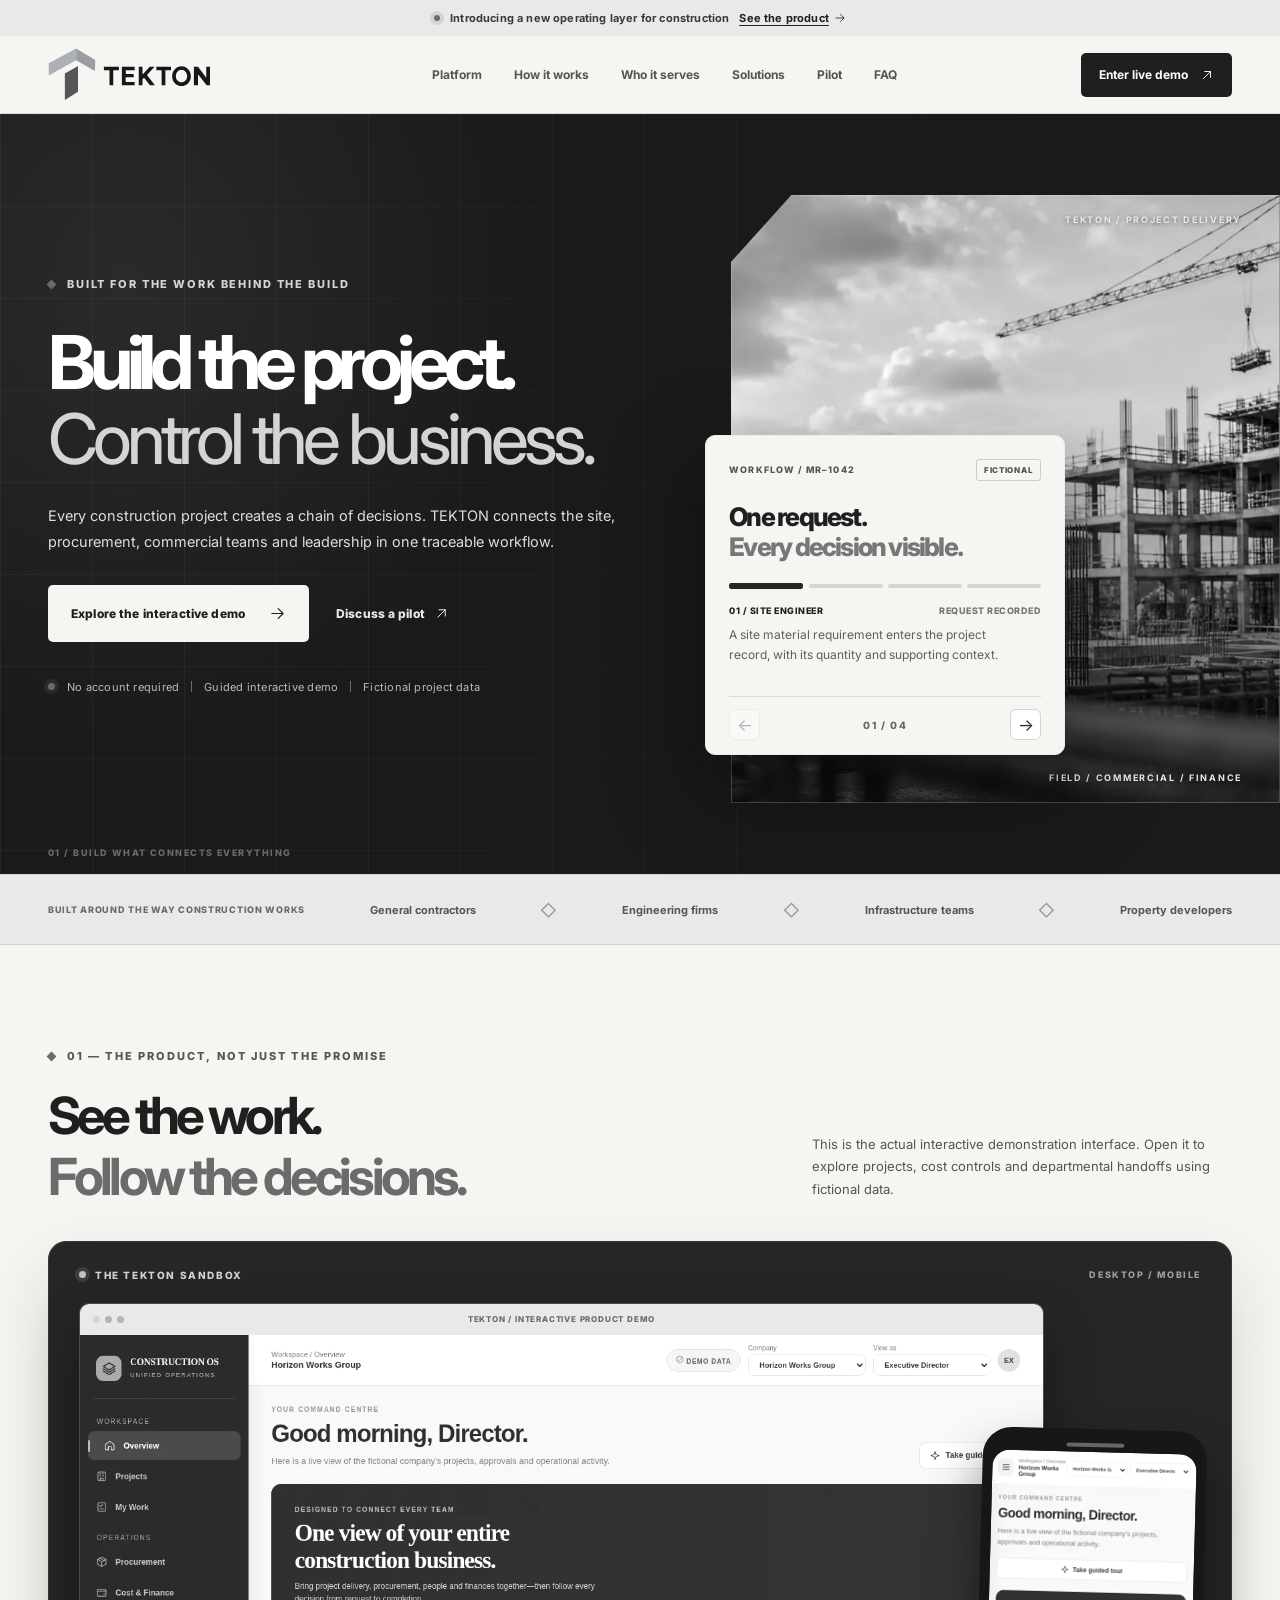
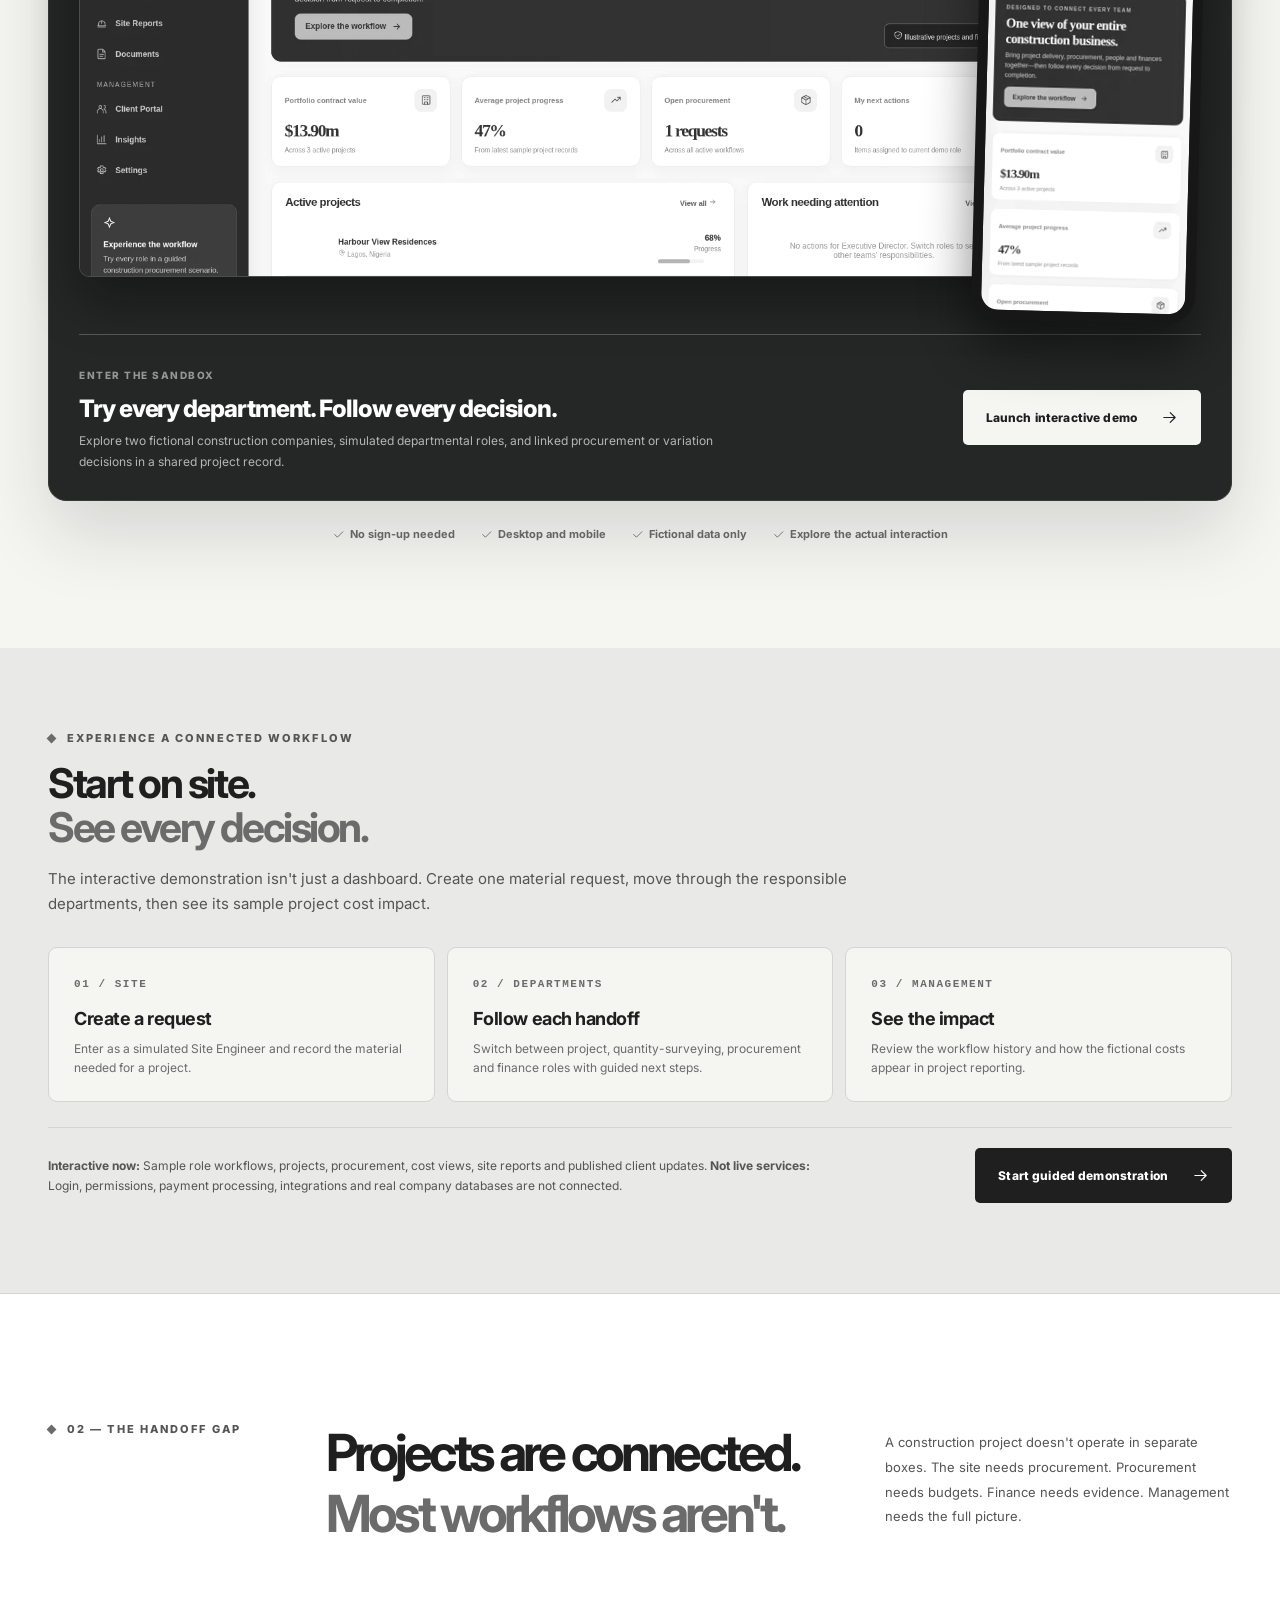
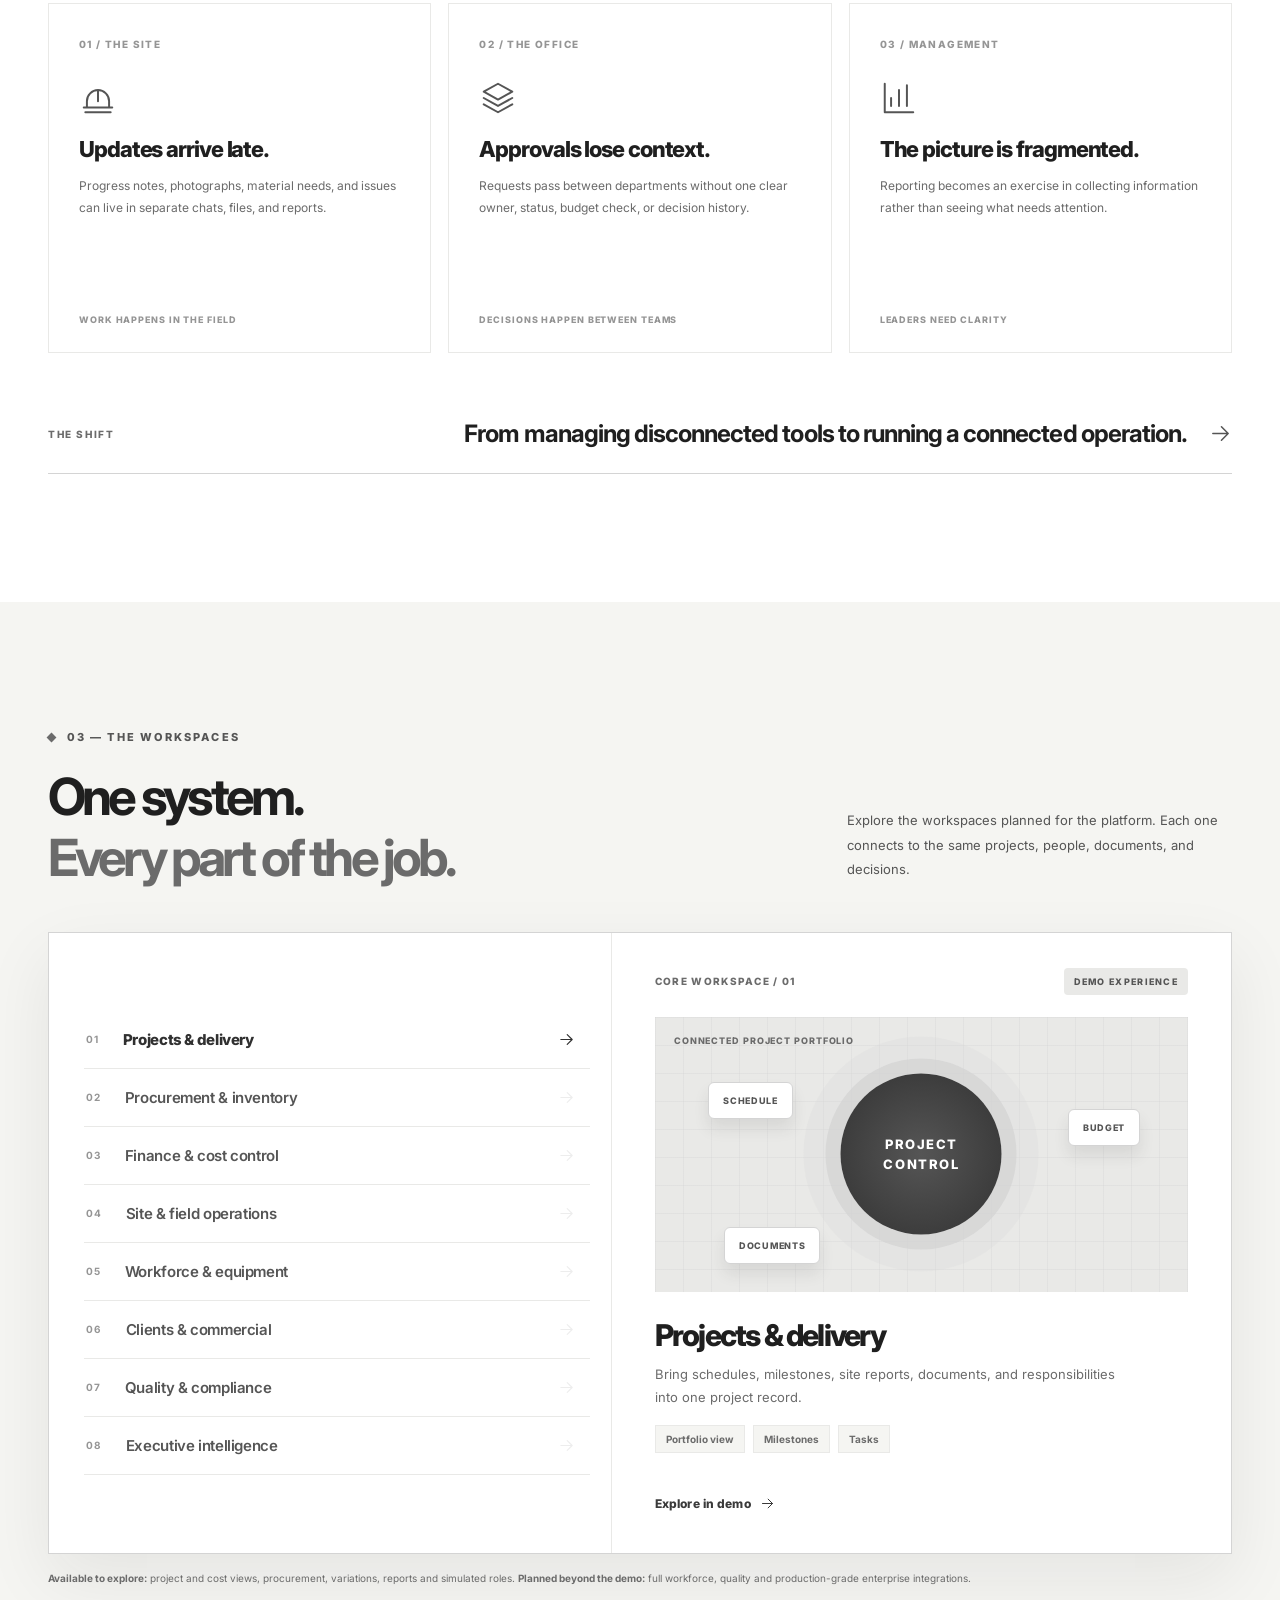
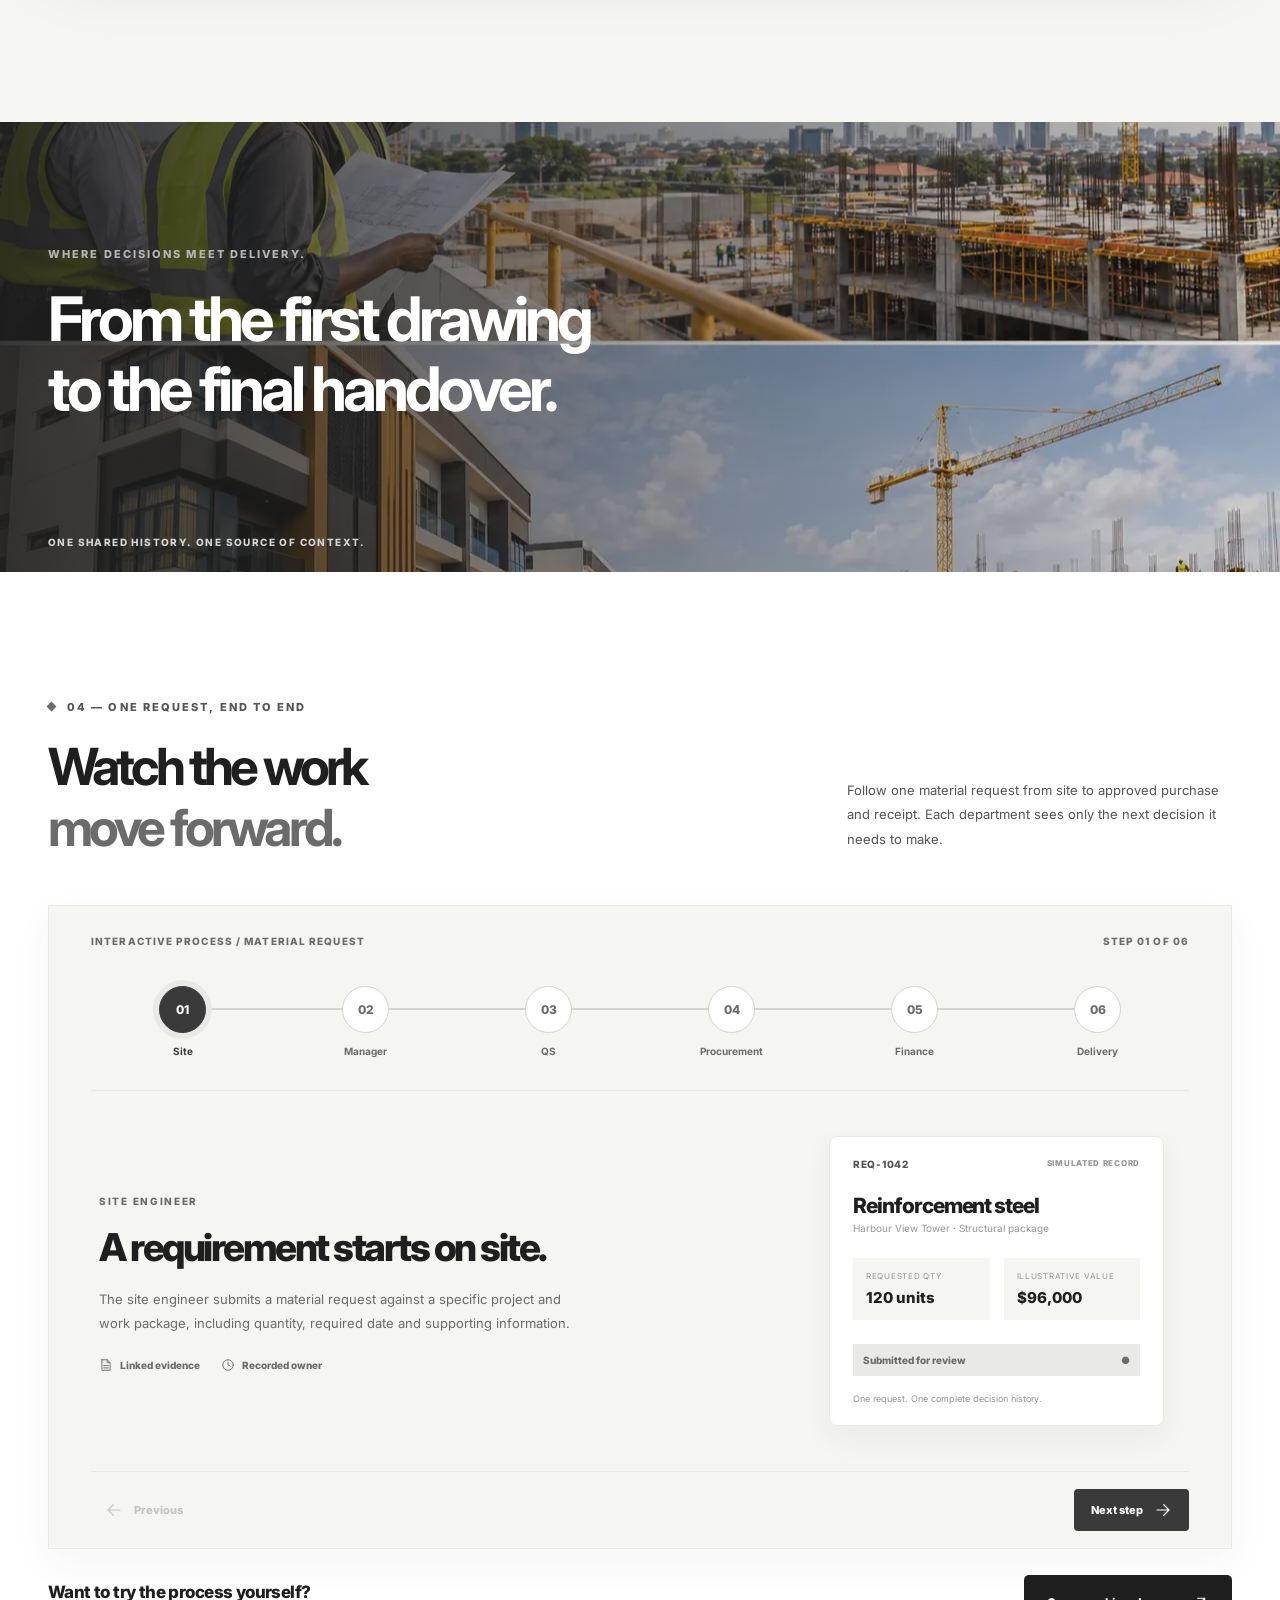
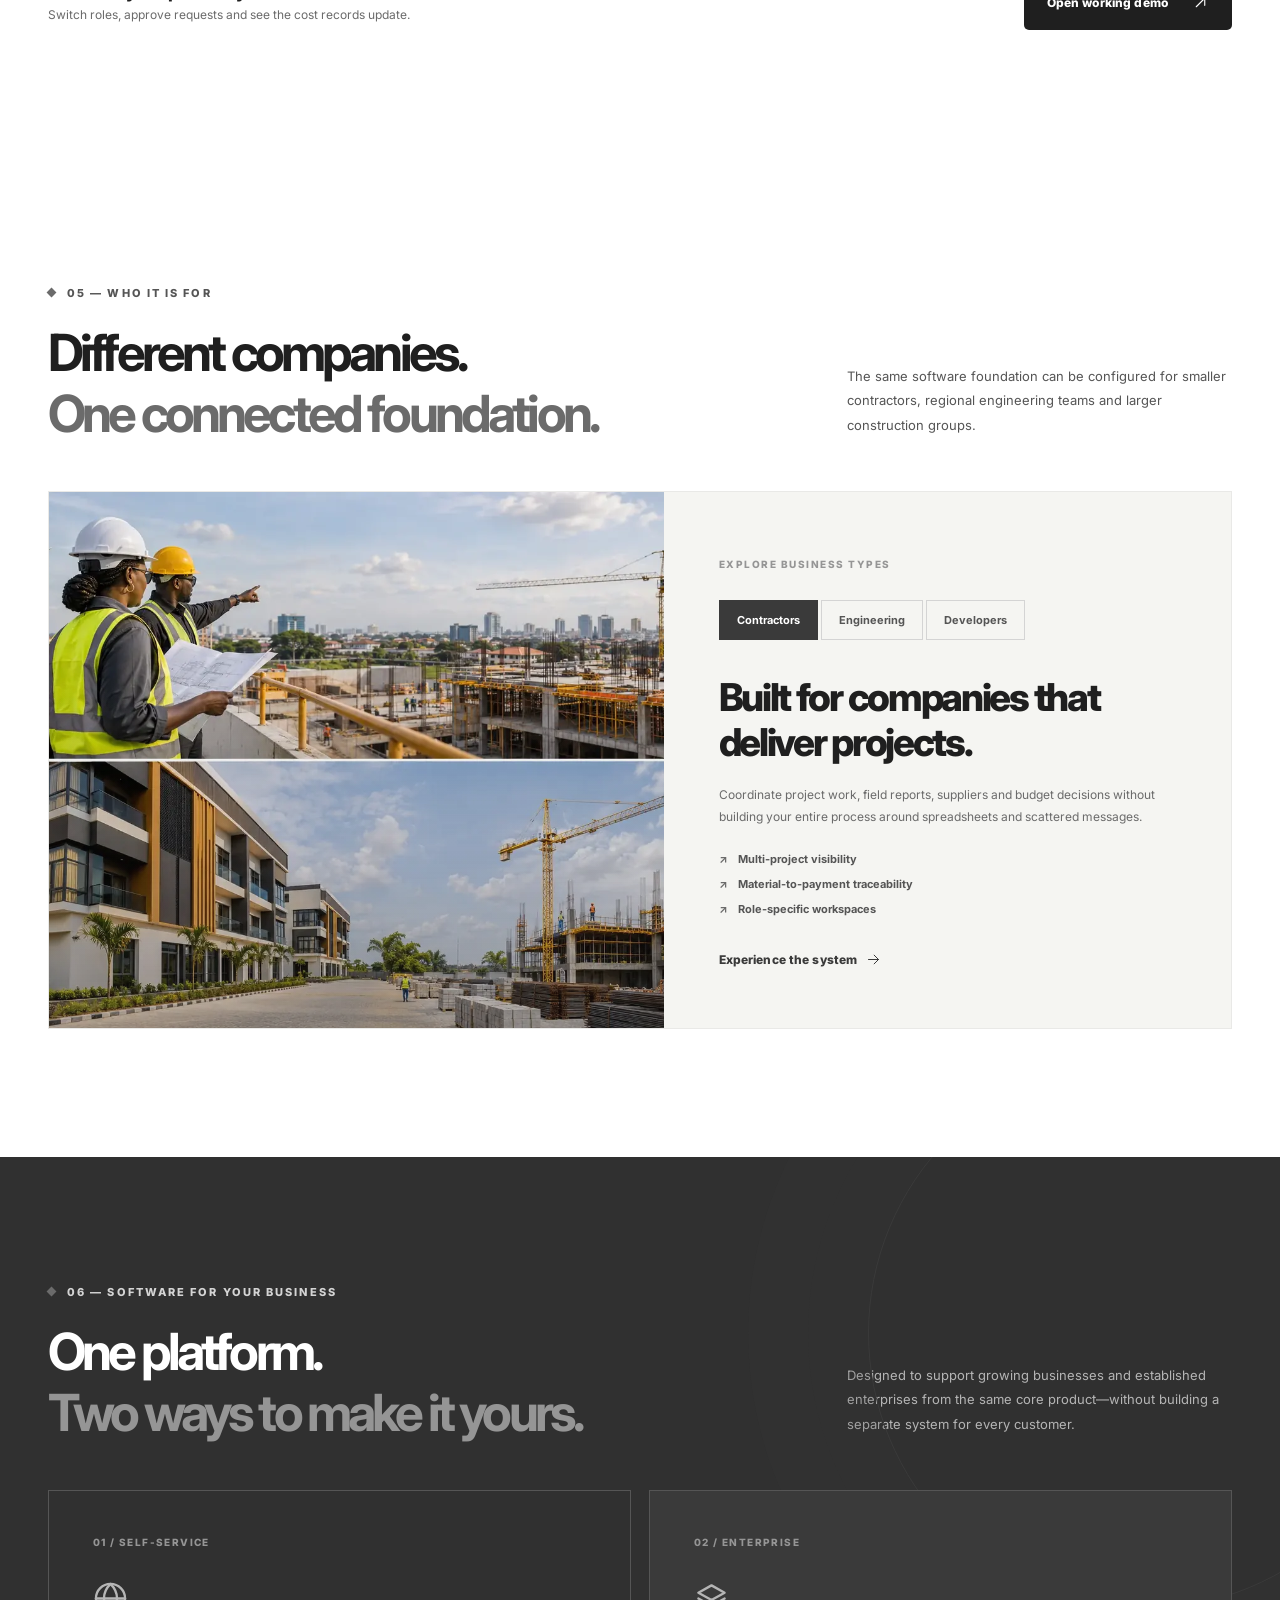
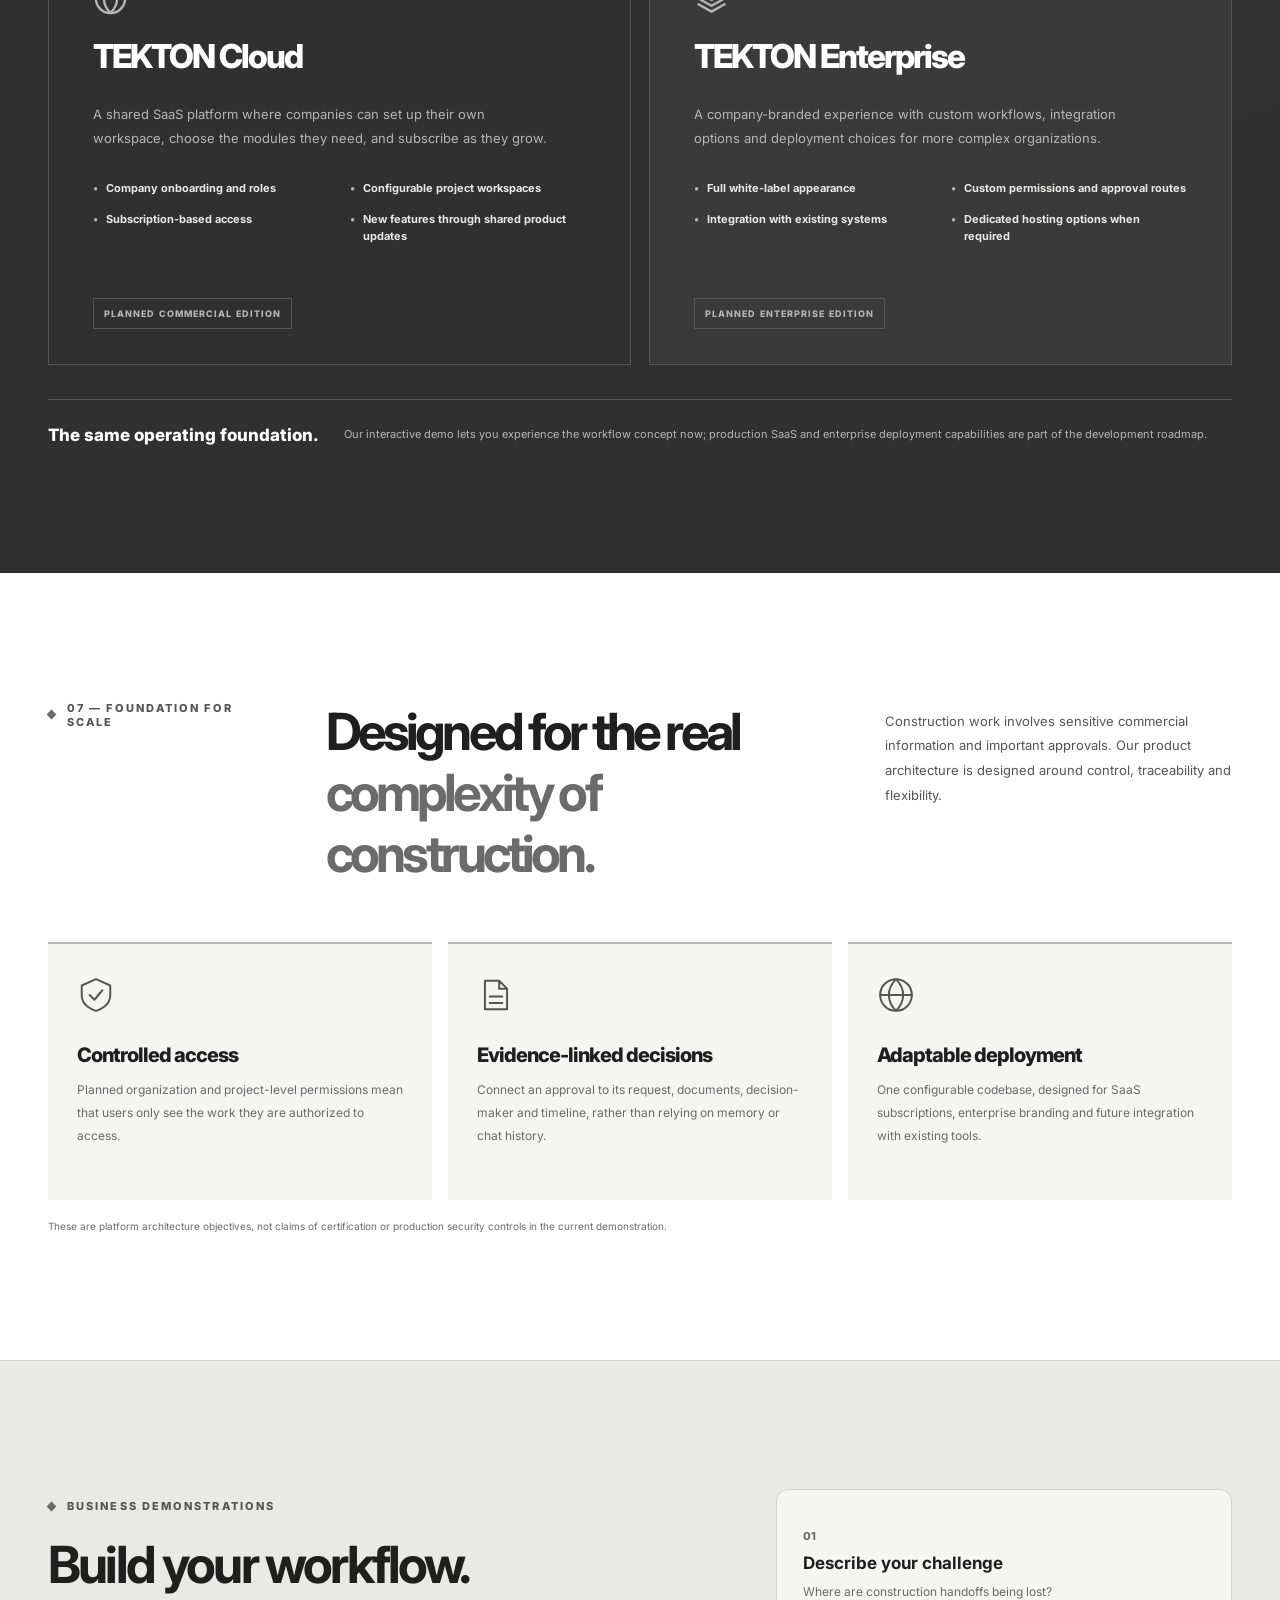
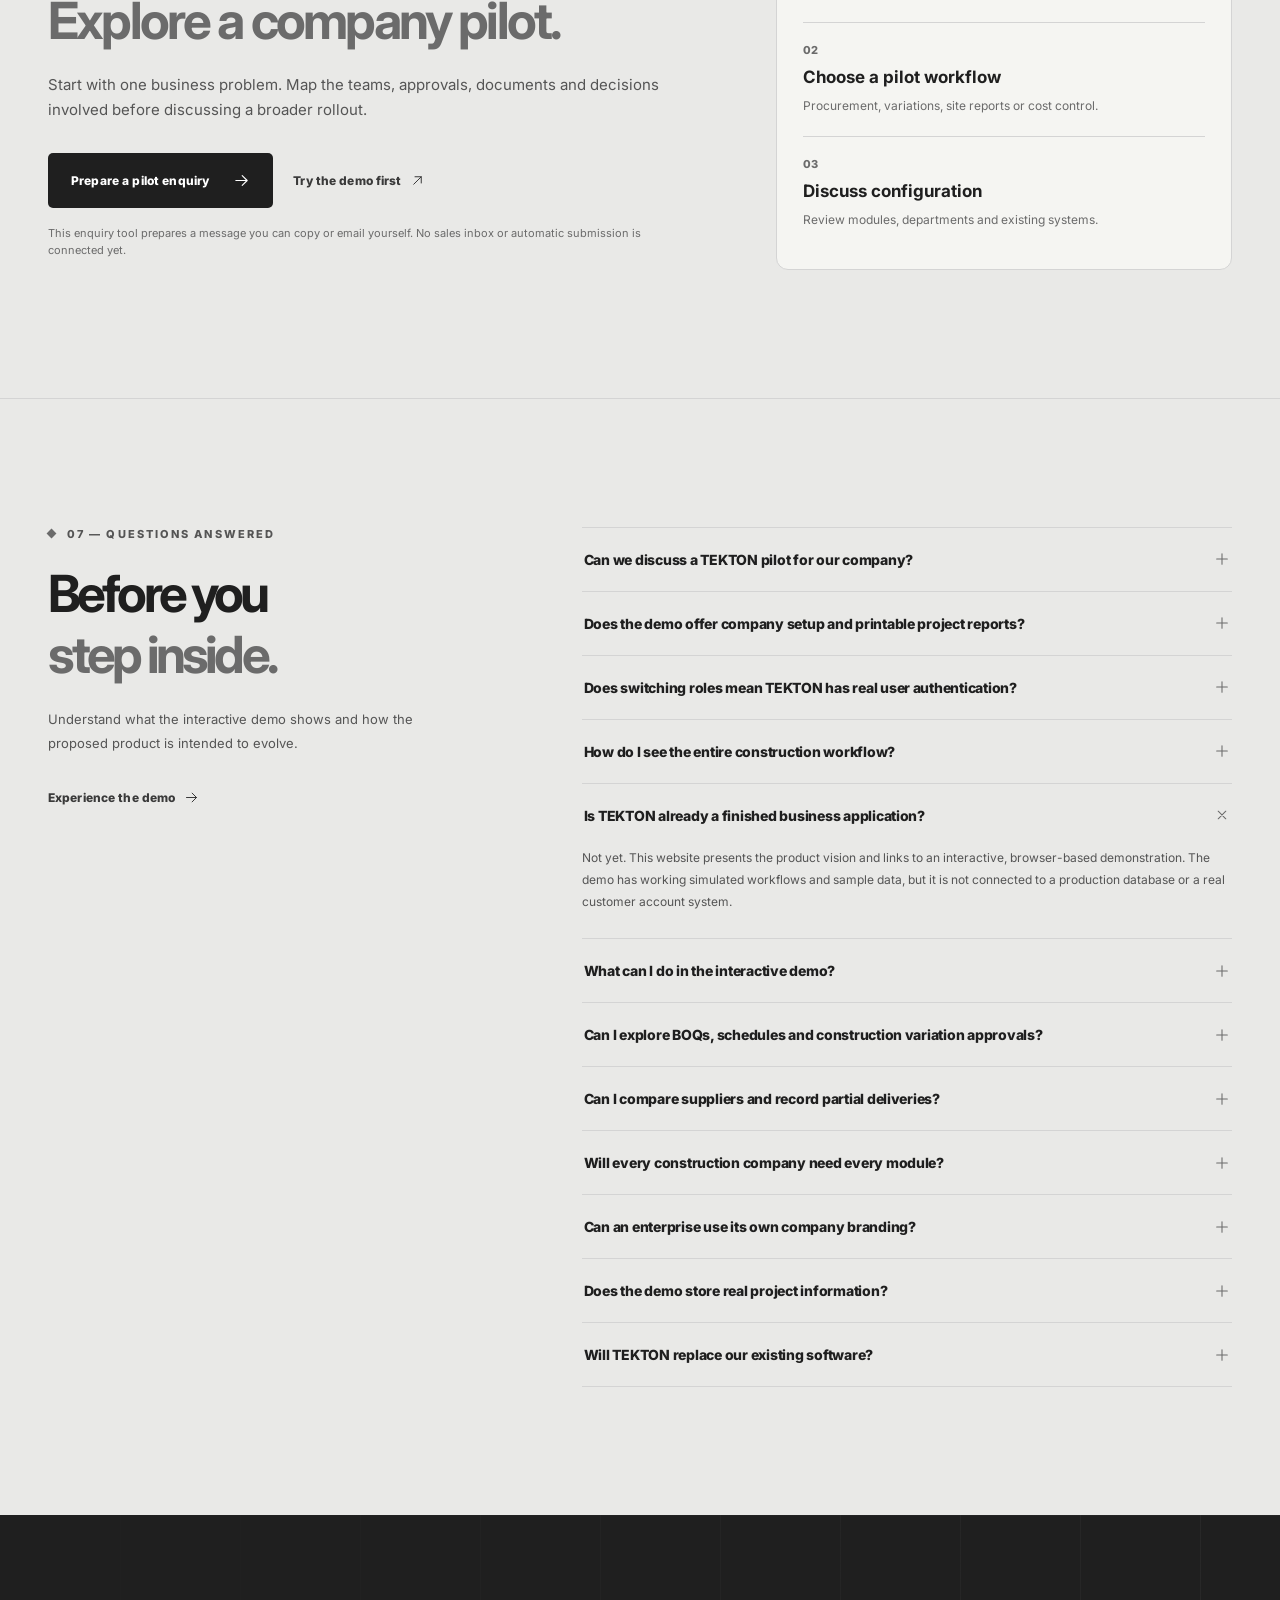
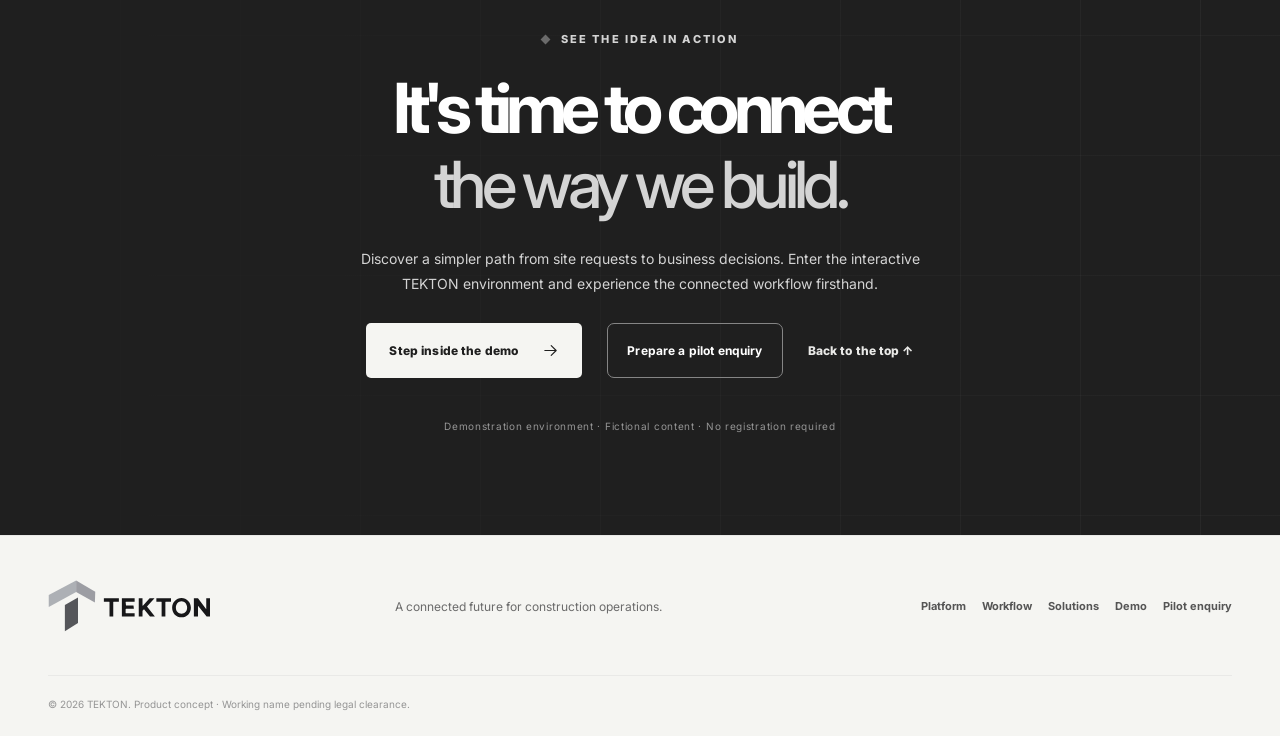
<file: index.html>
<!DOCTYPE html>
<html lang="en">
<head>
  <meta charset="UTF-8"/>
  <meta name="viewport" content="width=device-width, initial-scale=1"/>
  <meta name="theme-color" content="#1F1F1F"/>
  <meta name="description" content="TEKTON is a proposed construction operating system connecting projects, procurement, fieldwork and financial decisions in one shared flow. Try the interactive demonstration."/>
  <meta property="og:title" content="TEKTON — The Operating System for Construction"/>
  <meta property="og:description" content="Experience the work behind construction: site requests, approvals, procurement and project decisions in one interactive TEKTON demo."/><meta property="og:image" content="https://tekton-sooty.vercel.app/assets/product-dashboard.webp"/><meta name="twitter:card" content="summary_large_image"/>
  <title>TEKTON — The Operating System for Construction</title>
  <link rel="icon" href="brand/icons/svg/tekton-favicon.svg" type="image/svg+xml" />
  <link rel="preconnect" href="https://fonts.googleapis.com"/>
  <link rel="preconnect" href="https://fonts.gstatic.com" crossorigin/>
  <link href="https://fonts.googleapis.com/css2?family=Inter:wght@400;500;600;700;800&display=swap" rel="stylesheet"/>
  <link rel="stylesheet" href="brand/tokens/tekton.css"/>
  <link rel="stylesheet" href="styles.css"/>
  <link rel="stylesheet" href="landing-v4.css"/>
</head>
<body>
  <a class="skip" href="#main">Skip to content</a>
  <svg xmlns="http://www.w3.org/2000/svg" class="svg-defs" aria-hidden="true"><defs>
    <symbol id="i-arrow" viewBox="0 0 24 24"><path d="M4 12h16m-7-7 7 7-7 7"/></symbol>
    <symbol id="i-diagonal" viewBox="0 0 24 24"><path d="M6 18 18 6M8 6h10v10"/></symbol>
    <symbol id="i-check" viewBox="0 0 24 24"><path d="m5 12 5 5L20 7"/></symbol>
    <symbol id="i-plus" viewBox="0 0 24 24"><path d="M12 4v16M4 12h16"/></symbol>
    <symbol id="i-menu" viewBox="0 0 24 24"><path d="M3 6h18M3 12h18M3 18h18"/></symbol>
    <symbol id="i-close" viewBox="0 0 24 24"><path d="m5 5 14 14M19 5 5 19"/></symbol>
    <symbol id="i-chevron" viewBox="0 0 24 24"><path d="m6 9 6 6 6-6"/></symbol>
    <symbol id="i-helmet" viewBox="0 0 24 24"><path d="M3 18h18M5 18v-4a7 7 0 0 1 14 0v4M12 7v7M4 21h16"/></symbol>
    <symbol id="i-layers" viewBox="0 0 24 24"><path d="m12 3 9 5-9 5-9-5 9-5Zm-9 9 9 5 9-5M3 16l9 5 9-5"/></symbol>
    <symbol id="i-package" viewBox="0 0 24 24"><path d="m12 2 9 5v10l-9 5-9-5V7l9-5ZM3 7l9 5 9-5M12 12v10"/></symbol>
    <symbol id="i-doc" viewBox="0 0 24 24"><path d="M5 3h9l5 5v13H5V3Zm9 0v5h5M8 13h8M8 17h8"/></symbol>
    <symbol id="i-team" viewBox="0 0 24 24"><circle cx="9" cy="8" r="3"/><path d="M3 20v-3a6 6 0 0 1 12 0v3M17 5c4 0 4 6 0 6m4 9v-3a6 6 0 0 0-4-5"/></symbol>
    <symbol id="i-chart" viewBox="0 0 24 24"><path d="M3 3v18h18M7 17v-5m5 5V7m5 10V4"/></symbol>
    <symbol id="i-shield" viewBox="0 0 24 24"><path d="m12 2 9 4v6c0 5-3 8-9 10C6 20 3 17 3 12V6l9-4Zm-4 10 3 3 5-6"/></symbol>
    <symbol id="i-globe" viewBox="0 0 24 24"><circle cx="12" cy="12" r="10"/><path d="M2 12h20M12 2c6 6 6 14 0 20M12 2c-6 6-6 14 0 20"/></symbol>
    <symbol id="i-clock" viewBox="0 0 24 24"><circle cx="12" cy="12" r="9"/><path d="M12 7v5l4 2"/></symbol>
  </defs></svg>
  <div class="site-progress" id="siteProgress" aria-hidden="true"></div>
  <div class="notice"><span class="pulse"></span> Introducing a new operating layer for construction <a href="#experience">See the product <svg class="ico"><use href="#i-arrow"/></svg></a></div>
  <header class="site-header" id="siteHeader">
    <div class="container nav-inner">
      <a class="brand" href="#top" aria-label="TEKTON home"><img src="brand/logos/svg/tekton-primary-light.svg" alt="TEKTON" width="165" height="54" /></a>
      <nav class="main-nav" id="mainNav" aria-label="Primary navigation">
        <a href="#platform">Platform</a><a href="#workflow">How it works</a><a href="#solutions">Who it serves</a><a href="#deploy">Solutions</a><a href="pilot/index.html">Pilot</a><a href="#faq">FAQ</a>
      </nav>
      <a class="nav-cta" href="demo/index.html">Enter live demo <svg class="ico"><use href="#i-diagonal"/></svg></a>
      <button class="menu-toggle" id="menuToggle" aria-expanded="false" aria-controls="mainNav" aria-label="Open menu"><svg class="ico"><use href="#i-menu"/></svg></button>
    </div>
  </header>
  <main id="main">
    <section id="top" class="hero-section">
      <div class="hero-grid" aria-hidden="true"></div>
      <div class="container hero-content">
        <div class="hero-copy reveal">
          <div class="section-kicker light"><span class="kicker-square"></span> BUILT FOR THE WORK BEHIND THE BUILD</div>
          <h1>Build the project.<br/><em>Control the business.</em></h1>
          <p>Every construction project creates a chain of decisions. TEKTON connects the site, procurement, commercial teams and leadership in one traceable workflow.</p>
          <div class="hero-actions"><a class="btn btn-warm" href="demo/index.html">Explore the interactive demo <svg class="ico"><use href="#i-arrow"/></svg></a><a class="subtle-link light-link" href="pilot/index.html">Discuss a pilot <svg class="ico"><use href="#i-diagonal"/></svg></a></div>
          <div class="hero-bottomline"><span class="small-led"></span> No account required <span class="mini-divider"></span> Guided interactive demo <span class="mini-divider"></span> Fictional project data</div>
        </div>
        <div class="hero-art reveal delay-one">
          <div class="hero-photo" role="img" aria-label="Construction professionals managing a high-rise building project"></div>
          <div class="hero-coordinate top">TEKTON / PROJECT DELIVERY</div><div class="hero-coordinate bottom">FIELD  /  COMMERCIAL  /  FINANCE</div>
          <div class="hero-interface" aria-label="Illustrative site-to-finance workflow"><div class="interface-top"><span class="mini-badge">WORKFLOW / MR–1042</span><span class="interface-live">FICTIONAL</span></div><div class="interface-title">One request.<br/><span>Every decision visible.</span></div><div class="hero-stage-track" aria-label="Workflow stages"><span class="active" data-hero-dot="0"></span><span data-hero-dot="1"></span><span data-hero-dot="2"></span><span data-hero-dot="3"></span></div><div class="hero-stage-meta"><span id="heroStageRole">01 / SITE ENGINEER</span><span id="heroStageStatus">REQUEST RECORDED</span></div><p id="heroStageDescription" class="hero-stage-description" aria-live="polite">A material requirement enters the project record, with its quantity and supporting context.</p><div class="hero-stage-controls"><button id="heroStagePrev" type="button" aria-label="Previous workflow stage" disabled>←</button><span id="heroStageCounter">01 / 04</span><button id="heroStageNext" type="button" aria-label="Next workflow stage">→</button></div></div>
        </div>
      </div>
      <div class="hero-edge-label" aria-hidden="true">01 / BUILD WHAT CONNECTS EVERYTHING</div>
    </section>
    <div class="sector-bar" aria-label="Product sectors"><div class="container sector-inner"><span>Built around the way construction works</span><span>General contractors</span><span class="diamond">◇</span><span>Engineering firms</span><span class="diamond">◇</span><span>Infrastructure teams</span><span class="diamond">◇</span><span>Property developers</span></div></div>
    <section class="experience-section section-space" id="experience"><div class="container"><div class="section-header reveal"><div><div class="section-kicker"><span class="kicker-square"></span> 01 — THE PRODUCT, NOT JUST THE PROMISE</div><h2>See the work.<br/><span>Follow the decisions.</span></h2></div><p>This is the actual interactive demonstration interface. Open it to explore projects, cost controls and departmental handoffs using fictional data.</p></div><div class="experience-frame reveal"><div class="experience-screen-label"><span class="experience-status-dot" aria-hidden="true"></span> THE TEKTON SANDBOX <span>DESKTOP / MOBILE</span></div><div class="experience-devices"><div class="frame-window"><div class="frame-chrome"><span></span><span></span><span></span><div class="chrome-domain">TEKTON / INTERACTIVE PRODUCT DEMO</div></div><a href="demo/index.html" aria-label="Open full-screen interactive product demo"><img src="assets/product-dashboard.webp" alt="TEKTON demonstration dashboard with fictional construction project metrics" loading="lazy" width="1375" height="825"/></a></div><a class="experience-phone" href="demo/index.html" aria-label="See the mobile TEKTON demonstration"><span class="phone-speaker"></span><img src="assets/product-mobile.webp" alt="TEKTON mobile demo interface" loading="lazy" width="375" height="750"/></a></div><div class="experience-note"><div><span class="eyebrow-mini">ENTER THE SANDBOX</span><strong>Try every department. Follow every decision.</strong><p>Explore two fictional construction companies, simulated departmental roles, and linked procurement or variation decisions in a shared project record.</p></div><a class="btn btn-warm" href="demo/index.html">Launch interactive demo <svg class="ico"><use href="#i-arrow"/></svg></a></div></div><div class="experience-chips"><span><svg class="ico"><use href="#i-check"/></svg> No sign-up needed</span><span><svg class="ico"><use href="#i-check"/></svg> Desktop and mobile</span><span><svg class="ico"><use href="#i-check"/></svg> Fictional data only</span><span><svg class="ico"><use href="#i-check"/></svg> Explore the actual interaction</span></div></div></section>
    <section class="demo-clarity section-space" id="demo-guide"><div class="container"><div class="section-kicker"><span class="kicker-square"></span> EXPERIENCE A CONNECTED WORKFLOW</div><h2>Start on site.<br/><span>See every decision.</span></h2><p class="demo-clarity-lead">The interactive demonstration isn't just a dashboard. Create one material request, move through the responsible departments, then see its sample project cost impact.</p><div class="demo-clarity-grid"><article><span>01 / SITE</span><h3>Create a request</h3><p>Enter as a simulated Site Engineer and record the material needed for a project.</p></article><article><span>02 / DEPARTMENTS</span><h3>Follow each handoff</h3><p>Switch between project, quantity-surveying, procurement and finance roles with guided next steps.</p></article><article><span>03 / MANAGEMENT</span><h3>See the impact</h3><p>Review the workflow history and how the fictional costs appear in project reporting.</p></article></div><div class="demo-clarity-footer"><p><strong>Interactive now:</strong> Sample role workflows, projects, procurement, cost views, site reports and published client updates. <strong>Not live services:</strong> Login, permissions, payment processing, integrations and real company databases are not connected.</p><a class="btn btn-dark" href="demo/index.html">Start guided demonstration <svg class="ico"><use href="#i-arrow"/></svg></a></div></div></section>
<section class="story-section section-space" id="why">
      <div class="container"><div class="split-heading reveal"><div class="section-kicker"><span class="kicker-square"></span> 02 — THE HANDOFF GAP</div><h2>Projects are connected.<br/><span>Most workflows aren't.</span></h2><p>A construction project doesn't operate in separate boxes. The site needs procurement. Procurement needs budgets. Finance needs evidence. Management needs the full picture.</p></div>
        <div class="problem-grid">
          <article class="problem-card reveal"><div class="problem-num">01 / THE SITE</div><svg class="big-line-ico"><use href="#i-helmet"/></svg><h3>Updates arrive late.</h3><p>Progress notes, photographs, material needs, and issues can live in separate chats, files, and reports.</p><span>WORK HAPPENS IN THE FIELD</span></article>
          <article class="problem-card reveal delay-one"><div class="problem-num">02 / THE OFFICE</div><svg class="big-line-ico"><use href="#i-layers"/></svg><h3>Approvals lose context.</h3><p>Requests pass between departments without one clear owner, status, budget check, or decision history.</p><span>DECISIONS HAPPEN BETWEEN TEAMS</span></article>
          <article class="problem-card reveal delay-two"><div class="problem-num">03 / MANAGEMENT</div><svg class="big-line-ico"><use href="#i-chart"/></svg><h3>The picture is fragmented.</h3><p>Reporting becomes an exercise in collecting information rather than seeing what needs attention.</p><span>LEADERS NEED CLARITY</span></article>
        </div>
        <div class="statement-row reveal"><span>THE SHIFT</span><strong>From managing disconnected tools to running a connected operation.</strong><svg class="ico"><use href="#i-arrow"/></svg></div>
      </div>
    </section>
    <section class="platform-section section-space" id="platform">
      <div class="container"><div class="section-header reveal"><div><div class="section-kicker"><span class="kicker-square"></span> 03 — THE WORKSPACES</div><h2>One system.<br/><span>Every part of the job.</span></h2></div><p>Explore the workspaces planned for the platform. Each one connects to the same projects, people, documents, and decisions.</p></div>
      <div class="platform-browser reveal"><div class="module-menu" id="moduleMenu" role="tablist" aria-label="Platform modules">
          <button class="module-tab active" role="tab" id="tab-projects" aria-selected="true" data-module="projects"><span class="module-number">01</span><span>Projects & delivery</span><svg class="ico"><use href="#i-arrow"/></svg></button>
          <button class="module-tab" role="tab" id="tab-procurement" aria-selected="false" data-module="procurement"><span class="module-number">02</span><span>Procurement & inventory</span><svg class="ico"><use href="#i-arrow"/></svg></button>
          <button class="module-tab" role="tab" id="tab-finance" aria-selected="false" data-module="finance"><span class="module-number">03</span><span>Finance & cost control</span><svg class="ico"><use href="#i-arrow"/></svg></button>
          <button class="module-tab" role="tab" id="tab-field" aria-selected="false" data-module="field"><span class="module-number">04</span><span>Site & field operations</span><svg class="ico"><use href="#i-arrow"/></svg></button>
          <button class="module-tab" role="tab" id="tab-workforce" aria-selected="false" data-module="workforce"><span class="module-number">05</span><span>Workforce & equipment</span><svg class="ico"><use href="#i-arrow"/></svg></button>
          <button class="module-tab" role="tab" id="tab-commercial" aria-selected="false" data-module="commercial"><span class="module-number">06</span><span>Clients & commercial</span><svg class="ico"><use href="#i-arrow"/></svg></button>
          <button class="module-tab" role="tab" id="tab-quality" aria-selected="false" data-module="quality"><span class="module-number">07</span><span>Quality & compliance</span><svg class="ico"><use href="#i-arrow"/></svg></button>
          <button class="module-tab" role="tab" id="tab-intelligence" aria-selected="false" data-module="intelligence"><span class="module-number">08</span><span>Executive intelligence</span><svg class="ico"><use href="#i-arrow"/></svg></button>
        </div><div class="module-detail" id="moduleDetail" role="tabpanel" aria-labelledby="tab-projects" tabindex="0"><div class="module-detail-top"><span class="detail-label">CORE WORKSPACE / 01</span><span class="stage-pill">DEMO EXPERIENCE</span></div><div class="detail-visual"><div class="visual-grid"></div><div class="visual-graphic"><span class="graphic-legend">CONNECTED PROJECT PORTFOLIO</span><div class="graphic-circle circle-one"><div class="circle-inner">PROJECT<br/>CONTROL</div></div><div class="graphic-node node-a">SCHEDULE</div><div class="graphic-node node-b">BUDGET</div><div class="graphic-node node-c">DOCUMENTS</div></div></div><h3 id="moduleTitle">Projects & delivery</h3><p id="moduleDescription">Bring schedules, milestones, site reports, documents, and responsibilities into one project record.</p><div id="moduleTags" class="detail-tags"><span>Portfolio view</span><span>Milestones</span><span>Tasks</span></div><a class="subtle-link" id="moduleCTA" href="demo/index.html">Explore in demo <svg class="ico"><use href="#i-arrow"/></svg></a></div></div>
        <p class="platform-footnote"><strong>Available to explore:</strong> project and cost views, procurement, variations, reports and simulated roles. <strong>Planned beyond the demo:</strong> full workforce, quality and production-grade enterprise integrations.</p>
      </div>
    </section>
    <section class="fullbleed-photo reveal" aria-label="Construction operations context"><div class="photo-overlay container"><div class="photo-label">WHERE DECISIONS MEET DELIVERY.</div><h2>From the first drawing<br/>to the final handover.</h2><div class="photo-bottom">ONE SHARED HISTORY. ONE SOURCE OF CONTEXT.</div></div></section>
    <section class="workflow-section section-space" id="workflow"><div class="container"><div class="section-header reveal"><div><div class="section-kicker"><span class="kicker-square"></span> 04 — ONE REQUEST, END TO END</div><h2>Watch the work<br/><span>move forward.</span></h2></div><p>Follow one material request from site to approved purchase and receipt. Each department sees only the next decision it needs to make.</p></div>
      <div class="workflow-shell reveal"><div class="workflow-caption"><span>INTERACTIVE PROCESS / MATERIAL REQUEST</span><span id="workflowCounter">STEP 01 OF 06</span></div><div class="workflow-steps" id="workflowSteps"><button class="step-dot current" data-step="0" aria-current="step"><span>01</span><small>Site</small></button><button class="step-dot" data-step="1"><span>02</span><small>Manager</small></button><button class="step-dot" data-step="2"><span>03</span><small>QS</small></button><button class="step-dot" data-step="3"><span>04</span><small>Procurement</small></button><button class="step-dot" data-step="4"><span>05</span><small>Finance</small></button><button class="step-dot" data-step="5"><span>06</span><small>Delivery</small></button></div>
      <div class="workflow-main"><div class="workflow-info"><span id="workflowRole" class="workflow-role">SITE ENGINEER</span><h3 id="workflowTitle">A requirement starts on site.</h3><p id="workflowCopy">The site engineer submits a material request against a specific project and work package, including quantity, required date and supporting information.</p><div id="workflowMeta" class="workflow-metadata"><span><svg class="ico"><use href="#i-doc"/></svg> Linked evidence</span><span><svg class="ico"><use href="#i-clock"/></svg> Recorded owner</span></div></div><div class="workflow-card"><div class="workflow-card-head"><span>REQ-1042</span><span class="workflow-live">SIMULATED RECORD</span></div><div class="workflow-card-title">Reinforcement steel</div><div class="workflow-card-sub">Harbour View Tower · Structural package</div><div class="wf-value-grid"><div><small>REQUESTED QTY</small><b>120 units</b></div><div><small>ILLUSTRATIVE VALUE</small><b>$96,000</b></div></div><div class="workflow-card-state"><span id="workflowStatus">Submitted for review</span><span>●</span></div><div class="workflow-card-foot">One request. One complete decision history.</div></div></div><div class="workflow-controls"><button id="workflowPrev" class="workflow-control" disabled><svg class="ico reverse"><use href="#i-arrow"/></svg> Previous</button><button id="workflowNext" class="workflow-control solid">Next step <svg class="ico"><use href="#i-arrow"/></svg></button></div></div>
      <div class="workflow-bottom reveal"><div><strong>Want to try the process yourself?</strong><span>Switch roles, approve requests and see the cost records update.</span></div><a class="btn btn-dark" href="demo/index.html">Open working demo <svg class="ico"><use href="#i-diagonal"/></svg></a></div>
    </div></section>
    <section class="audience-section section-space" id="solutions"><div class="container"><div class="section-header reveal"><div><div class="section-kicker"><span class="kicker-square"></span> 05 — WHO IT IS FOR</div><h2>Different companies.<br/><span>One connected foundation.</span></h2></div><p>The same software foundation can be configured for smaller contractors, regional engineering teams and larger construction groups.</p></div><div class="audience-shell reveal"><div class="audience-image"></div><div class="audience-panel"><span class="eyebrow-mini">EXPLORE BUSINESS TYPES</span><div class="audience-buttons" id="audienceButtons" role="tablist" aria-label="Construction business types"><button class="audience-button selected" role="tab" aria-selected="true" data-audience="contractor">Contractors</button><button class="audience-button" role="tab" aria-selected="false" data-audience="engineering">Engineering</button><button class="audience-button" role="tab" aria-selected="false" data-audience="developer">Developers</button></div><h3 id="audienceTitle">Built for companies that deliver projects.</h3><p id="audienceCopy">Coordinate project work, field reports, suppliers and budget decisions without building your entire process around spreadsheets and scattered messages.</p><div id="audiencePoints" class="audience-points"><span>Multi-project visibility</span><span>Material-to-payment traceability</span><span>Role-specific workspaces</span></div><a href="demo/index.html" class="subtle-link">Experience the system <svg class="ico"><use href="#i-arrow"/></svg></a></div></div></div></section>
    <section class="deploy-section section-space" id="deploy"><div class="container"><div class="section-header light-head reveal"><div><div class="section-kicker light"><span class="kicker-square"></span> 06 — SOFTWARE FOR YOUR BUSINESS</div><h2>One platform.<br/><span>Two ways to make it yours.</span></h2></div><p>Designed to support growing businesses and established enterprises from the same core product—without building a separate system for every customer.</p></div><div class="deploy-grid"><article class="deploy-card reveal"><div class="deploy-number">01 / SELF-SERVICE</div><svg class="deploy-icon"><use href="#i-globe"/></svg><h3>TEKTON Cloud</h3><p>A shared SaaS platform where companies can set up their own workspace, choose the modules they need, and subscribe as they grow.</p><ul><li>Company onboarding and roles</li><li>Configurable project workspaces</li><li>Subscription-based access</li><li>New features through shared product updates</li></ul><span class="coming-tag">PLANNED COMMERCIAL EDITION</span></article><article class="deploy-card reveal delay-one"><div class="deploy-number">02 / ENTERPRISE</div><svg class="deploy-icon"><use href="#i-layers"/></svg><h3>TEKTON Enterprise</h3><p>A company-branded experience with custom workflows, integration options and deployment choices for more complex organizations.</p><ul><li>Full white-label appearance</li><li>Custom permissions and approval routes</li><li>Integration with existing systems</li><li>Dedicated hosting options when required</li></ul><span class="coming-tag">PLANNED ENTERPRISE EDITION</span></article></div><div class="deploy-note reveal"><strong>The same operating foundation.</strong><span>Our interactive demo lets you experience the workflow concept now; production SaaS and enterprise deployment capabilities are part of the development roadmap.</span></div></div></section>
    <section class="foundation-section section-space"><div class="container"><div class="split-heading reveal"><div class="section-kicker"><span class="kicker-square"></span> 07 — FOUNDATION FOR SCALE</div><h2>Designed for the real<br/><span>complexity of construction.</span></h2><p>Construction work involves sensitive commercial information and important approvals. Our product architecture is designed around control, traceability and flexibility.</p></div><div class="foundation-grid"><article class="foundation-card reveal"><svg class="big-line-ico"><use href="#i-shield"/></svg><h3>Controlled access</h3><p>Planned organization and project-level permissions mean that users only see the work they are authorized to access.</p></article><article class="foundation-card reveal delay-one"><svg class="big-line-ico"><use href="#i-doc"/></svg><h3>Evidence-linked decisions</h3><p>Connect an approval to its request, documents, decision-maker and timeline, rather than relying on memory or chat history.</p></article><article class="foundation-card reveal delay-two"><svg class="big-line-ico"><use href="#i-globe"/></svg><h3>Adaptable deployment</h3><p>One configurable codebase, designed for SaaS subscriptions, enterprise branding and future integration with existing tools.</p></article></div><p class="foundation-caveat">These are platform architecture objectives, not claims of certification or production security controls in the current demonstration.</p></div></section>
    <section class="pilot-path section-space" id="pilot"><div class="container pilot-path-inner"><div><div class="section-kicker"><span class="kicker-square"></span> BUSINESS DEMONSTRATIONS</div><h2>Build your workflow.<br/><span>Explore a company pilot.</span></h2><p>Start with one business problem. Map the teams, approvals, documents and decisions involved before discussing a broader rollout.</p><div class="pilot-path-actions"><a class="btn btn-dark" href="pilot/index.html">Prepare a pilot enquiry <svg class="ico"><use href="#i-arrow"/></svg></a><a class="subtle-link" href="demo/index.html">Try the demo first <svg class="ico"><use href="#i-diagonal"/></svg></a></div><small>This enquiry tool prepares a message you can copy or email yourself. No sales inbox or automatic submission is connected yet.</small></div><div class="pilot-path-steps"><div><span>01</span><strong>Describe your challenge</strong><p>Where are construction handoffs being lost?</p></div><div><span>02</span><strong>Choose a pilot workflow</strong><p>Procurement, variations, site reports or cost control.</p></div><div><span>03</span><strong>Discuss configuration</strong><p>Review modules, departments and existing systems.</p></div></div></div></section>
    <section class="faq-section section-space" id="faq"><div class="container faq-layout"><div class="faq-intro reveal"><div class="section-kicker"><span class="kicker-square"></span> 07 — QUESTIONS ANSWERED</div><h2>Before you<br/><span>step inside.</span></h2><p>Understand what the interactive demo shows and how the proposed product is intended to evolve.</p><a href="demo/index.html" class="subtle-link">Experience the demo <svg class="ico"><use href="#i-arrow"/></svg></a></div><div class="faq-list" id="faqList"><details class="faq-item"><summary>Can we discuss a TEKTON pilot for our company?<svg class="ico"><use href="#i-plus"/></svg></summary><p>Prepare a pilot enquiry on the planning page. You can copy the message or open your email application. No automatic submission or verified sales inbox is connected.</p></details><details class="faq-item"><summary>Does the demo offer company setup and printable project reports?<svg class="ico"><use href="#i-plus"/></svg></summary><p>Yes. Explore the fictional company configuration, sample document/evidence summaries and printable project reports. They use browser-local sample data rather than production accounts or uploaded documents.</p></details><details class="faq-item"><summary>Does switching roles mean TEKTON has real user authentication?<svg class="ico"><use href="#i-plus"/></svg></summary><p>No. The role picker is a demonstration control showing proposed departmental responsibilities. It is not real authentication or a production authorization boundary. Only fictional data should be used.</p></details><details class="faq-item"><summary>How do I see the entire construction workflow?<svg class="ico"><use href="#i-plus"/></svg></summary><p>Open the demo and choose Start guided workflow. Submit a material request as Site Engineer, then use Continue as next department to progress it. The last stage links to the cost summary.</p></details><details class="faq-item" open><summary>Is TEKTON already a finished business application?<svg class="ico"><use href="#i-plus"/></svg></summary><p>Not yet. This website presents the product vision and links to an interactive, browser-based demonstration. The demo has working simulated workflows and sample data, but it is not connected to a production database or a real customer account system.</p></details><details class="faq-item"><summary>What can I do in the interactive demo?<svg class="ico"><use href="#i-plus"/></svg></summary><p>Explore executive dashboards, project BOQ and schedule views, construction variations, procurement, costs, site reports, documents, client views and insights. Switch between simulated roles to move material requests and change orders through their approval stages. Actions affect demo data in your browser.</p></details><details class="faq-item"><summary>Can I explore BOQs, schedules and construction variation approvals?<svg class="ico"><use href="#i-plus"/></svg></summary><p>Yes. Open a sample project to explore illustrative BOQ cost codes, milestone scheduling and variation history. In Variations, the guided change order moves through technical assessment, QS costing, management authorization, client consent and final application. Only an applied change updates the fictional budget.</p></details><details class="faq-item"><summary>Can I compare suppliers and record partial deliveries?<svg class="ico"><use href="#i-plus"/></svg></summary><p>Yes. The Procurement demonstration includes fictional supplier quotations, selection reasoning, delivery-note references, partial and disputed receipt scenarios, and simulated invoice matching. No purchase orders are sent to vendors and no payments are processed.</p></details><details class="faq-item"><summary>Will every construction company need every module?<svg class="ico"><use href="#i-plus"/></svg></summary><p>No. The architecture is modular. Smaller teams can focus on the essentials while more complex companies can configure additional operational modules, workflows and permissions.</p></details><details class="faq-item"><summary>Can an enterprise use its own company branding?<svg class="ico"><use href="#i-plus"/></svg></summary><p>That is part of the planned enterprise edition. The design supports customizable logos, colours, domains, departments and approval rules, with separate hosting options where appropriate.</p></details><details class="faq-item"><summary>Does the demo store real project information?<svg class="ico"><use href="#i-plus"/></svg></summary><p>No. The experience uses fictional sample companies and projects. Demo changes are stored locally in your browser and are not an authorized environment for client documents or sensitive financial information.</p></details><details class="faq-item"><summary>Will TEKTON replace our existing software?<svg class="ico"><use href="#i-plus"/></svg></summary><p>Not necessarily. The product is designed to make construction workflows more connected and to integrate with existing systems where that delivers more value than replacing them.</p></details></div></div></section>
    <section class="final-cta" id="final-cta"><div class="final-grid" aria-hidden="true"></div><div class="container final-content reveal"><div class="section-kicker light"><span class="kicker-square"></span> SEE THE IDEA IN ACTION</div><h2>It's time to connect<br/><em>the way we build.</em></h2><p>Discover a simpler path from site requests to business decisions. Enter the interactive TEKTON environment and experience the connected workflow firsthand.</p><div class="final-actions"><a class="btn btn-warm" href="demo/index.html">Step inside the demo <svg class="ico"><use href="#i-arrow"/></svg></a><a class="btn btn-pilot" href="pilot/index.html">Prepare a pilot enquiry</a><a class="subtle-link light-link" href="#top">Back to the top ↑</a></div><span class="footer-note">Demonstration environment · Fictional content · No registration required</span></div></section>
  </main>
  <footer class="footer"><div class="container footer-layout"><a href="#top" class="brand" aria-label="TEKTON home"><img src="brand/logos/svg/tekton-primary-light.svg" alt="TEKTON" width="165" height="54" /></a><p>A connected future for construction operations.</p><div class="footer-links"><a href="#platform">Platform</a><a href="#workflow">Workflow</a><a href="#deploy">Solutions</a><a href="demo/index.html">Demo</a><a href="pilot/index.html">Pilot enquiry</a></div><div class="footer-small">© <span id="year">2026</span> TEKTON. Product concept · Working name pending legal clearance.</div></div></footer>
  <script src="main.js" defer></script>
  <script src="landing-v4.js" defer></script>
</body>
</html>
</file>
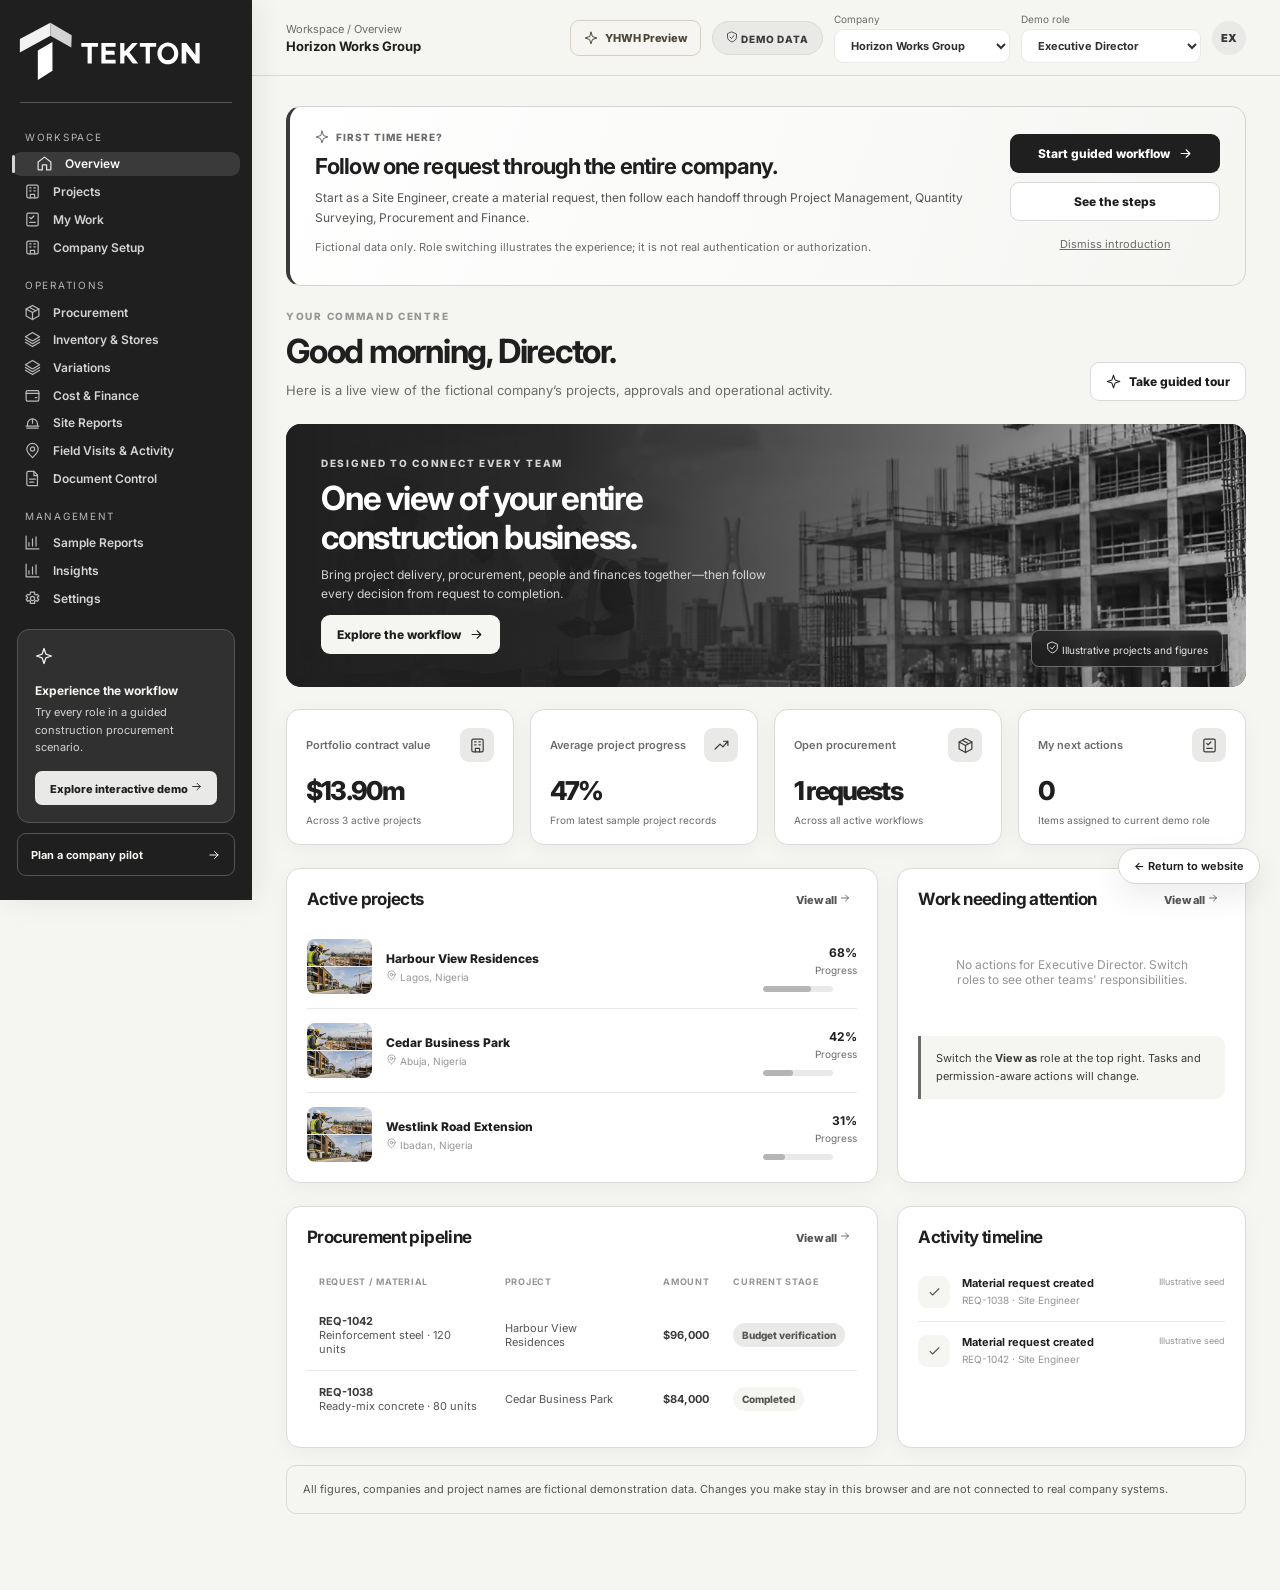
<file: demo/index.html>
<!doctype html>
<html lang="en">
<head>
  <meta charset="UTF-8" />
  <meta name="viewport" content="width=device-width, initial-scale=1" />
  <meta name="theme-color" content="#F5F5F2" />
  <meta name="description" content="Interactive demonstration of a unified construction operating system for project delivery, procurement, site operations and financial oversight." />
  <title>TEKTON — Interactive Demo</title>
  <link rel="icon" type="image/svg+xml" href="../brand/icons/svg/tekton-favicon.svg" />
  <link rel="stylesheet" href="../brand/tokens/tekton.css" />
  <link rel="stylesheet" href="styles.css" />
  <link rel="stylesheet" href="inventory.css" />
  <link rel="stylesheet" href="access.css" />
  <link rel="stylesheet" href="visits.css" />
  <link rel="stylesheet" href="yhwh-presentation.css" />
  <link rel="stylesheet" href="yhwh-mobile.css" />
  <link rel="stylesheet" href="project-creation.css" />
  <style>.site-back{position:fixed;bottom:16px;right:20px;z-index:90;border:1px solid #D4D4D4;background:#FFFFFF;color:#1F1F1F;text-decoration:none;padding:10px 15px;border-radius:40px;box-shadow:0 12px 30px #1F1F1F16;font:650 11px Inter,Arial,sans-serif}.site-back:hover{background:#E9E9E7}.site-back:focus-visible{outline:3px solid #6B6B6B;outline-offset:2px}</style>
</head>
<body>
  <a class="site-back" href="../index.html" aria-label="Return to TEKTON website">← Return to website</a>
  <div id="app"></div>
  <div id="toast" class="toast" role="status" aria-live="polite"></div>
  <script defer src="sprint2.js"></script>
  <script defer src="access.js"></script>
  <script defer src="sprint3.js"></script>
  <script defer src="inventory.js"></script>
  <script defer src="visits.js"></script>
  <script defer src="yhwh-presentation.js"></script>
  <script defer src="yhwh-mobile.js"></script>
  <script defer src="project-creation.js"></script>
  <script defer src="main.js"></script>
</body>
</html>
</file>
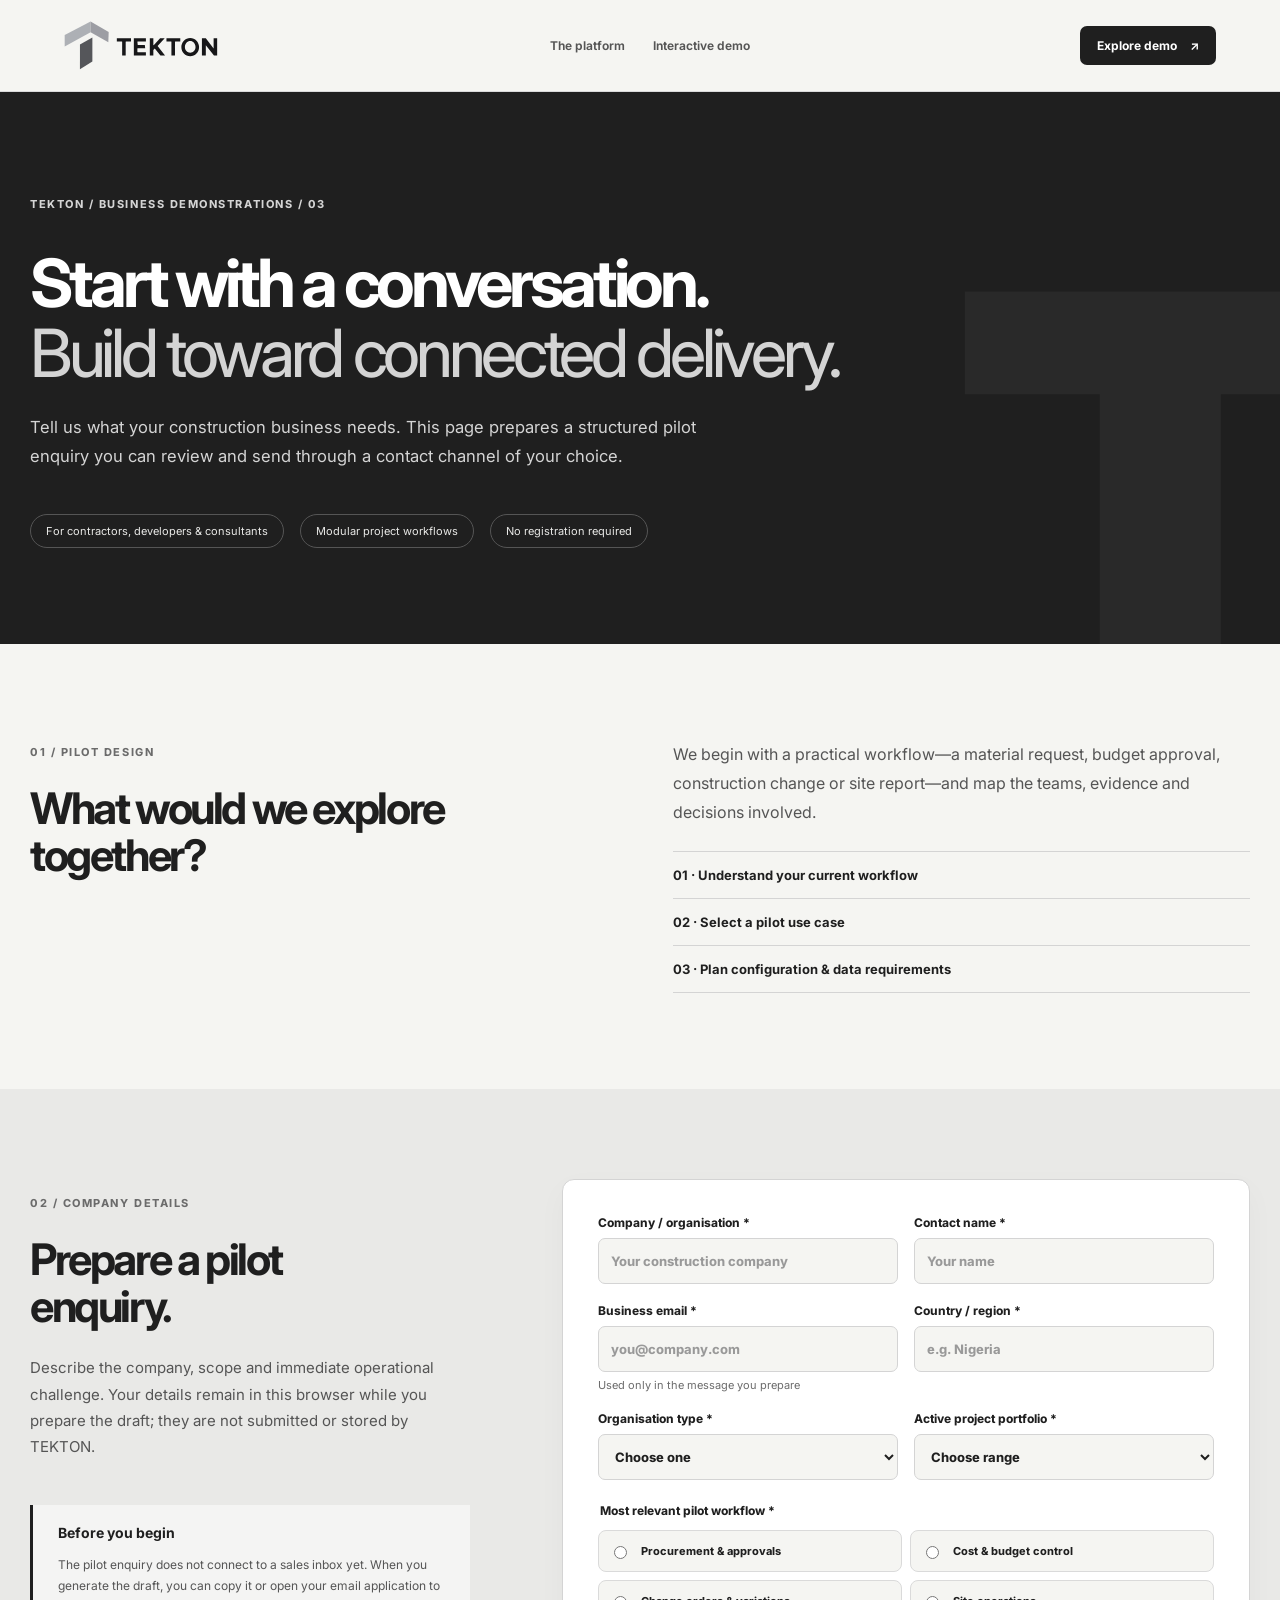
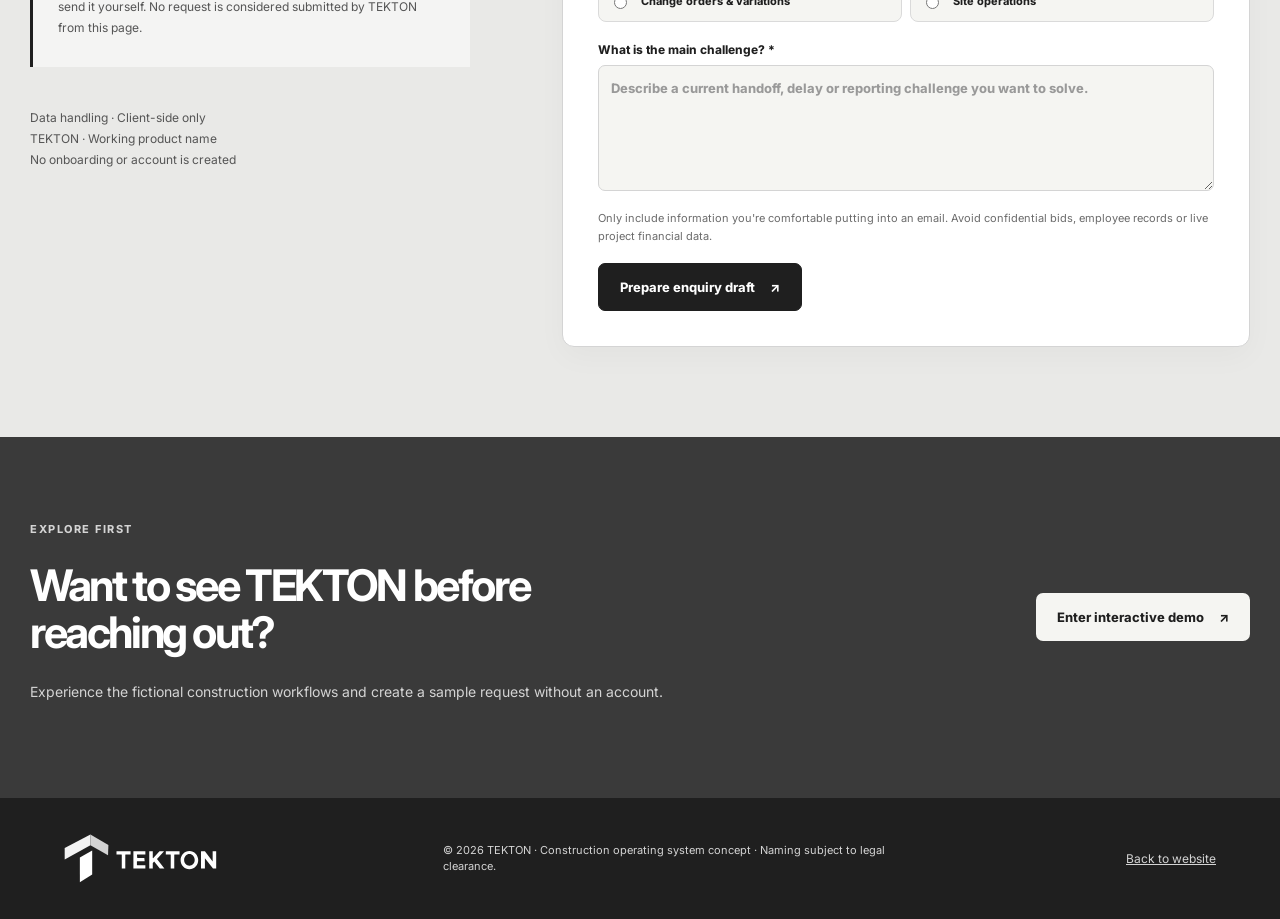
<file: pilot/index.html>
<!doctype html>
<html lang="en"><head><meta charset="utf-8"/><meta name="viewport" content="width=device-width,initial-scale=1"/><meta name="theme-color" content="#1F1F1F"/><meta name="description" content="Explore a TEKTON construction operations pilot. Prepare a detailed enquiry for your team without submitting any data to a server."/><meta property="og:title" content="TEKTON — Discuss a construction operations pilot"/><title>TEKTON — Pilot Planning</title><link rel="icon" type="image/svg+xml" href="../brand/icons/svg/tekton-favicon.svg"/><link rel="preconnect" href="https://fonts.googleapis.com"/><link rel="preconnect" href="https://fonts.gstatic.com" crossorigin/><link href="https://fonts.googleapis.com/css2?family=Inter:wght@400;500;600;700;800&display=swap" rel="stylesheet"/><link rel="stylesheet" href="../brand/tokens/tekton.css"/><link rel="stylesheet" href="styles.css"/></head>
<body><a class="skip" href="#pilot-form">Skip to pilot enquiry form</a><header class="site-header"><a href="../index.html" aria-label="TEKTON home" class="logo"><img src="../brand/logos/svg/tekton-primary-light.svg" alt="TEKTON" width="156" height="52"/></a><nav aria-label="Page navigation"><a href="../index.html">The platform</a><a href="../demo/">Interactive demo</a></nav><a href="../demo/" class="top-demo">Explore demo <span aria-hidden="true">↗</span></a></header>
<main><section class="hero"><div class="hero-inner"><div class="hero-breadcrumb">TEKTON / BUSINESS DEMONSTRATIONS / 03</div><h1>Start with a conversation.<br/><em>Build toward connected delivery.</em></h1><p>Tell us what your construction business needs. This page prepares a structured pilot enquiry you can review and send through a contact channel of your choice.</p><div class="hero-meta"><span>For contractors, developers & consultants</span><span>Modular project workflows</span><span>No registration required</span></div></div><div class="hero-mark" aria-hidden="true">T</div></section>
<section class="intro"><div><span class="eyebrow">01 / PILOT DESIGN</span><h2>What would we explore together?</h2></div><div class="intro-copy"><p>We begin with a practical workflow—a material request, budget approval, construction change or site report—and map the teams, evidence and decisions involved.</p><div class="intro-steps"><span>01 · Understand your current workflow</span><span>02 · Select a pilot use case</span><span>03 · Plan configuration & data requirements</span></div></div></section>
<section class="form-area" id="pilot-form"><div class="aside"><span class="eyebrow">02 / COMPANY DETAILS</span><h2>Prepare a pilot enquiry.</h2><p>Describe the company, scope and immediate operational challenge. Your details remain in this browser while you prepare the draft; they are not submitted or stored by TEKTON.</p><div class="aside-card"><strong>Before you begin</strong><p>The pilot enquiry does not connect to a sales inbox yet. When you generate the draft, you can copy it or open your email application to send it yourself. No request is considered submitted by TEKTON from this page.</p></div><div class="aside-meta">Data handling · Client-side only<br/>TEKTON · Working product name<br/>No onboarding or account is created</div></div>
<div class="form-wrap"><form id="enquiry-form" novalidate><div class="form-row"><label>Company / organisation *<input type="text" name="company" minlength="2" maxlength="100" placeholder="Your construction company" required autocomplete="organization"/></label><label>Contact name *<input type="text" name="contact" minlength="2" maxlength="90" placeholder="Your name" required autocomplete="name"/></label></div><div class="form-row"><label>Business email *<input type="email" name="email" maxlength="140" placeholder="you@company.com" required autocomplete="email"/><small>Used only in the message you prepare</small></label><label>Country / region *<input type="text" name="country" minlength="2" maxlength="80" placeholder="e.g. Nigeria" required autocomplete="country-name"/></label></div><div class="form-row"><label>Organisation type *<select name="type" required><option value="">Choose one</option><option>General contractor</option><option>Developer</option><option>Engineering consultant</option><option>Infrastructure contractor</option><option>Specialist subcontractor</option><option>Other</option></select></label><label>Active project portfolio *<select name="projects" required><option value="">Choose range</option><option>1–3 active projects</option><option>4–10 active projects</option><option>11–25 active projects</option><option>26+ active projects</option></select></label></div><fieldset><legend>Most relevant pilot workflow *</legend><div class="radio-grid"><label><input type="radio" name="workflow" value="Procurement and approval handoffs" required><span>Procurement & approvals</span></label><label><input type="radio" name="workflow" value="Cost and budget control"><span>Cost & budget control</span></label><label><input type="radio" name="workflow" value="Construction variations"><span>Change orders & variations</span></label><label><input type="radio" name="workflow" value="Field operations"><span>Site operations</span></label></div></fieldset><label class="full">What is the main challenge? *<textarea name="challenge" minlength="15" maxlength="750" rows="5" placeholder="Describe a current handoff, delay or reporting challenge you want to solve." required></textarea></label><div class="form-note">Only include information you're comfortable putting into an email. Avoid confidential bids, employee records or live project financial data.</div><button type="submit" class="button-primary">Prepare enquiry draft <span aria-hidden="true">↗</span></button><p id="form-error" class="form-error" role="alert" hidden></p></form>
<section class="draft" id="draft" hidden aria-live="polite"><div class="draft-head"><div><span class="eyebrow">03 / REVIEW</span><h3>Your enquiry is prepared.</h3></div><span class="draft-state">NOT SENT</span></div><p>No data has been transmitted. Review the summary and choose how to share it.</p><pre id="draft-text"></pre><div class="draft-actions"><button type="button" id="copy-draft" class="button-primary">Copy enquiry</button><button type="button" id="email-draft" class="button-outline">Open email draft (choose recipient)</button></div><p id="copy-feedback" class="feedback" role="status"></p><div class="delivery-note">A verified TEKTON sales address has not been configured. Your email app opens without a prefilled recipient; please choose the appropriate contact address yourself. Creating a draft does not notify our team.</div></section></div></section>
<section class="footnote"><div><span class="eyebrow">EXPLORE FIRST</span><h2>Want to see TEKTON before reaching out?</h2><p>Experience the fictional construction workflows and create a sample request without an account.</p></div><a href="../demo/" class="button-light">Enter interactive demo <span aria-hidden="true">↗</span></a></section></main>
<footer><img src="../brand/logos/svg/tekton-primary-dark.svg" alt="TEKTON" width="155"/><div>© 2026 TEKTON · Construction operating system concept · Naming subject to legal clearance.</div><a href="../index.html">Back to website</a></footer>
<script src="main.js" defer></script></body></html>
</file>
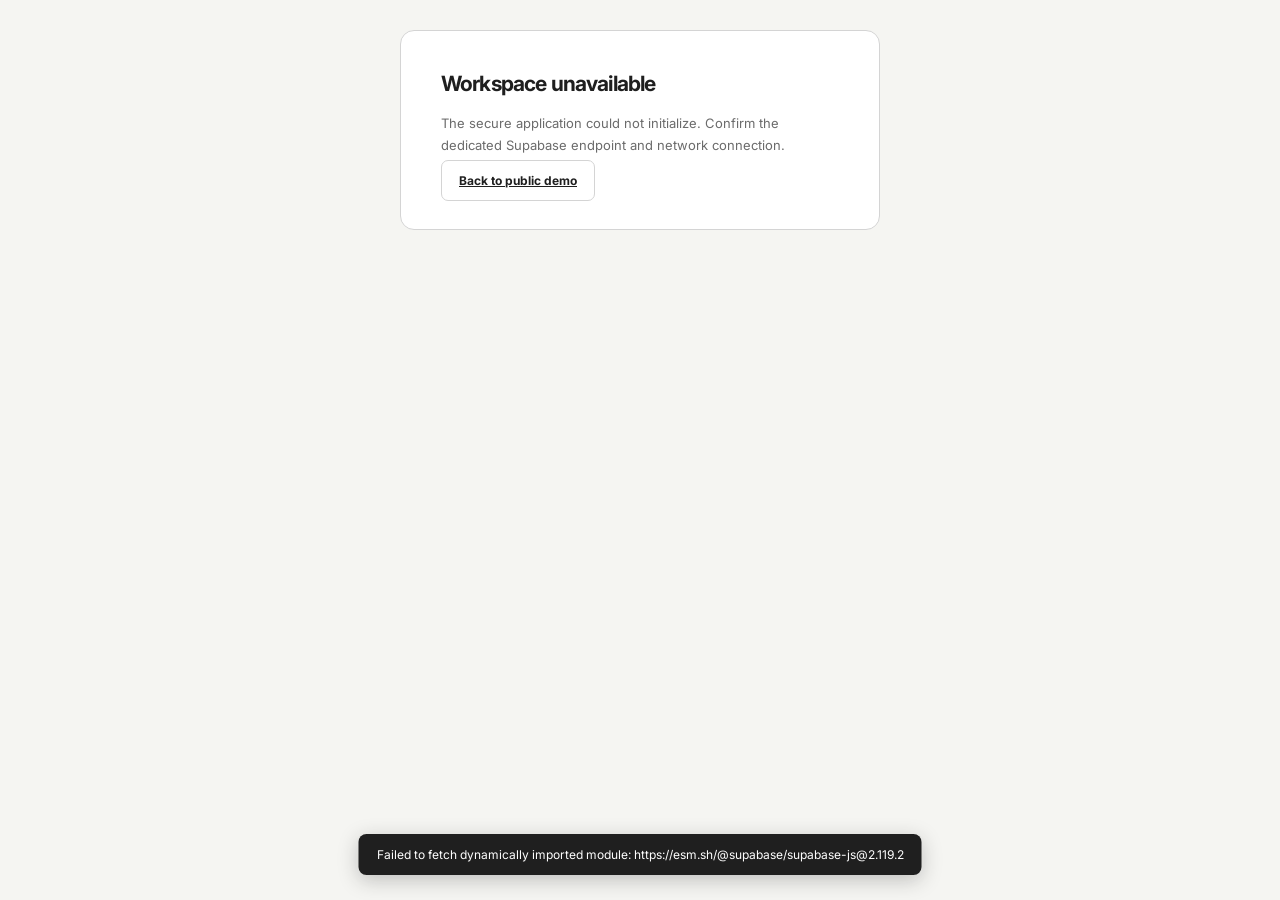
<file: platform/index.html>
<!doctype html>
<html lang="en"><head><meta charset="utf-8"><meta name="viewport" content="width=device-width,initial-scale=1">
<meta name="theme-color" content="#1F1F1F"><meta name="robots" content="noindex,nofollow">
<title>TEKTON — Secure Workspace (Engineering)</title>
<link rel="icon" href="../brand/icons/svg/tekton-favicon.svg" type="image/svg+xml">
<link rel="preconnect" href="https://fonts.googleapis.com"><link rel="preconnect" href="https://fonts.gstatic.com" crossorigin>
<link href="https://fonts.googleapis.com/css2?family=Inter:wght@400;500;600;700;800&display=swap" rel="stylesheet">
<link rel="stylesheet" href="../brand/tokens/tekton.css"><link rel="stylesheet" href="./styles.css">
<script defer src="./config.js"></script><script type="module" src="./app.js"></script></head>
<body><div id="app" role="main"><div class="boot"><img src="../brand/logos/svg/tekton-primary-dark.svg" alt="TEKTON" width="180"><p>Loading secure workspace...</p></div></div>
<div id="toast" role="status" aria-live="polite"></div></body></html>
</file>
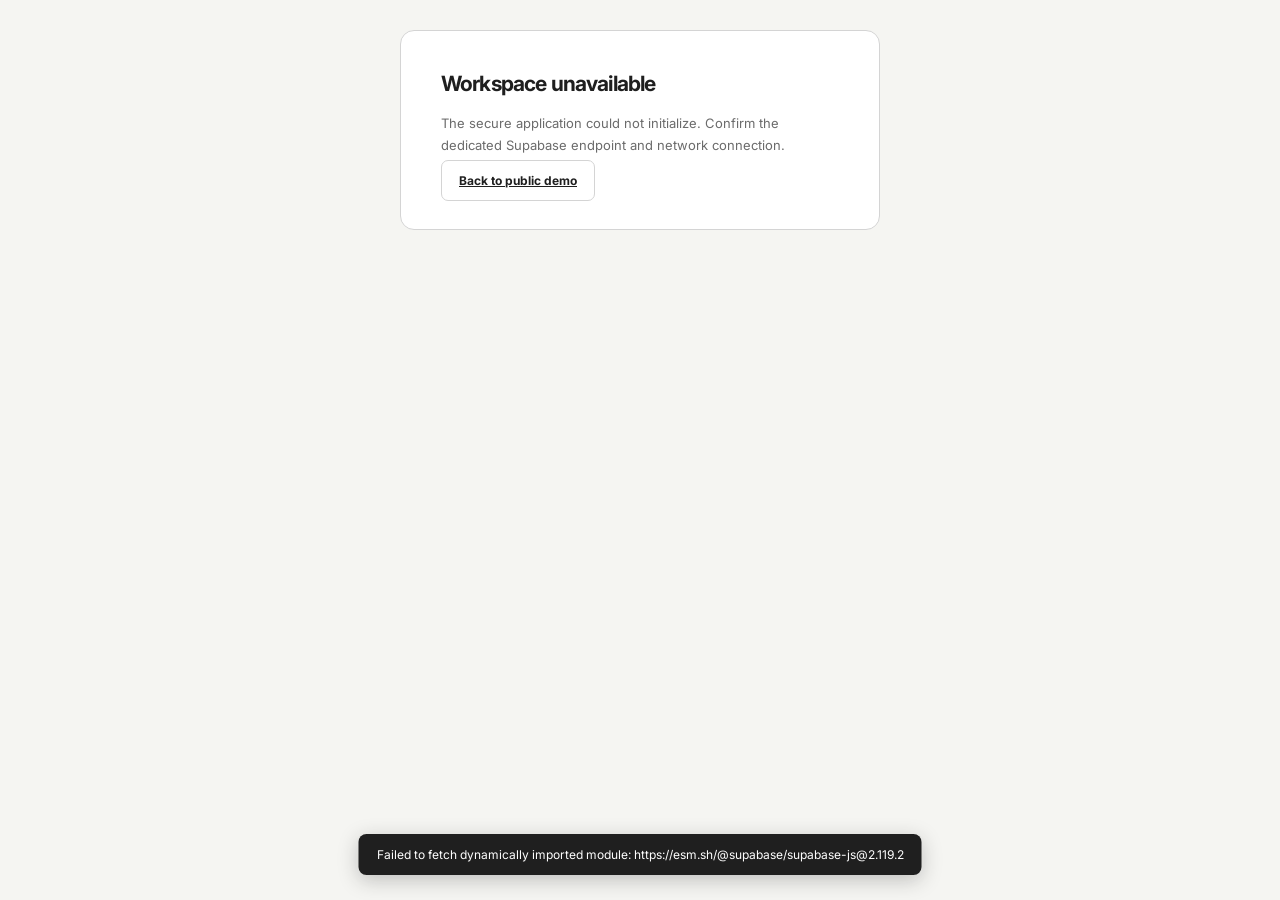
<file: staging/index.html>
<!doctype html><html lang="en"><head><meta charset="utf-8"><meta name="viewport" content="width=device-width,initial-scale=1"><meta name="robots" content="noindex,nofollow"><meta http-equiv="refresh" content="0;url=/platform/"><title>TEKTON Secure Staging</title><style>body{font:16px Inter,Arial,sans-serif;background:#F5F5F2;color:#1F1F1F;display:grid;place-items:center;min-height:100vh}a{color:inherit}</style></head><body><p>Opening <a href="/platform/">TEKTON authenticated staging</a>…</p></body></html>
</file>
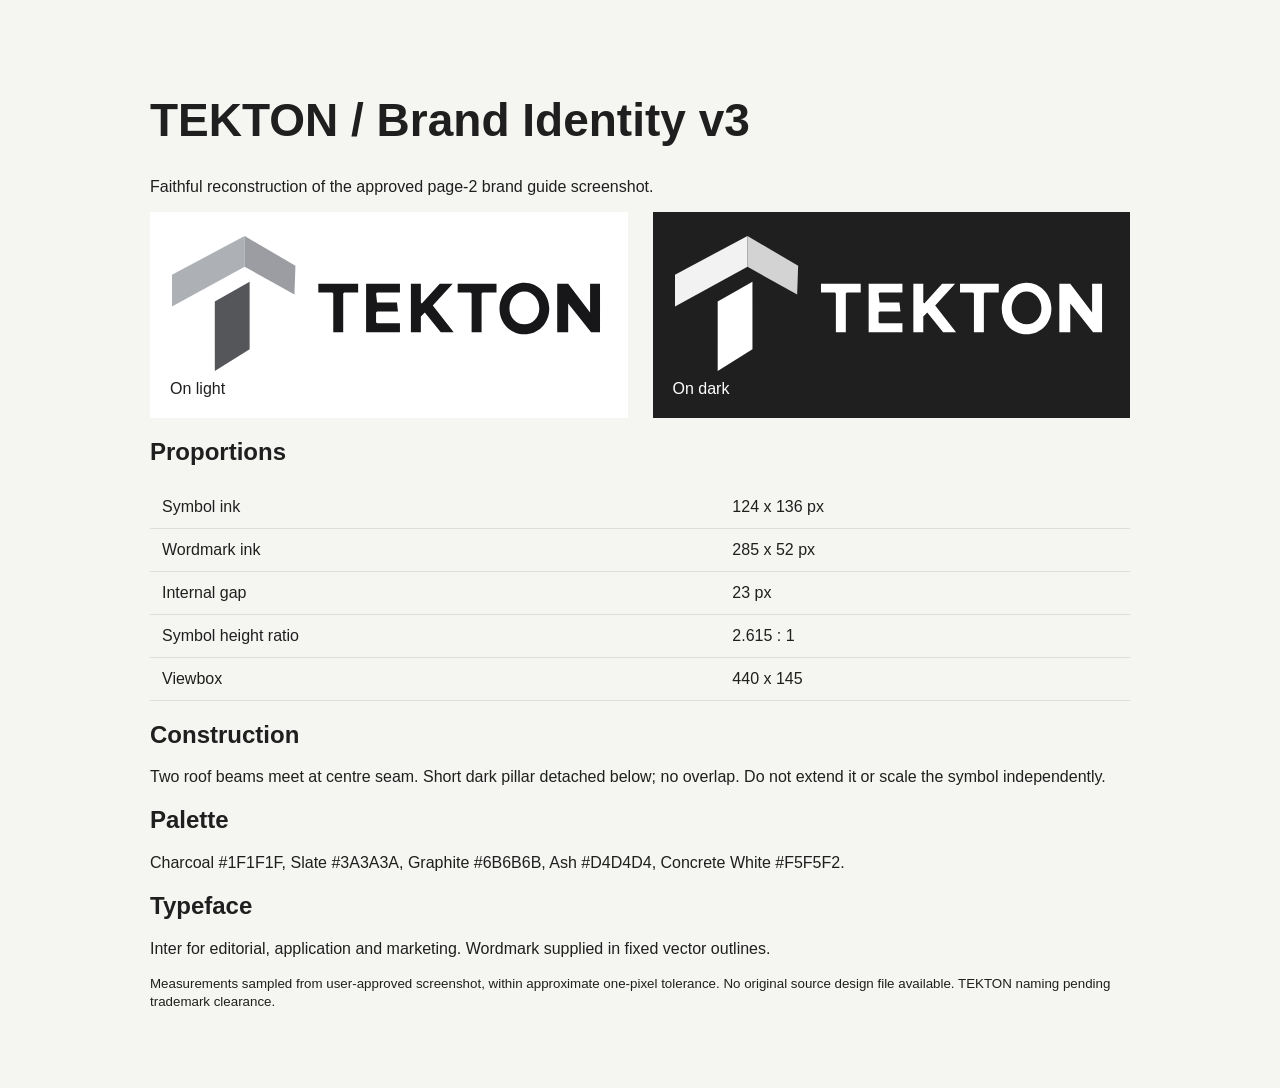
<file: brand/guidelines/brand-manual.html>
<!doctype html><html lang="en"><head><meta charset="utf-8"><title>TEKTON Brand Identity v3.0</title><style>body{font-family:Inter,Arial,sans-serif;background:#f5f5f2;color:#1f1f1f;max-width:980px;margin:30px auto;padding:32px}h1{font-size:46px}.row{display:flex;gap:25px}.item{flex:1;background:#fff;padding:20px}.item.dark{background:#1f1f1f;color:#fff}img{max-width:100%}table{border-collapse:collapse;width:100%}td{padding:12px;border-bottom:1px solid #ddd}</style></head><body><h1>TEKTON / Brand Identity v3</h1><p>Faithful reconstruction of the approved page-2 brand guide screenshot.</p><div class="row"><div class="item"><img src="../logos/svg/tekton-primary-light.svg" alt="Primary TEKTON light">On light</div><div class="item dark"><img src="../logos/svg/tekton-primary-dark.svg" alt="TEKTON reverse">On dark</div></div><h2>Proportions</h2><table><tr><td>Symbol ink</td><td>124 x 136 px</td></tr><tr><td>Wordmark ink</td><td>285 x 52 px</td></tr><tr><td>Internal gap</td><td>23 px</td></tr><tr><td>Symbol height ratio</td><td>2.615 : 1</td></tr><tr><td>Viewbox</td><td>440 x 145</td></tr></table><h2>Construction</h2><p>Two roof beams meet at centre seam. Short dark pillar detached below; no overlap. Do not extend it or scale the symbol independently.</p><h2>Palette</h2><p>Charcoal #1F1F1F, Slate #3A3A3A, Graphite #6B6B6B, Ash #D4D4D4, Concrete White #F5F5F2.</p><h2>Typeface</h2><p>Inter for editorial, application and marketing. Wordmark supplied in fixed vector outlines.</p><p><small>Measurements sampled from user-approved screenshot, within approximate one-pixel tolerance. No original source design file available. TEKTON naming pending trademark clearance.</small></p></body></html>
</file>
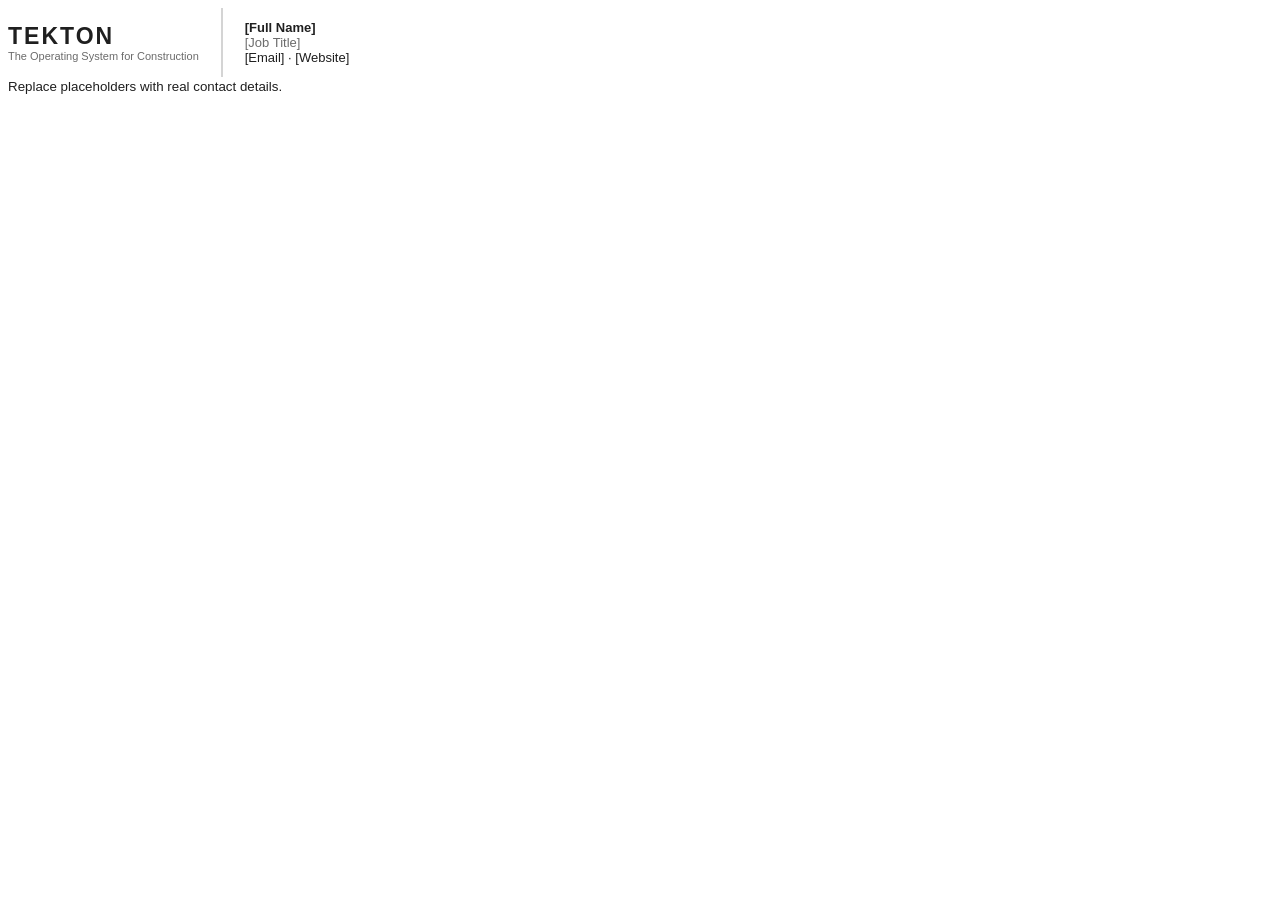
<file: brand/templates/email-signature.html>
<!doctype html><html lang="en"><head><meta charset="utf-8"><title>TEKTON email signature</title></head><body style="font-family:Inter,Arial,sans-serif;color:#1F1F1F"><table style="border-collapse:collapse"><tr><td style="padding:12px 22px 12px 0;border-right:2px solid #D4D4D4"><b style="font-size:23px;letter-spacing:2px">TEKTON</b><div style="font-size:11px;color:#6B6B6B">The Operating System for Construction</div></td><td style="padding:12px 0 12px 22px;font-size:13px"><b>[Full Name]</b><div style="color:#6B6B6B">[Job Title]</div><div>[Email] · [Website]</div></td></tr></table><small>Replace placeholders with real contact details.</small></body></html>
</file>
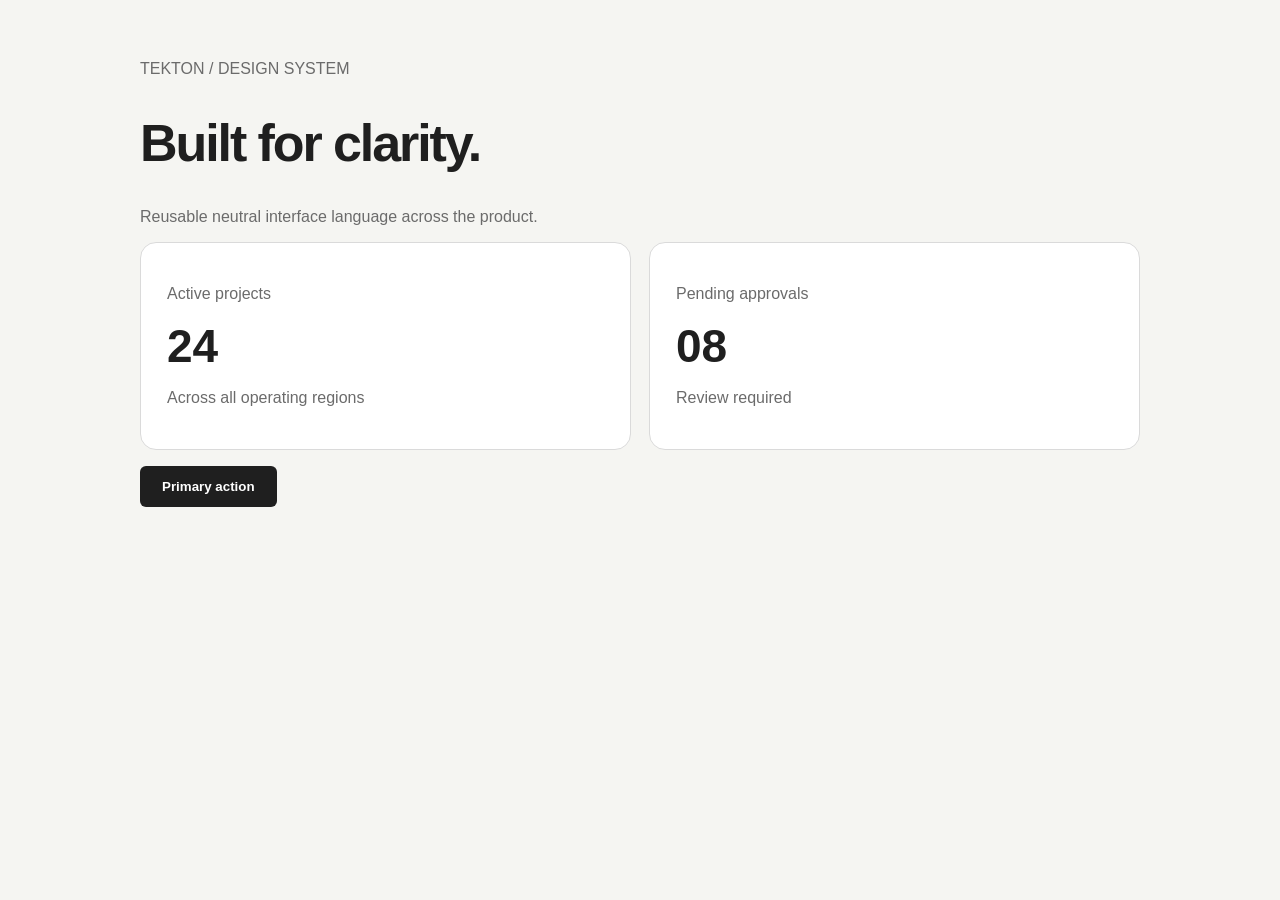
<file: brand/templates/ui-components.html>
<!doctype html><html lang="en"><head><meta charset="utf-8"><meta name="viewport" content="width=device-width,initial-scale=1"><title>TEKTON — UI style reference</title><link rel="stylesheet" href="../tokens/tekton.css"><style>body{margin:0;background:var(--tekton-concrete-white);color:var(--tekton-charcoal);font-family:var(--tekton-font)}main{max-width:1000px;padding:44px 25px;margin:auto}h1{font-size:52px;letter-spacing:-.04em}p{color:var(--tekton-graphite)}.grid{display:grid;grid-template-columns:repeat(auto-fit,minmax(240px,1fr));gap:18px}.card{border:1px solid var(--tekton-border);border-radius:16px;padding:26px;background:white}.value{font-size:46px;font-weight:700}button{border:0;border-radius:6px;padding:13px 22px;background:var(--tekton-charcoal);color:#fff;font-weight:600;cursor:pointer}</style></head><body><main><p>TEKTON / DESIGN SYSTEM</p><h1>Built for clarity.</h1><p>Reusable neutral interface language across the product.</p><div class="grid"><div class="card"><p>Active projects</p><div class="value">24</div><p>Across all operating regions</p></div><div class="card"><p>Pending approvals</p><div class="value">08</div><p>Review required</p></div></div><p><button>Primary action</button></p></main></body></html>
</file>
<file: brand/tokens/tekton.css>
:root {
  --tekton-charcoal: #1F1F1F;
  --tekton-slate: #3A3A3A;
  --tekton-graphite: #6B6B6B;
  --tekton-ash: #D4D4D4;
  --tekton-concrete-white: #F5F5F2;
  --tekton-surface: #E9E9E7;
  --tekton-border: #DADADA;
  --tekton-white: #FFFFFF;
  --tekton-logo-left: #ADB0B5;
  --tekton-logo-right: #9C9DA3;
  --tekton-logo-stem: #55565A;
  --tekton-logo-wordmark: #171719;
  --tekton-font: Inter, Arial, sans-serif;
  --tekton-radius-small: 6px;
  --tekton-radius-card: 16px;
}
</file>
<file: styles.css>
:root{--pine:var(--tekton-charcoal);--pine2:var(--tekton-slate);--deep:#171719;--ink:var(--tekton-charcoal);--muted:var(--tekton-graphite);--paper:var(--tekton-concrete-white);--cream:var(--tekton-surface);--line:var(--tekton-border);--gold:var(--tekton-ash);--accent:var(--tekton-graphite);--white:#FFFFFF;--radius:14px;--sans:Inter,Arial,sans-serif;--display:Inter,Arial,sans-serif}*{box-sizing:border-box}html{scroll-behavior:smooth;scroll-padding-top:90px}body{margin:0;background:var(--paper);color:var(--ink);font-family:var(--sans);-webkit-font-smoothing:antialiased}button,input,select{font:inherit}button{cursor:pointer}a{color:inherit;text-decoration:none}svg{fill:none;stroke:currentColor;stroke-width:1.6;stroke-linecap:round;stroke-linejoin:round}img{max-width:100%;display:block}::selection{background:#B5B5B5;color:#303030}.svg-defs{position:absolute;height:0;width:0;overflow:hidden}.ico{width:18px;height:18px;flex-shrink:0}.skip{position:absolute;top:-50px;left:16px;z-index:200;background:var(--gold);padding:9px}.skip:focus{top:12px}:focus-visible{outline:3px solid #6B6B6B;outline-offset:4px}.site-progress{height:3px;background:var(--gold);position:fixed;top:0;left:0;z-index:99;transform-origin:left;transform:scaleX(0);width:100%;pointer-events:none}.container{max-width:1410px;width:calc(100% - 96px);margin-inline:auto}.section-space{padding:128px 0}.notice{min-height:36px;padding:8px 20px;display:flex;align-items:center;justify-content:center;gap:10px;background:#E9E9E7;color:#555555;font-size:11px;letter-spacing:.025em;font-weight:600}.notice a{display:inline-flex;align-items:center;gap:5px;color:#3A3A3A;text-decoration:underline;text-underline-offset:3px}.notice .ico{width:12px;height:12px}.pulse{width:6px;height:6px;background:#6B6B6B;border-radius:100%;box-shadow:0 0 0 4px #D4D4D4}.site-header{height:78px;position:sticky;top:0;z-index:70;background:rgba(251,251,251,.94);border-bottom:1px solid #E9E9E7;backdrop-filter:blur(18px)}.nav-inner{height:100%;display:flex;align-items:center;justify-content:space-between;gap:24px}.brand{display:inline-flex;align-items:center;gap:12px;font-family:var(--display);font-size:22px;letter-spacing:-.065em;font-weight:800;white-space:nowrap}.brand img{width:36px;height:36px}.brand-dot{color:var(--accent)}.main-nav{display:flex;gap:32px;align-items:center;margin-left:35px}.main-nav a{font-weight:700;color:#555555;font-size:12px;transition:color .2s}.main-nav a:hover{color:#3A3A3A}.nav-cta{display:inline-flex;align-items:center;gap:12px;padding:13px 18px;background:var(--pine);color:#FFFFFF;font-size:12px;font-weight:700;border-radius:5px;transition:background .2s,transform .2s;white-space:nowrap}.nav-cta .ico{width:14px;height:14px}.nav-cta:hover{background:#3A3A3A;transform:translateY(-1px)}.menu-toggle{display:none;border:0;background:transparent;color:var(--pine);padding:8px}.hero-section{position:relative;background:var(--pine);color:#FFFFFF;overflow:hidden;min-height:730px}.hero-grid,.final-grid{position:absolute;inset:0;pointer-events:none;background-image:linear-gradient(to right,rgba(228,228,228,.075) 1px,transparent 1px),linear-gradient(to bottom,rgba(228,228,228,.055) 1px,transparent 1px);background-size:95px 95px;mask-image:linear-gradient(to right,black,transparent 83%)}.hero-section:before{content:'';position:absolute;top:-150px;left:-250px;width:800px;height:800px;background:radial-gradient(circle,#3A3A3A55,transparent 68%);pointer-events:none}.hero-content{min-height:730px;display:grid;grid-template-columns:minmax(0,1.05fr) minmax(0,.95fr);align-items:center;gap:25px;position:relative;z-index:2}.hero-copy{padding:60px 0 95px;position:relative;z-index:4}.section-kicker{display:flex;align-items:center;gap:12px;color:#555555;font-size:11px;letter-spacing:.19em;text-transform:uppercase;font-weight:800}.section-kicker.light{color:#B5B5B5}.kicker-square{height:7px;width:7px;background:#959595;transform:rotate(45deg);flex-shrink:0}.hero-copy h1,.final-content h2{font-family:var(--display);font-weight:700;font-size:clamp(58px,5.8vw,95px);letter-spacing:-.082em;line-height:1.08;margin:31px 0 27px}.hero-copy h1 em,.final-content h2 em{font-family:Georgia,'Times New Roman',serif;font-weight:400;font-size:.94em;letter-spacing:-.06em;color:#B5B5B5}.hero-copy>p{font-size:15px;line-height:1.85;color:#B5B5B5;max-width:570px;margin:0 0 30px}.hero-actions,.final-actions{display:flex;align-items:center;flex-wrap:wrap;gap:25px}.btn{border:0;border-radius:5px;display:inline-flex;align-items:center;justify-content:space-between;gap:24px;padding:18px 23px;min-height:55px;font-size:12px;font-weight:800;letter-spacing:.012em;transition:transform .23s,background .23s,box-shadow .23s}.btn:hover{transform:translateY(-3px);box-shadow:0 8px 25px #1F1F1F22}.btn .ico{width:17px;height:17px}.btn-warm{background:var(--gold);color:#303030}.btn-warm:hover{background:#D4D4D4}.btn-dark{background:var(--pine);color:#FFFFFF}.subtle-link{display:inline-flex;align-items:center;gap:9px;font-size:12px;font-weight:800;color:#3A3A3A;letter-spacing:.01em;transition:gap .2s}.subtle-link:hover{gap:15px}.subtle-link .ico{width:15px;height:15px}.light-link{color:#E9E9E7}.hero-bottomline{display:flex;align-items:center;gap:12px;font-size:11px;color:#959595;margin-top:54px}.small-led{width:7px;height:7px;border-radius:50%;background:#B5B5B5;box-shadow:0 0 0 4px #B5B5B519}.mini-divider{height:11px;width:1px;background:#6B6B6B}.hero-art{height:600px;position:relative;align-self:end;margin-left:20px}.hero-photo{position:absolute;inset:20px -30px 0 0;background:linear-gradient(0deg,#303030A3,transparent 53%),url('assets/site-construction.webp') center center/cover;clip-path:polygon(8% 0,100% 0,100% 100%,0% 100%,0% 8%);filter:saturate(.82)}.hero-photo:after{position:absolute;content:'';inset:0;border:1px solid #D4D4D444;pointer-events:none}.hero-coordinate{position:absolute;color:#E9E9E7;font-size:9px;letter-spacing:.19em;font-weight:700;z-index:2;text-shadow:0 1px 4px #1F1F1F99}.hero-coordinate.top{top:43px;right:0}.hero-coordinate.bottom{right:0;bottom:24px}.hero-interface{position:absolute;bottom:60px;left:-45px;background:#F5F5F2;color:#303030;width:280px;padding:19px 20px 18px;box-shadow:0 18px 55px #1F1F1F8C;z-index:5;border:1px solid #FFFFFF;border-radius:7px}.interface-top{display:flex;justify-content:space-between;align-items:center;color:#555555}.mini-badge{font-size:8px;letter-spacing:.125em;font-weight:800}.interface-title{font-family:var(--display);font-size:22px;line-height:1.3;letter-spacing:-.065em;font-weight:800;margin:18px 0}.interface-line{display:flex;align-items:center;border-top:1px solid #E9E9E7;padding:11px 0;font-size:10px;gap:8px}.interface-line:last-child{padding-bottom:0}.flow-bullet{height:6px;width:6px;border-radius:50%;background:#6B6B6B}.flow-bullet.pulse-dot{background:#959595}.interface-state{margin-left:auto;color:#6B6B6B;font-weight:800;letter-spacing:.02em;font-size:8px}.interface-state.pending{color:#6B6B6B}.hero-edge-label{position:absolute;bottom:20px;left:48px;color:#6B6B6B;font-size:9px;letter-spacing:.22em;font-weight:800}.sector-bar{background:#E9E9E7;border-bottom:1px solid #D4D4D4}.sector-inner{min-height:76px;display:flex;align-items:center;justify-content:space-between;gap:15px;font-size:11px;color:#555555;font-weight:700}.sector-inner span:first-child{font-size:9px;color:#6B6B6B;letter-spacing:.08em;text-transform:uppercase}.sector-inner .diamond{font-size:16px;color:#959595;font-weight:400}.split-heading{display:grid;grid-template-columns:.42fr .94fr .64fr;align-items:start;column-gap:50px;margin-bottom:59px}.split-heading h2,.section-header h2,.faq-intro h2{font-family:var(--display);font-size:clamp(40px,4vw,61px);font-weight:700;letter-spacing:-.075em;line-height:1.19;margin:0}.split-heading h2 span,.section-header h2 span,.faq-intro h2 span{color:#6B6B6B}.split-heading>p,.section-header>p,.faq-intro>p{font-size:13px;line-height:1.9;color:#555555;max-width:375px;margin:8px 0 0}.problem-grid{display:grid;grid-template-columns:repeat(3,1fr);gap:17px}.problem-card{background:#FFFFFF;border:1px solid #E9E9E7;padding:34px 30px 27px;min-height:350px;position:relative;display:flex;flex-direction:column;transition:transform .25s,box-shadow .25s}.problem-card:hover{transform:translateY(-5px);box-shadow:0 16px 40px #30303012}.problem-num,.deploy-number{font-weight:800;letter-spacing:.14em;font-size:10px;color:#959595}.big-line-ico{width:38px;height:38px;color:#555555;margin:29px 0 19px;stroke-width:1.25}.problem-card h3,.foundation-card h3{font:800 22px/1.25 var(--display);letter-spacing:-.05em;margin:0 0 11px}.problem-card p,.foundation-card p{font-size:12px;line-height:1.9;color:#6B6B6B;margin:0}.problem-card>span{font-size:9px;font-weight:800;color:#959595;letter-spacing:.1em;margin-top:auto;padding-top:29px}.statement-row{border-bottom:1px solid #D4D4D4;margin-top:49px;padding:17px 0 25px;display:flex;align-items:center;gap:22px}.statement-row>span{color:#6B6B6B;font-weight:800;font-size:10px;letter-spacing:.16em}.statement-row strong{font:700 clamp(17px,2vw,24px) var(--display);letter-spacing:-.04em;margin-left:auto}.statement-row .ico{width:23px;height:23px;color:#555555}.platform-section{background:#E9E9E7}.section-header{display:flex;align-items:flex-end;justify-content:space-between;gap:30px;margin-bottom:47px}.section-header h2{margin-top:22px}.section-header>p{max-width:385px;margin-bottom:6px}.platform-browser{display:grid;grid-template-columns:1fr 1.1fr;min-height:622px;background:#FFFFFF;border:1px solid #D4D4D4;box-shadow:0 25px 70px #3A3A3A20}.module-menu{padding:30px 21px 30px 35px;border-right:1px solid #E9E9E7;display:flex;flex-direction:column;justify-content:center}.module-tab{display:flex;align-items:center;gap:24px;border:0;border-bottom:1px solid #E9E9E7;background:transparent;text-align:left;padding:19px 15px 19px 2px;font-size:15px;color:#555555;font-weight:600;letter-spacing:-.025em;transition:color .2s,padding .2s,background .2s}.module-tab:hover{color:#303030;padding-left:9px}.module-tab.active{color:#303030;font-weight:800}.module-tab.active .module-number{color:#959595}.module-tab .ico{margin-left:auto;width:17px;height:17px;opacity:.1;transition:opacity .2s}.module-tab.active .ico,.module-tab:hover .ico{opacity:1}.module-number{color:#959595;font-size:10px;letter-spacing:.09em;font-weight:700}.module-detail{padding:35px 43px 42px;display:flex;flex-direction:column}.module-detail-top{display:flex;justify-content:space-between;align-items:center;gap:12px;font-size:10px;font-weight:800;letter-spacing:.13em;color:#6B6B6B}.stage-pill{font-size:9px;padding:8px 10px;background:#E9E9E7;border-radius:4px;color:#555555;white-space:nowrap}.detail-visual{height:275px;background:#E9E9E7;position:relative;overflow:hidden;margin:22px 0 25px}.visual-grid{position:absolute;inset:0;background-image:linear-gradient(to right,#D4D4D455 1px,transparent 1px),linear-gradient(to bottom,#D4D4D455 1px,transparent 1px);background-size:28px 28px}.visual-graphic{height:100%;position:relative}.graphic-legend{position:absolute;font-size:9px;letter-spacing:.1em;font-weight:800;top:18px;left:19px;color:#6B6B6B}.graphic-circle{position:absolute;top:50%;left:50%;transform:translate(-50%,-50%);width:161px;height:161px;border-radius:50%;background:radial-gradient(circle,#555555 1%,#3A3A3A 78%);box-shadow:0 0 0 15px #D4D4D4BB,0 0 0 37px #D4D4D43D;display:grid;place-items:center;color:#FFFFFF}.circle-inner{font-size:13px;letter-spacing:.12em;text-align:center;line-height:1.5;font-weight:800}.graphic-node{position:absolute;background:#FFFFFF;border:1px solid #D4D4D4;padding:12px 14px;border-radius:6px;box-shadow:0 10px 15px #3A3A3A18;color:#555555;font-size:9px;letter-spacing:.075em;font-weight:800;z-index:1}.node-a{top:65px;left:10%}.node-b{top:92px;right:9%}.node-c{bottom:28px;left:13%}.module-detail h3{font:800 30px var(--display);letter-spacing:-.06em;margin:0 0 10px}.module-detail p{font-size:13px;line-height:1.75;color:#6B6B6B;margin:0 0 17px;max-width:485px}.detail-tags{display:flex;gap:8px;flex-wrap:wrap;margin-bottom:20px}.detail-tags span{padding:7px 10px;border:1px solid #E9E9E7;background:#F5F5F2;color:#6B6B6B;font-size:10px;font-weight:700}.module-detail .subtle-link{margin-top:auto}.platform-footnote{color:#6B6B6B;font-size:10px;margin-top:18px}.fullbleed-photo{height:450px;background:linear-gradient(90deg,#1F1F1FE3 0%,#30303074 49%,#30303018),url('assets/site-development.webp') center 51%/cover;color:#FFFFFF;position:relative}.photo-overlay{height:100%;position:relative;display:flex;flex-direction:column;justify-content:center}.photo-label{font-weight:800;font-size:11px;letter-spacing:.19em;color:#B5B5B5}.photo-overlay h2{font:700 clamp(42px,4.8vw,71px)/1.14 var(--display);letter-spacing:-.065em;margin:23px 0}.photo-bottom{position:absolute;bottom:24px;color:#D4D4D4;font-size:10px;letter-spacing:.14em;font-weight:800}.workflow-section{background:#FFFFFF}.workflow-shell{background:#F5F5F2;border:1px solid #E9E9E7;padding:29px 42px 0;box-shadow:0 14px 36px #3A3A3A0D}.workflow-caption{display:flex;align-items:center;justify-content:space-between;gap:20px;color:#6B6B6B;font-size:10px;font-weight:800;letter-spacing:.11em}.workflow-steps{display:grid;grid-template-columns:repeat(6,1fr);gap:0;position:relative;margin:38px 0 32px}.workflow-steps:before{content:'';height:2px;background:#D4D4D4;position:absolute;top:23px;left:7%;right:7%}.step-dot{border:0;background:transparent;display:flex;align-items:center;flex-direction:column;gap:12px;position:relative;color:#6B6B6B;font-size:12px;font-weight:700}.step-dot>span{height:47px;width:47px;border-radius:50%;background:#FFFFFF;display:grid;place-items:center;border:1px solid #D4D4D4;font-weight:800;color:#6B6B6B;position:relative;z-index:1;transition:.25s}.step-dot:hover>span,.step-dot.current>span{background:#3A3A3A;border-color:#3A3A3A;color:white;box-shadow:0 0 0 6px #E9E9E7}.step-dot.complete>span{background:#E9E9E7;border-color:#B5B5B5;color:#555555}.step-dot small{font-size:10px}.step-dot.current small{color:#3A3A3A}.workflow-main{display:grid;grid-template-columns:1fr 335px;gap:55px;border-top:1px solid #E9E9E7;padding:45px 25px 45px 8px;align-items:center;min-height:335px}.workflow-role{font-size:10px;letter-spacing:.17em;color:#6B6B6B;font-weight:800}.workflow-info h3{font:800 clamp(26px,3vw,40px)/1.17 var(--display);letter-spacing:-.065em;margin:16px 0 17px;max-width:470px}.workflow-info p{color:#6B6B6B;font-size:13px;line-height:1.85;max-width:490px}.workflow-metadata{display:flex;gap:21px;align-items:center;flex-wrap:wrap;margin-top:23px}.workflow-metadata span{display:inline-flex;align-items:center;gap:7px;color:#6B6B6B;font-size:10px;font-weight:800}.workflow-metadata .ico{width:14px;height:14px}.workflow-card{background:#FFFFFF;border-radius:8px;border:1px solid #E9E9E7;padding:21px 23px;box-shadow:0 12px 30px #3A3A3A0E}.workflow-card-head{display:flex;justify-content:space-between;gap:5px;font-size:10px;font-weight:800;color:#555555;letter-spacing:.07em}.workflow-live{font-size:8px;color:#959595}.workflow-card-title{font:800 21px var(--display);letter-spacing:-.05em;margin-top:23px}.workflow-card-sub{font-size:10px;color:#959595;margin-top:4px}.wf-value-grid{display:grid;grid-template-columns:1fr 1fr;gap:14px;margin:24px 0}.wf-value-grid>div{background:#F5F5F2;padding:13px}.wf-value-grid small{font-size:8px;letter-spacing:.09em;color:#959595;display:block}.wf-value-grid b{font:800 15px var(--display);display:block;margin-top:7px}.workflow-card-state{display:flex;justify-content:space-between;align-items:center;background:#E9E9E7;color:#6B6B6B;padding:10px;font-size:10px;font-weight:800}.workflow-card-foot{color:#959595;font-size:9px;margin-top:17px}.workflow-controls{display:flex;justify-content:space-between;padding:17px 0;border-top:1px solid #E9E9E7}.workflow-control{display:inline-flex;align-items:center;gap:11px;border:0;background:transparent;color:#555555;padding:12px 14px;border-radius:4px;font-size:11px;font-weight:800}.workflow-control.solid{background:#3A3A3A;color:#FFFFFF;padding:11px 17px}.workflow-control:disabled{opacity:.3;cursor:not-allowed}.reverse{transform:rotate(180deg)}.workflow-bottom{display:flex;justify-content:space-between;gap:25px;align-items:center;margin-top:26px}.workflow-bottom strong,.workflow-bottom span{display:block}.workflow-bottom strong{font:800 17px var(--display);letter-spacing:-.035em}.workflow-bottom span{font-size:12px;color:#6B6B6B;margin-top:5px}.experience-section{background:#E9E9E7}.experience-frame{background:#303030;border-radius:6px;padding:40px 45px 34px;box-shadow:0 24px 60px #30303028}.frame-window{max-width:1090px;margin:auto;border-radius:9px;overflow:hidden;box-shadow:0 28px 50px #1F1F1F5C;border:1px solid #FFFFFF34}.frame-window img{width:100%;height:auto;transition:transform .35s}.frame-window a:hover img{transform:scale(1.012)}.frame-chrome{background:#E9E9E7;height:31px;display:flex;gap:5px;align-items:center;padding:0 13px;position:relative}.frame-chrome>span{height:7px;width:7px;border-radius:50%;background:#D4D4D4}.frame-chrome>span:nth-child(2){background:#B5B5B5}.frame-chrome>span:nth-child(3){background:#B5B5B5}.chrome-domain{position:absolute;left:50%;transform:translateX(-50%);font-size:8px;letter-spacing:.1em;color:#6B6B6B;font-weight:800;white-space:nowrap}.experience-note{display:flex;gap:30px;align-items:center;justify-content:space-between;margin-top:37px;color:#FFFFFF}.eyebrow-mini{font-size:10px;font-weight:800;letter-spacing:.15em;color:#959595}.experience-note strong{display:block;font:800 21px var(--display);letter-spacing:-.04em;margin:11px 0 8px}.experience-note p{font-size:12px;line-height:1.7;color:#B5B5B5;max-width:570px;margin:0}.experience-note .btn{white-space:nowrap}.experience-chips{display:flex;align-items:center;justify-content:center;flex-wrap:wrap;gap:15px 25px;margin-top:25px}.experience-chips span{font-size:11px;font-weight:700;color:#6B6B6B;display:inline-flex;align-items:center;gap:5px}.experience-chips .ico{width:13px;height:13px;color:#6B6B6B}.audience-section{background:#FFFFFF}.audience-shell{display:grid;grid-template-columns:1.04fr .96fr;min-height:485px;background:#F5F5F2;border:1px solid #E9E9E7}.audience-image{background:linear-gradient(0deg,#1F1F1F44,transparent 65%),url('assets/site-development.webp') center / cover}.audience-panel{padding:60px 55px}.audience-buttons{display:flex;gap:3px;flex-wrap:wrap;margin:28px 0 35px}.audience-button{border:1px solid #D4D4D4;background:transparent;color:#555555;font-weight:700;font-size:11px;padding:12px 17px;transition:.2s}.audience-button:hover,.audience-button.selected{background:#3A3A3A;color:#FFFFFF;border-color:#3A3A3A}.audience-panel h3{font:800 clamp(25px,3vw,40px)/1.17 var(--display);letter-spacing:-.06em;max-width:410px;margin:0 0 19px}.audience-panel p{font-size:12px;line-height:1.85;color:#6B6B6B;max-width:445px;margin-bottom:23px}.audience-points{display:flex;flex-direction:column;gap:11px;margin:24px 0 32px}.audience-points span{font-weight:700;color:#555555;font-size:11px}.audience-points span:before{content:'↗';margin-right:10px;color:#6B6B6B}.deploy-section{background:#303030;color:#FFFFFF;position:relative;overflow:hidden}.deploy-section:before{content:'';position:absolute;width:550px;height:550px;border-radius:50%;border:1px solid #3A3A3A;right:-140px;top:-100px;box-shadow:0 0 0 60px #3A3A3A18,0 0 0 120px #3A3A3A12;pointer-events:none}.light-head .section-kicker,.deploy-section .section-kicker{color:#B5B5B5}.light-head h2 span{color:#959595}.light-head>p{color:#B5B5B5}.deploy-grid{display:grid;grid-template-columns:1fr 1fr;gap:18px;position:relative}.deploy-card{padding:45px 44px 35px;border:1px solid #555555;background:#303030;min-height:475px;display:flex;flex-direction:column}.deploy-card:nth-child(2){background:#3A3A3A}.deploy-number{color:#959595}.deploy-icon{width:35px;height:35px;margin:33px 0 20px;color:#B5B5B5}.deploy-card h3{font:800 33px var(--display);letter-spacing:-.06em;margin:0 0 13px}.deploy-card p{font-size:13px;color:#B5B5B5;line-height:1.85;max-width:460px}.deploy-card ul{list-style:none;padding:0;display:grid;grid-template-columns:1fr 1fr;gap:15px 21px;margin:17px 0 30px}.deploy-card li{font-size:11px;font-weight:700;color:#E9E9E7;line-height:1.5;position:relative;padding-left:13px}.deploy-card li:before{content:'•';position:absolute;left:0;color:#B5B5B5}.coming-tag{align-self:flex-start;margin-top:auto;border:1px solid #555555;padding:9px 10px;font-size:9px;letter-spacing:.12em;font-weight:800;color:#B5B5B5}.deploy-note{display:flex;align-items:center;gap:25px;border-top:1px solid #555555;padding-top:25px;margin-top:34px}.deploy-note strong{font:800 17px var(--display);white-space:nowrap}.deploy-note span{font-size:11px;color:#B5B5B5;line-height:1.8}.foundation-section{background:#FFFFFF}.foundation-grid{display:grid;grid-template-columns:repeat(3,1fr);gap:16px}.foundation-card{border-top:2px solid #B5B5B5;background:#F5F5F2;padding:30px 29px 34px;min-height:258px}.foundation-card .big-line-ico{margin:2px 0 25px}.foundation-card h3{font-size:20px}.foundation-caveat{font-size:10px;color:#6B6B6B;margin:20px 0 0}.faq-section{background:#E9E9E7}.faq-layout{display:grid;grid-template-columns:.8fr 1.2fr;gap:100px}.faq-intro h2{margin:22px 0}.faq-intro p{margin:0 0 30px}.faq-list{border-top:1px solid #D4D4D4}.faq-item{border-bottom:1px solid #D4D4D4;padding:0}.faq-item summary{list-style:none;cursor:pointer;display:flex;justify-content:space-between;gap:19px;align-items:center;padding:23px 2px;font-size:14px;font-weight:800;letter-spacing:-.018em}.faq-item summary::-webkit-details-marker{display:none}.faq-item summary .ico{width:16px;height:16px;color:#6B6B6B;transition:transform .2s}.faq-item[open] summary .ico{transform:rotate(45deg)}.faq-item p{font-size:12px;color:#555555;line-height:1.85;max-width:650px;margin:0 0 25px}.final-cta{background:#303030;color:white;position:relative;overflow:hidden;padding:117px 0 103px}.final-grid{mask-image:linear-gradient(to right,transparent,black);background-size:120px 120px;opacity:.65}.final-content{position:relative;text-align:center}.final-content .section-kicker{justify-content:center}.final-content h2{font-size:clamp(50px,5.4vw,81px);margin:25px 0}.final-content p{max-width:610px;margin:0 auto 27px;color:#B5B5B5;font-size:14px;line-height:1.8}.final-actions{justify-content:center}.footer-note{display:block;margin-top:42px;font-size:10px;letter-spacing:.07em;color:#959595}.footer{background:#F5F5F2;border-top:1px solid #E9E9E7;padding:43px 0 26px}.footer-layout{display:grid;grid-template-columns:1fr 1.3fr 1.2fr;gap:20px;align-items:center}.footer-layout .brand{grid-column:1}.footer-layout>p{margin:0;font-size:12px;color:#6B6B6B}.footer-links{display:flex;gap:16px;flex-wrap:wrap;justify-content:flex-end;font-size:11px;font-weight:700;color:#555555}.footer-small{grid-column:1/-1;border-top:1px solid #E9E9E7;margin-top:22px;padding-top:22px;font-size:10px;color:#959595}.reveal{opacity:0;transform:translateY(24px);transition:opacity .85s ease,transform .85s cubic-bezier(.2,.65,.2,1)}.reveal.visible{opacity:1;transform:none}.delay-one{transition-delay:.13s}.delay-two{transition-delay:.26s}
@media(max-width:1200px){.container{width:calc(100% - 64px)}.main-nav{gap:18px;margin-left:0}.hero-copy h1{font-size:clamp(52px,5.3vw,70px)}.hero-art{margin-left:0}.split-heading{grid-template-columns:.3fr .95fr .65fr;gap:27px}.faq-layout{gap:50px}}
@media(max-width:940px){.section-space{padding:88px 0}.container{width:calc(100% - 44px)}.main-nav{display:none;position:absolute;top:78px;left:0;right:0;background:#FFFFFF;padding:22px 24px 25px;box-shadow:0 17px 25px #3030302B;flex-direction:column;align-items:stretch;gap:0;margin:0}.main-nav.open{display:flex}.main-nav a{padding:15px 0;border-bottom:1px solid #E9E9E7}.menu-toggle{display:block}.nav-cta{margin-left:auto}.hero-content{min-height:690px;grid-template-columns:1fr .9fr;gap:6px}.hero-copy{padding:50px 0}.hero-copy h1{font-size:clamp(44px,5.7vw,64px)}.hero-copy>p{font-size:13px}.hero-art{height:580px}.hero-interface{left:-70px;width:240px}.sector-inner{justify-content:center;flex-wrap:wrap;gap:10px 17px;padding:16px 0}.split-heading{grid-template-columns:1fr 1.5fr;gap:25px}.split-heading>p{grid-column:2}.section-header{align-items:start}.problem-card{padding:27px 22px}.module-menu{padding-left:15px}.module-detail{padding:29px 22px}.workflow-main{grid-template-columns:1fr 300px;gap:19px}.audience-panel{padding:40px 32px}.faq-layout{grid-template-columns:1fr 1.5fr;gap:40px}}
@media(max-width:700px){.notice{font-size:9px;gap:6px;flex-wrap:wrap;min-height:38px}.notice a{font-size:9px}.site-header{height:69px}.main-nav{top:69px}.nav-inner{gap:13px}.brand{font-size:21px}.brand img{width:33px;height:33px}.nav-cta{padding:11px 12px;font-size:10px;gap:6px}.nav-cta .ico{width:12px;height:12px}.container{width:calc(100% - 38px)}.hero-section{min-height:unset}.hero-content{min-height:unset;display:block}.hero-copy{padding:70px 0 25px}.hero-copy h1{font-size:clamp(48px,10vw,65px);margin:21px 0}.hero-copy>p{font-size:13px;max-width:510px}.hero-actions{gap:19px}.hero-bottomline{margin-top:33px;font-size:10px}.hero-art{height:370px;margin-top:13px;margin-left:0}.hero-photo{inset:0 -19px 0 34px}.hero-interface{bottom:23px;left:0;width:230px;padding:14px}.hero-coordinate.top{top:14px;right:7px}.hero-coordinate.bottom{right:8px;bottom:10px}.hero-edge-label{display:none}.sector-inner{min-height:unset}.sector-inner span:first-child{width:100%;text-align:center}.section-space{padding:76px 0}.split-heading{display:block;margin-bottom:35px}.split-heading h2,.section-header h2,.faq-intro h2{font-size:clamp(39px,8.5vw,53px);margin:18px 0}.split-heading>p{font-size:12px;max-width:650px}.problem-grid{grid-template-columns:1fr;gap:12px}.problem-card{min-height:0;padding:25px;gap:0}.problem-card .big-line-ico{margin:20px 0 16px;width:31px;height:31px}.problem-card>span{margin-top:0;padding-top:19px}.statement-row{display:block}.statement-row strong{display:block;margin:11px 0;font-size:18px}.statement-row .ico{display:none}.section-header{display:block;margin-bottom:31px}.section-header>p{max-width:640px}.platform-browser{grid-template-columns:1fr}.module-menu{display:grid;grid-template-columns:repeat(2,minmax(0,1fr));gap:0;padding:18px;border-right:0;border-bottom:1px solid #E9E9E7}.module-tab{padding:14px 7px;gap:6px;font-size:11px}.module-number{font-size:9px}.module-tab .ico{display:none}.module-detail{padding:22px}.detail-visual{height:240px}.module-detail h3{font-size:25px}.fullbleed-photo{height:350px}.photo-overlay h2{font-size:clamp(36px,8vw,50px)}.workflow-shell{padding:22px 18px 0}.workflow-caption{font-size:8px;gap:8px}.workflow-steps{margin:25px 0;overflow-x:auto;grid-template-columns:repeat(6,minmax(55px,1fr))}.workflow-steps:before{top:18px}.step-dot{gap:9px}.step-dot>span{width:37px;height:37px;font-size:10px}.step-dot small{font-size:9px}.workflow-main{display:block;padding:25px 1px}.workflow-info h3{font-size:30px}.workflow-card{margin-top:26px}.workflow-bottom{flex-direction:column;align-items:stretch}.workflow-bottom .btn{align-self:flex-start}.experience-frame{padding:18px 16px 24px}.experience-note{display:block;margin-top:25px}.experience-note .btn{margin-top:24px}.experience-note strong{font-size:19px}.experience-chips{justify-content:flex-start}.audience-shell{display:block}.audience-image{height:260px}.audience-panel{padding:32px 25px}.audience-panel h3{font-size:29px}.deploy-grid{grid-template-columns:1fr}.deploy-card{padding:33px 28px;min-height:0}.deploy-icon{margin:24px 0 18px}.deploy-card ul{grid-template-columns:1fr 1fr}.deploy-note{display:block}.deploy-note span{display:block;margin-top:12px}.foundation-grid{grid-template-columns:1fr}.foundation-card{min-height:unset;padding:24px}.foundation-card .big-line-ico{margin-bottom:16px}.faq-layout{display:block}.faq-intro{margin-bottom:32px}.final-cta{padding:86px 0}.final-content h2{font-size:clamp(45px,10vw,65px)}.footer-layout{grid-template-columns:1fr 1fr}.footer-layout>p{display:none}.footer-links{grid-column:2}}
@media(max-width:420px){.hero-copy h1{font-size:clamp(41px,10.6vw,52px)}.hero-copy .btn{padding:15px 14px;font-size:10px;gap:9px}.hero-copy>p{font-size:12px}.hero-art{height:340px}.hero-interface{width:207px}.module-menu{grid-template-columns:1fr 1fr}.module-tab{font-size:10px}.graphic-node{font-size:7px;padding:8px}.graphic-circle{width:132px;height:132px}.audience-button{padding:10px;font-size:10px}.wf-value-grid b{font-size:12px}.deploy-card ul{grid-template-columns:1fr}.footer-links{gap:9px;font-size:10px}}
@media(prefers-reduced-motion:reduce){html{scroll-behavior:auto}*,*:before,*:after{transition:none!important;animation:none!important}.reveal{opacity:1;transform:none}}

/* TEKTON v3.0 brand integration; colours from /brand/tokens/tekton.css */
.brand{font-size:0;letter-spacing:0;gap:0}
.brand img{width:165px;height:auto;max-height:58px;object-fit:contain;object-position:left center}
.site-header{background:rgba(245,245,242,.96);border-bottom-color:var(--tekton-border)}
.hero-section,.final-cta{background:var(--tekton-charcoal)}
.hero-section:before{background:radial-gradient(circle,rgba(212,212,212,.09),transparent 70%)}
.hero-copy h1 em,.final-content h2 em{font-family:var(--display);font-weight:500;font-style:normal;color:var(--tekton-ash);letter-spacing:-.07em}
.hero-copy>p,.final-content>p{color:#D4D4D4}
.btn-warm{background:#F5F5F2;color:#1F1F1F}.btn-warm:hover{background:#E9E9E7}
.btn-dark,.nav-cta{background:#1F1F1F;color:#FFFFFF}.nav-cta:hover{background:#3A3A3A}
.brand-dot,.kicker-square,.pulse,.small-led{background:var(--tekton-graphite);color:var(--tekton-graphite)}
.section-kicker.light{color:#D4D4D4}
.hero-photo{filter:grayscale(1) contrast(1.09);background-image:linear-gradient(0deg,rgba(31,31,31,.65),transparent 65%),url("assets/site-construction.webp")}
.hero-interface{background:#F5F5F2;color:#1F1F1F;border-color:#DADADA;box-shadow:0 18px 60px #0000004A}
.notice{background:#E9E9E7;color:#3A3A3A}.notice a{color:#1F1F1F}
.site-progress{background:#6B6B6B}
img[src*="product-dashboard"],img[src*="product-mobile"]{filter:grayscale(1) contrast(1.02)}
:focus-visible{outline-color:#6B6B6B}
@media(max-width:940px){.main-nav{background:#F5F5F2}}
@media(max-width:700px){.brand img{width:130px;max-height:52px}.footer .brand img{width:138px}.nav-cta{font-size:10px;padding:11px 10px}}
@media(max-width:420px){.brand img{width:120px}.nav-cta{padding:10px 9px}}

/* Sprint 1: guided demo explanation — TEKTON v3 neutrals */
.demo-clarity{background:#F5F5F2;border-block:1px solid #DADADA}.demo-clarity h2{font-size:clamp(2rem,4vw,4rem);line-height:1.08;letter-spacing:-.06em;margin:16px 0}.demo-clarity h2 span{color:#6B6B6B}.demo-clarity-lead{color:#555555;font-size:clamp(1rem,1.4vw,1.22rem);max-width:800px;line-height:1.65}.demo-clarity-grid{display:grid;grid-template-columns:repeat(3,minmax(0,1fr));gap:14px;margin-top:32px}.demo-clarity-grid article{padding:26px;background:#FFFFFF;border:1px solid #DADADA;border-radius:13px;min-width:0}.demo-clarity-grid article>span{font-size:11px;letter-spacing:.14em;font-weight:700;color:#6B6B6B}.demo-clarity-grid h3{font-size:19px;margin:21px 0 12px;letter-spacing:-.025em;color:#1F1F1F}.demo-clarity-grid p{font-size:14px;color:#6B6B6B;line-height:1.65;margin:0}.demo-clarity-footer{display:flex;align-items:center;justify-content:space-between;gap:26px;margin-top:25px}.demo-clarity-footer p{font-size:12px;color:#555555;max-width:670px;line-height:1.65;margin:0}.demo-clarity-footer .btn{white-space:nowrap;flex-shrink:0}@media(max-width:800px){.demo-clarity-grid{grid-template-columns:1fr}.demo-clarity-footer{align-items:stretch;flex-direction:column}.demo-clarity-footer .btn{align-self:flex-start}}@media(max-width:520px){.demo-clarity-grid article{padding:20px}.demo-clarity h2{font-size:32px}}

/* Sprint 3: premium, fully responsive pilot enquiry pathway */
.pilot-path{background:#E9E9E7;border-block:1px solid #D4D4D4}.pilot-path-inner{display:grid;grid-template-columns:minmax(0,1.2fr) minmax(290px,.8fr);gap:45px;align-items:center}.pilot-path h2{font-size:clamp(34px,4vw,59px);line-height:1.08;letter-spacing:-.055em;margin:24px 0}.pilot-path h2 span{color:#6B6B6B}.pilot-path-inner>div>p{font-size:15px;line-height:1.7;color:#555;max-width:670px}.pilot-path-inner small{display:block;font-size:11px;color:#6B6B6B;line-height:1.6;margin-top:17px;max-width:600px}.pilot-path-actions{display:flex;align-items:center;gap:20px;margin-top:30px;flex-wrap:wrap}.pilot-path-steps{background:#F5F5F2;border:1px solid #D4D4D4;border-radius:12px;padding:19px 26px}.pilot-path-steps>div{padding:20px 0;border-bottom:1px solid #D4D4D4}.pilot-path-steps>div:last-child{border-bottom:0}.pilot-path-steps span{display:block;color:#6B6B6B;font-size:11px;font-weight:800;margin-bottom:10px}.pilot-path-steps strong{font-size:17px}.pilot-path-steps p{font-size:12px;line-height:1.65;color:#6B6B6B;margin:9px 0 0}.btn-pilot{display:inline-flex;align-items:center;justify-content:center;min-height:46px;border:1px solid #858585;color:#FFFFFF;background:transparent;border-radius:7px;font-size:12px;padding:13px 19px;font-weight:700}.btn-pilot:hover{background:#3A3A3A}.pilot-path a:focus-visible,.btn-pilot:focus-visible{outline:3px solid #6B6B6B;outline-offset:3px}@media(max-width:900px){.pilot-path-inner{grid-template-columns:1fr}.pilot-path-steps{display:grid;grid-template-columns:repeat(3,minmax(0,1fr));gap:13px}.pilot-path-steps>div{border-bottom:0}}@media(max-width:650px){.pilot-path-steps{grid-template-columns:1fr}.pilot-path-steps>div{border-bottom:1px solid #D4D4D4}.pilot-path-actions{flex-direction:column;align-items:stretch}.pilot-path-actions .btn{justify-content:center;width:100%}.pilot-path h2{font-size:36px}.final-actions{flex-wrap:wrap}}

/* Sprint 3 QA: six-link navigation should collapse before it crowds the approved logo */
@media(max-width:1150px){.main-nav{display:none;position:absolute;top:78px;left:0;right:0;background:#F5F5F2;padding:22px 24px 25px;box-shadow:0 17px 25px #3030302B;flex-direction:column;align-items:stretch;gap:0;margin:0}.main-nav.open{display:flex}.main-nav a{padding:15px 0;border-bottom:1px solid #E9E9E7}.menu-toggle{display:block}.nav-cta{margin-left:auto}}
</file>
<file: landing-v4.css>
/* TEKTON LANDING V4 — editorial construction narrative, approved brand unchanged.
   Self-contained override layer. Existing demo, pilot and product app styles untouched. */
:root{--v4-ink:#1F1F1F;--v4-graphite:#6B6B6B;--v4-ash:#D4D4D4;--v4-concrete:#F5F5F2}
html{scroll-padding-top:90px}
body{overflow-x:clip}
.site-header{box-shadow:0 1px 0 #1F1F1F0B}
.nav-cta{min-height:44px}
.notice{font-weight:700;letter-spacing:.015em}
.hero-section{min-height:760px;background:#191A1A;isolation:isolate}
.hero-section:before{top:-310px;left:-300px;width:850px;height:950px;background:radial-gradient(ellipse,rgba(213,213,213,.085),transparent 70%)}
.hero-grid{background-image:linear-gradient(to right,#D4D4D412 1px,transparent 1px),linear-gradient(to bottom,#D4D4D40E 1px,transparent 1px);background-size:92px 92px;mask-image:linear-gradient(to right,black 0%,transparent 92%)}
.hero-content{min-height:760px;grid-template-columns:minmax(0,1.12fr) minmax(0,.88fr);gap:clamp(28px,3.1vw,70px)}
.hero-copy{padding:95px 0 112px}
.hero-copy .section-kicker{letter-spacing:.17em}
.hero-copy h1{font-size:clamp(56px,5.8vw,96px);line-height:1.01;letter-spacing:-.084em;margin:34px 0 28px;max-width:850px}
.hero-copy h1 em{display:inline-block;font-weight:450}
.hero-copy>p{font-size:clamp(14px,1.13vw,17px);max-width:605px;line-height:1.78;margin-bottom:30px;color:#DEDEDA}
.hero-actions{gap:27px}
.hero-copy .btn{min-height:57px;padding:19px 23px}
.hero-bottomline{margin-top:38px;flex-wrap:wrap;row-gap:9px;color:#BABAB7;letter-spacing:.02em}
.hero-scroll-cue{display:inline-flex;align-items:center;gap:13px;margin-top:52px;font-size:10px;font-weight:800;letter-spacing:.18em;color:#B9B9B6;border-bottom:1px solid #777;padding-bottom:11px}
.hero-scroll-cue svg{width:14px;height:14px;transform:rotate(90deg);transition:transform .25s}
.hero-scroll-cue:hover svg{transform:rotate(90deg) translateX(3px)}
.hero-art{height:630px;margin:0;align-self:center;min-width:0}
.hero-photo{inset:16px -48px 6px 0;filter:grayscale(1) contrast(1.11);background-position:center 40%;clip-path:polygon(11% 0,100% 0,100% 100%,0 100%,0 11%)}
.hero-photo:before{content:"";position:absolute;inset:0;background:linear-gradient(180deg,#17171919,transparent 43%,#17171944);pointer-events:none}
.hero-coordinate.top{right:-10px;top:35px}.hero-coordinate.bottom{right:-10px;bottom:26px}
.hero-interface{left:-18px;bottom:54px;width:min(360px,95%);padding:23px 23px 14px;background:#F5F5F2;border-radius:10px;border:1px solid #ECECE8;box-shadow:0 32px 85px #06060688}
.interface-top{display:flex;align-items:center;gap:8px}
.mini-badge{letter-spacing:.12em;font-size:9px;color:#555}
.interface-live{margin-left:auto;border:1px solid #CCCCCA;border-radius:3px;padding:5px 7px;font-size:8px;font-weight:850;letter-spacing:.09em;white-space:nowrap}
.interface-title{font-size:clamp(24px,2vw,30px);line-height:1.18;letter-spacing:-.07em;margin:21px 0 22px}
.interface-title span{color:#777}
.hero-stage-track{display:grid;grid-template-columns:repeat(4,minmax(0,1fr));gap:5px;margin:0 0 17px}
.hero-stage-track span{height:4px;display:block;background:#D5D5D1;border-radius:5px;transition:background .3s,transform .3s;transform-origin:left}
.hero-stage-track span.complete{background:#858583}
.hero-stage-track span.active{background:#252626;transform:scaleY(1.5)}
.hero-stage-meta{display:flex;justify-content:space-between;gap:8px;font-size:9px;font-weight:800;letter-spacing:.055em}
.hero-stage-meta span:last-child{color:#767672;text-align:right}
.hero-stage-description{color:#5E5E5C!important;font-size:12px!important;line-height:1.64!important;min-height:58px;max-width:300px;margin:9px 0 13px}
.hero-stage-controls{display:flex;align-items:center;justify-content:space-between;border-top:1px solid #DADAD7;padding-top:12px}
.hero-stage-controls button{width:31px;height:31px;border:1px solid #D5D5D0;background:#FFFFFF;color:#303030;border-radius:6px;display:grid;place-items:center;font-size:17px;transition:transform .2s,background .2s}
.hero-stage-controls button:hover:not(:disabled){transform:translateY(-2px);background:#E8E8E4}
.hero-stage-controls button:disabled{opacity:.32;cursor:not-allowed}
.hero-stage-controls span{font-size:10px;font-weight:800;letter-spacing:.17em;color:#666}
.hero-edge-label{bottom:16px;letter-spacing:.16em}
.sector-bar{background:#E9E9E7;border-block:1px solid #D4D4D4;color:#353535}
.sector-inner{min-height:69px}
.sector-inner span:first-child{font-weight:800}
.experience-section{padding-top:104px;padding-bottom:107px;background:var(--v4-concrete)}
.experience-section .section-header{margin-bottom:34px}
.experience-section .section-header>p{max-width:420px;line-height:1.75}
.experience-frame{position:relative;padding:27px 30px 28px;background:#252626;border:1px solid #373938;border-radius:18px;box-shadow:0 32px 72px #1F1F1F25}
.experience-screen-label{display:flex;gap:9px;align-items:center;color:#D4D4D4;font-size:10px;letter-spacing:.16em;font-weight:800;padding:0 0 22px}
.experience-screen-label>span:last-child{margin-left:auto;color:#9F9F9D;font-size:9px}
.experience-status-dot{height:7px;width:7px;border-radius:50%;background:#C1C1BE;box-shadow:0 0 0 4px #C1C1BE26;flex-shrink:0}
.experience-devices{position:relative;min-height:0;padding:0 0 19px}
.experience-devices .frame-window{position:relative;width:86%;max-width:none;margin:0;box-shadow:0 24px 50px #05050566;border:1px solid #AAAAAA4A;border-radius:10px;z-index:1}
.experience-devices .frame-window img{display:block;width:100%;height:auto;max-height:none;aspect-ratio:auto}
.experience-phone{position:absolute;z-index:3;right:0;bottom:-26px;width:20%;max-width:226px;min-width:145px;border:6px solid #171717;border-radius:29px;background:#171717;box-shadow:0 28px 50px #00000077;overflow:hidden;padding:17px 4px 4px;transform:rotate(1.5deg);transition:transform .4s}
.experience-phone:hover{transform:translateY(-8px) rotate(0deg)}
.experience-phone img{width:100%;height:auto;max-height:460px;object-fit:cover;object-position:top;border-radius:17px;display:block}
.phone-speaker{position:absolute;top:8px;left:50%;transform:translateX(-50%);width:27%;height:4px;border-radius:4px;background:#666}
.experience-frame .experience-note{position:relative;z-index:2;margin-top:38px;border-top:1px solid #555; padding-top:28px}
.experience-note strong{font-size:clamp(19px,2vw,24px);letter-spacing:-.045em}
.experience-note p{max-width:650px}
.experience-chips{margin-top:26px}
.demo-clarity{padding-top:83px;padding-bottom:90px;background:#E9E9E7;border-top:0;border-bottom:1px solid #D4D4D4}
.demo-clarity .container{display:grid;grid-template-columns:1fr}
.demo-clarity h2{font-size:clamp(32px,3.2vw,51px);margin:16px 0}
.demo-clarity-lead{font-size:15px;max-width:800px;margin:0;line-height:1.7}
.demo-clarity-grid{margin-top:30px;gap:12px}
.demo-clarity-grid article{background:#F5F5F2;border:1px solid #D4D4D4;padding:23px 25px;border-radius:9px}
.demo-clarity-grid article>span{font-family:ui-monospace,SFMono-Regular,Consolas,monospace}
.demo-clarity-grid h3{margin:17px 0 10px;font-size:18px}
.demo-clarity-grid p{font-size:12px}
.demo-clarity-footer{padding-top:20px;border-top:1px solid #D4D4D4}
.demo-clarity-footer p{max-width:790px}
.story-section{background:#FFFFFF}
.platform-section{background:#F5F5F2}
.platform-section .section-header{margin-bottom:44px}
.platform-browser{box-shadow:0 25px 65px #1F1F1F13;border:1px solid #D4D4D4}
.module-tab{transition:background .22s,border-color .22s}
.module-tab:focus-visible{position:relative;z-index:1}
.workflow-section{background:#FFFFFF}
.fullbleed-photo{min-height:400px}
.final-cta .btn-pilot{min-height:55px}
@media (min-width:1200px){
 .hero-content{gap:46px}
 .hero-copy{max-width:760px}
 .hero-interface{left:-26px}
}
@media (max-width:1100px){
 .hero-content{gap:20px}
 .hero-copy h1{font-size:clamp(49px,5.3vw,69px)}
 .hero-art{height:560px}
 .hero-interface{width:min(310px,96%);left:-40px;padding:18px 18px 12px}
 .hero-stage-description{min-height:62px}
 .experience-phone{width:24%}
}
@media (max-width:940px){
 .hero-content{grid-template-columns:1.07fr .93fr;gap:15px;min-height:690px}
 .hero-copy{padding:72px 0}
 .hero-copy>p{font-size:13px}
 .hero-art{height:550px}
 .hero-interface{left:-32px}
 .experience-section{padding-top:85px;padding-bottom:90px}
 .experience-frame{padding:23px}
 .experience-devices .frame-window{width:88%}
 .experience-phone{width:25%}
}
@media (max-width:700px){
 .hero-section{min-height:0}
 .hero-content{display:flex;flex-direction:column;gap:0;min-height:0}
 .hero-copy{width:100%;padding:63px 0 36px}
 .hero-copy h1{font-size:clamp(44px,9.4vw,65px);line-height:1.05;letter-spacing:-.075em}
 .hero-copy>p{font-size:14px;line-height:1.72}
 .hero-copy .btn{min-height:54px}
 .hero-bottomline{margin-top:28px;font-size:10px}
 .hero-scroll-cue{margin-top:31px}
 .hero-art{height:470px;width:100%;margin:5px 0 18px;align-self:auto}
 .hero-photo{inset:0 -19px 0 39px}
 .hero-interface{width:min(315px,calc(100vw - 52px));left:0;bottom:24px;box-shadow:0 14px 45px #00000066;padding:17px 18px 12px}
 .interface-title{font-size:23px;margin:16px 0}
 .hero-stage-description{font-size:11px!important;min-height:46px;margin:8px 0 8px}
 .hero-coordinate.top{right:0;top:16px}.hero-coordinate.bottom{right:0;bottom:9px}
 .hero-edge-label{display:none}
 .sector-inner{justify-content:flex-start;gap:12px;overflow-x:auto;flex-wrap:nowrap;white-space:nowrap;padding:14px 0;scrollbar-width:none}
 .sector-inner::-webkit-scrollbar{display:none}
 .sector-inner span:first-child{width:auto}
 .sector-inner span{font-size:11px}
 .experience-section{padding-top:71px;padding-bottom:80px}
 .experience-frame{padding:16px 14px 21px;border-radius:14px}
 .experience-screen-label{font-size:9px;letter-spacing:.1em;padding-bottom:14px}
 .experience-devices{padding-bottom:0}
 .experience-devices .frame-window{width:100%}
 .experience-phone{width:27%;min-width:88px;border-width:4px;padding:12px 3px 3px;border-radius:15px;right:-2px;bottom:-21px}
 .experience-phone img{border-radius:8px}
 .phone-speaker{height:2px;top:6px}
 .experience-frame .experience-note{margin-top:41px;padding-top:23px;display:block}
 .experience-note .btn{margin-top:18px}
 .demo-clarity{padding-top:68px;padding-bottom:70px}
 .demo-clarity .demo-clarity-grid{margin-top:23px}
 .hero-section:before{opacity:.5}
}
@media (max-width:420px){
 .hero-copy{padding-top:54px}
 .hero-copy h1{font-size:clamp(42px,10.2vw,49px)}
 .hero-actions .btn{width:100%;justify-content:center}
 .hero-art{height:435px}
 .hero-interface{width:min(290px,calc(100vw - 46px))}
 .experience-note strong{font-size:19px}
 .experience-chips{justify-content:flex-start}
 .experience-screen-label>span:last-child{font-size:8px}
}
@media (prefers-reduced-motion:no-preference){
 .hero-photo{animation:v4-enter-plan 1.2s cubic-bezier(.2,.8,.2,1) both}
 .hero-stage-track span.active{animation:v4-stage-pulse 2.9s ease-in-out infinite}
 .experience-status-dot{animation:v4-status-pulse 3.3s ease-in-out infinite}
 .experience-devices .frame-window{transition:transform .5s ease,box-shadow .5s ease}
 .experience-devices:hover .frame-window{transform:translateY(-3px);box-shadow:0 30px 70px #05050577}
}
@keyframes v4-enter-plan{from{opacity:.35;transform:scale(1.04)}to{opacity:1;transform:scale(1)}}
@keyframes v4-stage-pulse{0%,100%{opacity:1}50%{opacity:.55}}
@keyframes v4-status-pulse{0%,100%{box-shadow:0 0 0 4px #C1C1BE26}50%{box-shadow:0 0 0 9px #C1C1BE12}}
@media (prefers-reduced-motion:reduce){.hero-photo,.hero-stage-track span,.experience-status-dot,.experience-phone{animation:none!important;transition:none!important}}

/* Header breakpoint refinement after the earlier sprint overrides */
@media(max-width:700px){.main-nav{top:69px;max-height:calc(100dvh - 69px);overflow-y:auto}.main-nav a{min-height:44px;display:flex;align-items:center}}
@media(max-width:420px){.hero-scroll-cue{margin-top:23px}.sector-inner{width:calc(100% - 26px)}}
</file>
<file: demo/styles.css>
@import url('https://fonts.googleapis.com/css2?family=Inter:wght@400;500;600;700;800&display=swap');
:root{font-family:Inter,Arial,sans-serif;color:var(--tekton-charcoal);background:var(--tekton-concrete-white);--ink:var(--tekton-charcoal);--muted:var(--tekton-graphite);--accent:var(--tekton-slate);--accent-rgb:58,58,58;--primary:var(--tekton-charcoal);--line:var(--tekton-border);--bg:var(--tekton-concrete-white);--card:#FFFFFF;--shadow:0 5px 22px rgba(31,31,31,.045)}
*{box-sizing:border-box}body{margin:0;min-height:100vh}button,input,select,textarea{font:inherit}button{cursor:pointer}a{color:inherit}h1,h2,h3,h4,p{margin-top:0}h1,h2,h3{font-family:Inter,Inter,sans-serif;letter-spacing:-.037em}h1{font-size:clamp(25px,2.6vw,36px);line-height:1.19;margin-bottom:9px}h2{font-size:21px;margin-bottom:0}h3{font-size:15px;margin-bottom:5px}p{line-height:1.6}small{color:var(--muted)}button:focus-visible,select:focus-visible,input:focus-visible,textarea:focus-visible{outline:3px solid rgba(var(--accent-rgb),.3);outline-offset:2px}.app-shell{display:flex;min-height:100vh}.sidebar{width:252px;position:fixed;inset:0 auto 0 0;background:#303030;color:#F5F5F2;display:flex;flex-direction:column;z-index:40;box-shadow:5px 0 24px rgba(40,40,40,.06)}.brand{display:flex;gap:13px;align-items:center;padding:31px 24px 26px}.brand-icon{width:38px;height:38px;display:grid;place-items:center;background:#959595;border-radius:11px;color:#303030}.brand b{font-family:Inter;font-weight:800;font-size:14px;line-height:1.15;display:block;letter-spacing:-.02em}.brand small{font-size:9px;text-transform:uppercase;letter-spacing:.19em;color:#B5B5B5}.sidebar-divider{height:1px;background:#3A3A3A;margin:0 20px 19px}.side-caption{font-size:10px;letter-spacing:.17em;text-transform:uppercase;color:#959595;padding:0 25px;margin:9px 0}.nav{padding:0 12px;display:flex;flex-direction:column;gap:3px;overflow:auto}.nav button{border:0;background:transparent;color:#B5B5B5;text-align:left;width:100%;height:43px;border-radius:9px;display:flex;align-items:center;gap:12px;padding:0 12px;font-size:12px;font-weight:600;transition:.2s}.nav button svg{width:17px;height:17px;flex-shrink:0;opacity:.86}.nav button:hover{background:#3A3A3A;color:white}.nav button.active{background:#3A3A3A;color:white}.nav button.active:before{content:'';width:3px;height:18px;background:#B5B5B5;border-radius:8px;margin-left:-12px;margin-right:9px}.sidebar-bottom{margin-top:auto;padding:18px 17px 24px}.side-help{background:#3A3A3A;border:1px solid #3A3A3A;border-radius:12px;padding:17px}.side-help b{font-size:12px}.side-help p{color:#B5B5B5;font-size:11px;margin:5px 0 14px}.side-help button{background:#B5B5B5;border:0;padding:9px 12px;border-radius:7px;color:#303030;font-weight:800;font-size:11px;width:100%}.shell-main{margin-left:252px;flex:1;min-width:0}.topbar{height:76px;background:rgba(255,255,255,.96);border-bottom:1px solid var(--line);display:flex;justify-content:space-between;align-items:center;padding:0 34px;position:sticky;top:0;z-index:30;backdrop-filter:blur(12px)}.top-left,.top-right{display:flex;gap:16px;align-items:center}.top-title{font-weight:700;font-size:13px}.small-crumb{display:block;font-size:11px;color:var(--muted);margin-bottom:2px}.top-right{gap:11px}.demo-pill{color:#555555;background:#F5F5F2;font-size:10px;text-transform:uppercase;letter-spacing:.09em;border:1px solid #D4D4D4;border-radius:50px;padding:9px 13px;font-weight:800;white-space:nowrap}.mini-label{font-size:10px;color:var(--muted);display:block;margin-bottom:4px}.top-select{background:#FFFFFF;border:1px solid #E9E9E7;color:#303030;padding:8px 28px 8px 12px;border-radius:9px;font-size:11px;font-weight:700;max-width:192px}.avatar{width:34px;height:34px;border-radius:50%;background:#D4D4D4;color:#3A3A3A;display:grid;place-items:center;font-size:11px;font-weight:900}.content{max-width:1600px;margin:auto;padding:30px 34px 65px}.headline{display:flex;align-items:flex-end;justify-content:space-between;gap:20px;margin-bottom:23px}.eyebrow{color:#959595;text-transform:uppercase;font-size:10px;font-weight:800;letter-spacing:.17em;margin-bottom:10px}.subtitle{color:#6B6B6B;font-size:13px;margin-bottom:0;max-width:670px}.button{display:inline-flex;align-items:center;justify-content:center;gap:8px;background:var(--primary);color:#FFFFFF;border:1px solid transparent;border-radius:9px;padding:11px 15px;font-size:12px;font-weight:800;transition:.16s;white-space:nowrap}.button:hover{transform:translateY(-1px);filter:brightness(1.1)}.button svg{width:15px;height:15px}.button.secondary{background:white;color:#3A3A3A;border-color:#E9E9E7}.button.ghost{background:transparent;color:#555555;border-color:#D4D4D4}.button.soft{background:#E9E9E7;color:#3A3A3A}.button.gold{background:#959595;color:#303030}.button:disabled{opacity:.55;cursor:not-allowed;transform:none}.button.small{padding:8px 11px;font-size:11px}.section-head{display:flex;justify-content:space-between;align-items:center;gap:10px;margin-bottom:16px}.section-head h2{font-size:17px}.section-head a,.text-link{border:0;background:none;color:#555555;font-size:11px;font-weight:800;text-decoration:none;cursor:pointer}.grid-4{display:grid;grid-template-columns:repeat(4,minmax(0,1fr));gap:16px}.grid-3{display:grid;grid-template-columns:repeat(3,minmax(0,1fr));gap:17px}.grid-2{display:grid;grid-template-columns:repeat(2,minmax(0,1fr));gap:17px}.layout-2{display:grid;grid-template-columns:minmax(0,1.7fr) minmax(285px,1fr);gap:19px}.layout-right{display:grid;grid-template-columns:minmax(0,1.45fr) minmax(300px,1fr);gap:18px}.card{background:white;border:1px solid var(--line);border-radius:14px;box-shadow:var(--shadow);padding:20px;min-width:0}.stat{padding:18px 19px}.stat-top{display:flex;justify-content:space-between;align-items:center;margin-bottom:12px}.stat-label{font-size:11px;color:#6B6B6B;font-weight:600}.stat-icon{width:34px;height:34px;border-radius:9px;display:grid;place-items:center;color:#3A3A3A;background:#E9E9E7}.stat-icon svg{width:17px;height:17px}.stat strong{font-family:Inter;font-size:26px;font-weight:800;letter-spacing:-.07em;display:block;line-height:1.3;color:#303030}.stat-footer{font-size:10px;color:#6B6B6B;margin-top:6px}.stat-footer em{font-style:normal;color:#555555;font-weight:800}.hero{position:relative;min-height:226px;border-radius:15px;overflow:hidden;margin-bottom:22px;background:#303030;color:white;display:flex;align-items:center}.hero-image{position:absolute;inset:0;background-image:linear-gradient(90deg,#303030 0%,rgba(51,51,51,.92) 29%,rgba(51,51,51,.44) 65%,rgba(51,51,51,.08)),url('assets/construction-site.webp');background-position:center,center 48%;background-size:cover}.hero-content{z-index:1;position:relative;padding:33px 35px;max-width:690px}.hero-content h2{font-size:clamp(24px,2.6vw,35px);font-family:Inter;margin:9px 0 8px;line-height:1.17}.hero-content p{color:#D4D4D4;font-size:12px;max-width:465px}.hero .eyebrow{color:#B5B5B5}.hero .button{background:#B5B5B5;color:#303030}.hero-badge{position:absolute;bottom:20px;right:23px;background:rgba(32,32,32,.7);color:#E9E9E7;border:1px solid #6B6B6B;padding:10px 14px;font-size:10px;border-radius:8px;backdrop-filter:blur(8px)}.gap-section{margin-top:23px}.project-item{display:flex;gap:14px;align-items:center;padding:14px 0;border-bottom:1px solid #E9E9E7;cursor:pointer}.project-item:last-child{border-bottom:0;padding-bottom:0}.proj-thumb{height:55px;width:65px;flex-shrink:0;border-radius:8px;background-image:url('assets/projects.webp');background-size:cover;background-position:center 82%}.proj-thumb.two{background-position:70% 20%}.proj-thumb.three{background-position:35% 15%}.project-name{font-size:12px;font-weight:800;line-height:1.35}.project-location{font-size:10px;color:#959595;margin-top:3px}.project-meta{margin-left:auto;text-align:right;min-width:94px}.project-meta b{font-size:12px}.project-meta small{display:block;font-size:10px;margin-top:3px}.bar{background:#E9E9E7;border-radius:20px;height:6px;overflow:hidden}.bar span{display:block;height:100%;background:#B5B5B5;border-radius:20px}.tag{font-size:10px;font-weight:800;display:inline-flex;align-items:center;gap:5px;border-radius:30px;padding:6px 9px;background:#F5F5F2;color:#555555;white-space:nowrap}.tag.warning{background:#F5F5F2;color:#6B6B6B}.tag.green{background:#F5F5F2;color:#555555}.tag.blue{background:#E9E9E7;color:#555555}.tag.red{background:#E9E9E7;color:#555555}.table-wrap{width:100%;overflow-x:auto}.data-table{border-collapse:collapse;width:100%;font-size:11px}.data-table th{text-align:left;padding:13px 12px;background:#FFFFFF;color:#959595;text-transform:uppercase;font-size:9px;letter-spacing:.08em;white-space:nowrap}.data-table td{padding:14px 12px;border-bottom:1px solid #E9E9E7;color:#555555;vertical-align:middle}.data-table tbody tr:last-child td{border:0}.data-table tbody tr:hover{background:#FFFFFF}.data-table td b{color:#3A3A3A}.data-table tr.clickable{cursor:pointer}.work-item{display:flex;gap:12px;align-items:flex-start;padding:13px 0;border-bottom:1px solid #E9E9E7}.work-item:last-child{border-bottom:0}.work-ico{height:32px;width:32px;flex-shrink:0;border-radius:9px;background:#F5F5F2;display:grid;place-items:center;color:#555555}.work-ico svg{width:15px;height:15px}.work-item strong{font-size:11px;display:block}.work-item p{color:#959595;font-size:10px;margin:2px 0 0}.work-time{font-size:9px;color:#959595;margin-left:auto;white-space:nowrap}.empty{padding:32px;text-align:center;color:#959595;font-size:12px}.empty svg{opacity:.45;width:35px;height:35px;margin-bottom:9px}.feature-split{display:flex;align-items:center;justify-content:space-between;gap:15px}.module-card{padding:20px;min-height:157px;cursor:pointer;transition:.2s;position:relative}.module-card:hover{transform:translateY(-2px);border-color:#D4D4D4}.module-card .stat-icon{margin-bottom:16px}.module-card p{font-size:11px;color:#959595;margin:6px 0 0}.module-arrow{position:absolute;right:16px;top:20px;color:#959595}.module-arrow svg{width:14px}.two-col-chart{display:flex;align-items:flex-end;justify-content:space-around;gap:9px;height:178px;border-bottom:1px solid #E9E9E7;padding:5px 10px 0}.chartbar-group{flex:1;max-width:70px;height:100%;display:flex;gap:4px;align-items:flex-end;justify-content:center}.chartbar{border-radius:4px 4px 0 0;width:35%;min-height:2px;background:#E9E9E7}.chartbar.dark{background:#3A3A3A}.chartlabels{display:flex;justify-content:space-around;color:#959595;font-size:9px;padding:10px 10px}.legend{display:flex;gap:15px;color:#6B6B6B;font-size:10px}.legend span:before{content:'';display:inline-block;height:8px;width:8px;background:#3A3A3A;border-radius:2px;margin-right:6px}.legend span:last-child:before{background:#E9E9E7}.filters{display:flex;align-items:center;gap:8px;flex-wrap:wrap;margin-bottom:15px}.filter{background:white;color:#6B6B6B;border:1px solid #E9E9E7;border-radius:8px;padding:9px 13px;font-size:11px;font-weight:700}.filter.active{background:#303030;color:white;border-color:#303030}.search{padding:10px 12px;border:1px solid #E9E9E7;border-radius:9px;min-width:180px;flex:1;max-width:350px;background:white;font-size:11px}.detail-steps{display:grid;grid-template-columns:repeat(7,1fr);gap:5px;margin:18px 0 24px}.step{height:6px;border-radius:15px;background:#E9E9E7}.step.done{background:#555555}.step.current{background:#B5B5B5}.step-label{font-size:10px;color:#6B6B6B}.flow-meta{display:flex;justify-content:space-between;gap:12px;flex-wrap:wrap;margin:12px 0}.flow-meta strong{font-size:13px}.flow-meta small{display:block;font-size:10px}.flow-timeline{padding-left:12px;border-left:1px solid #E9E9E7;margin-left:7px}.flow-entry{position:relative;padding:0 0 20px 20px}.flow-entry:before{position:absolute;content:'';width:9px;height:9px;border:2px solid #B5B5B5;background:white;border-radius:50%;left:-7px;top:3px}.flow-entry:last-child{padding-bottom:0}.flow-entry strong{font-size:11px}.flow-entry p{font-size:10px;color:#6B6B6B;margin:4px 0}.flow-entry time{font-size:9px;color:#959595}.form-grid{display:grid;grid-template-columns:1fr 1fr;gap:13px}.field{display:flex;flex-direction:column;gap:6px;font-size:11px;font-weight:800;color:#555555}.field.full{grid-column:1/-1}.field input,.field select,.field textarea{border:1px solid #E9E9E7;background:white;color:#3A3A3A;border-radius:9px;padding:11px 12px;outline:none;width:100%;font-size:12px;min-width:0}.field textarea{resize:vertical;min-height:76px}.hint{color:#959595;font-size:10px;font-weight:400}.callout{border-left:3px solid #959595;background:#F5F5F2;border-radius:0 9px 9px 0;padding:14px 15px;font-size:11px;color:#555555;line-height:1.6}.callout.green{border-color:#959595;background:#F5F5F2;color:#555555}.modal-layer{position:fixed;inset:0;background:rgba(30,30,30,.5);display:grid;place-items:center;padding:17px;z-index:100;backdrop-filter:blur(5px)}.modal{background:white;border-radius:17px;box-shadow:0 25px 95px #30303050;width:min(560px,100%);max-height:90vh;overflow-y:auto;padding:26px}.modal-top{display:flex;justify-content:space-between;align-items:start;margin-bottom:18px}.modal h2{font-size:22px}.icon-btn{background:none;border:0;color:#6B6B6B;padding:6px;border-radius:7px}.icon-btn:hover{background:#F5F5F2}.modal-footer{display:flex;justify-content:flex-end;gap:8px;margin-top:22px}.toast{position:fixed;bottom:24px;right:23px;z-index:120;background:#303030;color:white;border:1px solid #555555;border-radius:10px;padding:14px 19px;font-size:12px;box-shadow:0 15px 35px #30303035;opacity:0;transform:translateY(12px);pointer-events:none;transition:.25s;max-width:340px}.toast.show{opacity:1;transform:none}.disclaimer{padding:15px 16px;background:#F5F5F2;border:1px solid #E9E9E7;border-radius:10px;color:#6B6B6B;font-size:11px;line-height:1.5}.sidebar-mobile-toggle{display:none}.client-hero{position:relative;border-radius:15px;overflow:hidden;background:linear-gradient(110deg,#3A3A3A,#555555);color:white;padding:29px;min-height:150px}.client-hero h2{font-size:25px;margin:10px 0}.client-hero p{font-size:12px;color:#D4D4D4}.kicker{font-size:10px;text-transform:uppercase;letter-spacing:.13em;color:#959595;font-weight:800}.progress-ring{width:105px;height:105px;border-radius:50%;display:grid;place-items:center;background:conic-gradient(#959595 0 68%,#E9E9E7 68% 100%);margin:auto}.progress-ring div{background:#FFFFFF;border-radius:50%;width:81px;height:81px;display:grid;place-items:center;font-size:22px;font-weight:800}.mini-note{background:#FFFFFF;border-radius:8px;padding:10px;font-size:10px;color:#6B6B6B;margin-top:10px}.settings-chip{height:34px;display:flex;align-items:center;gap:8px}.color-swatch{width:27px;height:27px;border:2px solid white;box-shadow:0 0 0 1px #D4D4D4;border-radius:50%;cursor:pointer}.color-swatch.selected{box-shadow:0 0 0 2px #303030}.mobile-shade{display:none}.no-wrap{white-space:nowrap}.w100{width:100%}.mt-1{margin-top:10px}.mt-2{margin-top:17px}.mb-0{margin-bottom:0}.mb-1{margin-bottom:10px}.muted{color:#959595}.align-right{text-align:right}.split-divider{border-top:1px solid #E9E9E7;margin:17px 0}.project-cover{height:145px;background-image:url('assets/projects.webp');background-size:cover;background-position:center 75%;border-radius:10px;margin-bottom:16px}.project-cover.site{background-image:url('assets/construction-site.webp')}.project-big{font-size:16px;font-family:Inter;font-weight:800}.pill-select{border:1px solid #E9E9E7;border-radius:9px;padding:9px;background:white;color:#555555;font-size:11px}.clickable-link{border:0;background:none;color:#6B6B6B;font-weight:800;font-size:11px;cursor:pointer;padding:0}.chart-legend{display:flex;justify-content:space-between;gap:12px;color:#6B6B6B;font-size:11px}.metric-large{font-size:24px;font-family:Inter;font-weight:800;letter-spacing:-.05em}.kbd{border:1px solid #E9E9E7;padding:2px 6px;border-radius:5px;background:white;color:#6B6B6B;font-size:10px}.tour-steps{display:flex;flex-direction:column;gap:12px}.tour-step{display:flex;gap:13px;align-items:flex-start;background:#F5F5F2;padding:13px;border-radius:10px}.tour-num{height:27px;width:27px;border-radius:50%;display:grid;place-items:center;background:#3A3A3A;color:#FFFFFF;font-weight:800;font-size:11px;flex-shrink:0}.tour-step strong{font-size:12px}.tour-step p{font-size:11px;color:#6B6B6B;margin:4px 0 0}
@media(max-width:1250px){.grid-4{grid-template-columns:repeat(2,minmax(0,1fr))}.layout-2,.layout-right{grid-template-columns:1fr}.project-item{gap:11px}.topbar{padding:0 22px}.content{padding:25px 22px 50px}.top-select{max-width:165px}}
@media(max-width:920px){.sidebar{transform:translateX(-100%);transition:.25s}.sidebar.open{transform:none}.sidebar-mobile-toggle{display:inline-grid;place-items:center;border:0;background:#E9E9E7;border-radius:9px;width:34px;height:34px;color:#3A3A3A}.shell-main{margin-left:0}.mobile-shade.open{display:block;position:fixed;inset:0;background:#30303088;z-index:35}.topbar{height:66px}.top-left{gap:9px}.top-title{font-size:12px}.top-right{gap:5px}.top-right .mini-label{display:none}.top-select{max-width:142px}.demo-pill{display:none}}
@media(max-width:650px){.content{padding:19px 13px 50px}.topbar{padding:0 11px}.top-right .avatar{display:none}.top-select{max-width:116px;padding:8px 13px 8px 7px;font-size:9px}.top-title{font-size:11px}.small-crumb{font-size:9px}.hero{min-height:230px}.hero-content{padding:27px 21px}.hero-badge{display:none}.hero-content h2{font-size:25px}.grid-4,.grid-3,.grid-2{grid-template-columns:1fr}.headline{flex-direction:column;align-items:flex-start}.headline .button{width:100%}.card{padding:16px}.stat{padding:16px}.stat strong{font-size:24px}.layout-2,.layout-right{gap:13px}.form-grid{grid-template-columns:1fr}.detail-steps{gap:3px}.mini-label{display:none}.proj-thumb{height:50px;width:52px}.project-meta{min-width:67px}.section-head h2{font-size:16px}.modal{padding:19px}.client-hero{padding:22px}}

/* TEKTON v3.0 brand integration: approved path geometry and neutral colour system */
.sidebar{background:#1F1F1F;color:#F5F5F2;box-shadow:6px 0 28px rgba(31,31,31,.07)}
.sidebar .brand{padding:22px 19px 21px;min-height:102px;display:flex;align-items:center}
.sidebar .brand-logo{display:block;width:184px;height:auto;max-width:100%;object-fit:contain;object-position:left center}
.nav button{color:#D4D4D4}.nav button:hover,.nav button.active{background:#3A3A3A;color:#FFFFFF}
.nav button.active:before{background:#D4D4D4}
.side-caption{color:#B5B5B5}.sidebar-divider{background:#555555}
.side-help{background:#303030;border-color:#555555}
.side-help p{color:#D4D4D4}.side-help button{background:#E9E9E7;color:#1F1F1F}
.topbar{background:rgba(245,245,242,.96)}
.button,.button.gold{background:#1F1F1F;color:#FFFFFF}
.button.secondary{background:#FFFFFF;color:#1F1F1F;border-color:#DADADA}
.button.soft{background:#E9E9E7;color:#1F1F1F}
.demo-pill{background:#E9E9E7;color:#3A3A3A;border-color:#DADADA}
.avatar,.stat-icon{background:#E9E9E7;color:#3A3A3A}
.hero{background:#1F1F1F;color:#FFFFFF}
.hero-image{background-image:linear-gradient(90deg,#1F1F1F 0%,rgba(31,31,31,.94) 29%,rgba(31,31,31,.57) 68%,rgba(31,31,31,.16)),url('assets/construction-site.webp');filter:grayscale(1)}
.hero-content p{color:#D4D4D4}.hero .eyebrow{color:#D4D4D4}
.hero .button{background:#F5F5F2;color:#1F1F1F}.hero-badge{background:rgba(31,31,31,.8)}
.client-hero{background:linear-gradient(115deg,#1F1F1F,#3A3A3A);color:#FFFFFF}
.client-hero p{color:#D4D4D4}.progress-ring{background:conic-gradient(#6B6B6B 0 68%,#E9E9E7 68% 100%)}
.project-cover,.project-cover.site{filter:grayscale(.85)}
.stat strong,.metric-large{color:#1F1F1F}
.callout{border-color:#6B6B6B;background:#E9E9E7;color:#3A3A3A}
.callout.green{border-color:#6B6B6B;background:#F5F5F2;color:#3A3A3A}
.toast{background:#1F1F1F;border-color:#6B6B6B;color:#FFFFFF}
.disclaimer{background:#F5F5F2;border-color:#DADADA;color:#555555}
:focus-visible{outline-color:#6B6B6B}

/* Sprint 1: first-visit guide, guided handoffs, role-limited client preview */
.demo-welcome,.journey-guide{display:flex;align-items:center;justify-content:space-between;gap:24px;border:1px solid #D4D4D4;border-radius:15px;background:#FFFFFF;padding:23px 25px;margin-bottom:24px}.demo-welcome{background:linear-gradient(110deg,#FFFFFF 0%,#F5F5F2 100%);border-left:4px solid #3A3A3A}.demo-welcome>div:first-child,.journey-guide-copy{min-width:0;flex:1}.demo-welcome h2,.journey-guide h2{font-size:22px;letter-spacing:-.04em;margin:9px 0}.demo-welcome p,.journey-guide p{font-size:12px;line-height:1.65;color:#555555;margin:0 0 6px}.demo-welcome .demo-welcome-caveat{color:#6B6B6B;font-size:11px;margin-top:10px}.demo-welcome-eyebrow,.journey-guide-eyebrow{display:flex;align-items:center;gap:7px;font-size:10px;letter-spacing:.1em;font-weight:800;color:#6B6B6B}.demo-welcome-actions,.journey-guide-actions{display:flex;align-items:stretch;flex-direction:column;gap:9px;min-width:210px}.demo-welcome-actions .button,.journey-guide-actions .button{justify-content:center;white-space:nowrap}.demo-welcome-dismiss{background:none;border:none;color:#6B6B6B;text-decoration:underline;font-size:11px;padding:7px}.journey-guide{background:#E9E9E7;border-color:#D4D4D4}.journey-guide-ready{display:flex;align-items:center;justify-content:center;gap:7px;border:1px solid #B5B5B5;border-radius:8px;padding:12px;font-size:11px;font-weight:700;color:#1F1F1F}@media(max-width:860px){.demo-welcome,.journey-guide{flex-direction:column;align-items:stretch}.demo-welcome-actions,.journey-guide-actions{width:100%;min-width:0}.demo-welcome h2,.journey-guide h2{font-size:19px}}@media(max-width:520px){.demo-welcome,.journey-guide{padding:18px}}

/* Sprint 2 construction workflow surfaces */
.s2-tabs{display:flex;gap:5px;flex-wrap:wrap;padding:7px;background:#E9E9E7;border:1px solid #D4D4D4;border-radius:12px;margin:22px 0 0}.s2-tabs button{border:0;border-radius:8px;padding:11px 14px;background:transparent;color:#6B6B6B;font-size:12px;font-weight:700}.s2-tabs button.active,.s2-tabs button:hover{background:#FFFFFF;color:#1F1F1F;box-shadow:0 2px 10px #1F1F1F12}.s2-line{display:flex;align-items:center;justify-content:space-between;gap:15px;padding:12px 0;border-bottom:1px solid #E9E9E7;font-size:12px}.s2-line span{color:#6B6B6B}.s2-line strong{text-align:right}.s2-milestone{display:flex;align-items:center;gap:13px;border-bottom:1px solid #E9E9E7;padding:14px 0}.s2-milestone>div{flex:1}.s2-milestone p{margin:2px 0;color:#6B6B6B;font-size:11px}.s2-number{border-radius:8px;background:#F5F5F2;border:1px solid #D4D4D4;width:34px;height:34px;display:grid;place-items:center;font-weight:700;flex-shrink:0}.s2-grid{display:grid;grid-template-columns:repeat(auto-fit,minmax(235px,1fr));gap:14px}.s2-card{padding:20px;border:1px solid #DADADA;border-radius:12px;background:#FFFFFF;min-width:0}.s2-card h3{margin:13px 0 9px;font-size:17px}.s2-card p{font-size:12px;color:#6B6B6B}.s2-quote{border:1px solid #D4D4D4;background:#F5F5F2;border-radius:10px;padding:14px;display:flex;align-items:center;gap:12px;margin-bottom:10px;cursor:pointer}.s2-quote span{display:flex;flex-direction:column;gap:4px}.s2-quote small{font-size:11px;color:#6B6B6B}@media(max-width:650px){.s2-tabs{flex-wrap:nowrap;overflow-x:auto}.s2-tabs button{white-space:nowrap}.s2-grid{grid-template-columns:1fr}.s2-line{align-items:flex-start}.s2-milestone>.tag{font-size:10px}}

/* Sprint 3: usable company configuration and traceable sample documents */
.s3-eyebrow{display:flex;align-items:center;gap:8px;font-size:10px;font-weight:800;letter-spacing:.13em;color:#6B6B6B}
.s3-stepper{display:grid;grid-template-columns:repeat(4,minmax(0,1fr));gap:7px;margin:22px 0 26px}.s3-stepper button{border:1px solid #DADADA;background:#F5F5F2;color:#6B6B6B;border-radius:9px;min-width:0;padding:11px 8px;text-align:left;font-weight:650;font-size:11px;display:flex;align-items:center;gap:7px;min-height:45px}.s3-stepper button span{background:#E9E9E7;color:#3A3A3A;border-radius:7px;width:23px;height:23px;display:grid;place-items:center;flex-shrink:0}.s3-stepper button.active{background:#1F1F1F;color:#FFFFFF;border-color:#1F1F1F}.s3-stepper button.active span{background:#6B6B6B;color:white}.s3-stepper button:disabled{opacity:.48;cursor:not-allowed}
.s3-step-body h2{font-size:24px}.s3-step-body>p{font-size:13px}.s3-form-grid{display:grid;grid-template-columns:repeat(2,minmax(0,1fr));gap:13px;margin-bottom:25px}.s3-module-grid{display:grid;grid-template-columns:repeat(2,minmax(0,1fr));gap:12px;margin:20px 0}.s3-module{display:flex;align-items:flex-start;flex-direction:column;gap:10px;padding:18px;border-radius:11px;border:1px solid #DADADA;background:#FFFFFF;text-align:left;min-height:122px;color:#1F1F1F}.s3-module.selected{border-color:#6B6B6B;background:#F5F5F2;box-shadow:inset 3px 0 #3A3A3A}.s3-module:disabled{opacity:1;cursor:default}.s3-module strong{font-size:13px}.s3-module small{font-size:11px;line-height:1.5}.s3-check{height:23px;width:23px;border-radius:6px;background:#E9E9E7;display:grid;place-items:center}
.s3-route{margin:24px 0}.s3-route-row{display:flex;gap:16px;align-items:center;border-bottom:1px solid #E9E9E7;padding:13px 0}.s3-route-row>span{background:#E9E9E7;border-radius:7px;color:#6B6B6B;font-weight:800;padding:9px}.s3-route-row strong{display:block;font-size:13px}.s3-route-row small{display:block;font-size:11px;margin-top:3px}.s3-approval,.s3-actions,.s3-doc-actions{display:flex;gap:9px;flex-wrap:wrap;margin-top:22px}.s3-approval button{padding:11px 16px;background:#FFFFFF;color:#3A3A3A;border:1px solid #DADADA;border-radius:9px;font-weight:750}.s3-approval button.active{background:#1F1F1F;color:#FFFFFF;border-color:#1F1F1F}.s3-actions button{min-height:44px}
.s3-summary-grid{display:grid;grid-template-columns:repeat(2,minmax(0,1fr));gap:11px;margin:20px 0}.s3-summary{background:#F5F5F2;padding:13px;border-radius:8px;min-width:0;overflow-wrap:anywhere}.s3-summary small{display:block;color:#6B6B6B;font-size:10px;margin-bottom:5px}.s3-summary strong{font-size:13px;line-height:1.4}.s3-tags{display:flex;gap:8px;flex-wrap:wrap}.s3-tags span{border:1px solid #D4D4D4;background:#F5F5F2;padding:8px 12px;font-size:11px;border-radius:18px}.s3-saved{color:#1F1F1F;font-size:12px;font-weight:700}.s3-requirements{display:grid;grid-template-columns:repeat(2,minmax(0,1fr));gap:16px}.s3-requirements>div{padding:10px;border-left:2px solid #D4D4D4}.s3-requirements strong{font-size:13px}.s3-requirements p{font-size:11px;color:#6B6B6B;margin-top:6px}
.s3-search-label{display:block;font-size:12px;font-weight:700;color:#3A3A3A;margin:16px 0}.s3-search-label input{display:block;width:100%;margin-top:7px;max-width:520px}.s3-document-sheet{background:#FFFFFF;border:1px solid #DADADA;border-radius:13px;padding:34px;margin:22px 0;overflow-wrap:anywhere}.s3-document-top{display:flex;align-items:center;justify-content:space-between;gap:15px;padding-bottom:20px;border-bottom:1px solid #DADADA}.s3-document-top span{color:#6B6B6B;font-size:10px;font-weight:800;letter-spacing:.07em}.s3-document-head{padding:26px 0 5px}.s3-document-head h2{font-size:clamp(25px,3vw,35px);max-width:680px}.s3-document-head p{font-size:13px;color:#6B6B6B}.s3-document-lines{margin:15px 0 23px}.s3-document-lines p{margin:0;display:flex;gap:15px;border-bottom:1px solid #E9E9E7;padding:11px 0;line-height:1.6;font-size:12px}.s3-document-lines p span{flex:0 0 115px;color:#6B6B6B;font-size:11px}.s3-watermark{font-size:10px;letter-spacing:.1em;color:#6B6B6B;border-top:1px solid #DADADA;padding-top:19px}.s3-report-grid{display:grid;grid-template-columns:repeat(auto-fit,minmax(250px,1fr));gap:14px}.s3-report-card{border-radius:12px;background:#FFFFFF;border:1px solid #DADADA;padding:25px}.s3-report-card h2{font-size:19px;margin:18px 0 7px}.s3-report-card p{font-size:12px;color:#6B6B6B}.s3-report-facts{display:flex;justify-content:space-between;gap:8px;font-size:12px;padding:10px 0;border-bottom:1px solid #E9E9E7}.s3-report-card .button{margin-top:20px}.s3-report-prompt{display:flex;align-items:center;justify-content:space-between;gap:20px;background:#FFFFFF;border:1px solid #DADADA;border-radius:12px;padding:21px;margin-top:20px}.s3-report-prompt strong{font-size:13px}.s3-report-prompt p{font-size:11px;color:#6B6B6B;margin:6px 0 0}.s3-report-prompt button{flex-shrink:0}
@media(max-width:920px){.s3-stepper{grid-template-columns:repeat(2,minmax(0,1fr))}.s3-report-prompt{flex-direction:column;align-items:stretch}.s3-report-prompt .button{width:100%;justify-content:center}}
@media(max-width:650px){.s3-module-grid,.s3-form-grid,.s3-summary-grid,.s3-requirements{grid-template-columns:1fr}.s3-document-sheet{padding:20px 16px}.s3-document-top{align-items:flex-start}.s3-document-top img{max-width:130px}.s3-document-top span{max-width:125px;text-align:right}.s3-document-lines p{display:block}.s3-document-lines p span{display:block;margin-bottom:5px}.s3-doc-actions .button,.s3-actions .button{flex:1 1 auto;justify-content:center}.content{padding-bottom:90px}.top-right{gap:6px}.top-select{max-width:122px}.s3-approval button{flex:1}.s3-stepper button{font-size:10px}.s3-summary{min-width:0}}
@media(max-width:380px){.top-select{max-width:101px;font-size:9px}.top-title{max-width:100px;text-overflow:ellipsis;overflow:hidden;white-space:nowrap}.s3-document-top img{max-width:115px}}
@media print{body{background:#fff!important}body *{visibility:hidden!important}.s3-document-sheet,.s3-document-sheet *{visibility:visible!important}.s3-document-sheet{position:absolute;top:0;left:0;width:100%;padding:12mm!important;margin:0!important;border:0!important;border-radius:0!important;box-shadow:none!important}.s3-document-top img{max-width:150px!important}.s3-document-sheet .s3-watermark{color:#555!important}.site-back,.sidebar,.topbar,.s3-doc-actions{display:none!important}@page{size:A4;margin:12mm}}

.s3-pilot-sidebar{display:flex;align-items:center;justify-content:space-between;gap:9px;padding:12px 13px;margin-top:10px;border:1px solid #555;border-radius:9px;color:#F5F5F2!important;font-size:11px;font-weight:700;text-decoration:none;min-height:43px}.s3-pilot-sidebar:hover{background:#3A3A3A}.s3-pilot-sidebar svg{width:14px;height:14px}@media(max-width:650px){.site-back{bottom:calc(12px + env(safe-area-inset-bottom));right:12px;padding:11px 12px;border-radius:9px;font-size:10px;max-width:180px;text-align:center}.button,.button.secondary,.button.small{min-height:42px}}

/* Sprint 3 QA: all newly added navigation remains reachable on short laptop screens */
@media(max-height:820px){.sidebar{overflow-y:auto;overscroll-behavior:contain}.sidebar .nav{overflow:visible;flex-shrink:0}.sidebar-bottom{margin-top:12px;flex-shrink:0}}
@media(max-width:920px){.sidebar{overflow-y:auto;overscroll-behavior:contain}.sidebar .nav{overflow:visible;flex-shrink:0}}
</file>
<file: demo/inventory.css>
/* Inventory & procurement expansion — fictional demo only */
.s4-banner{display:flex;align-items:center;justify-content:space-between;gap:18px;background:#343638;color:#fff;border-radius:14px;padding:19px 21px;margin:19px 0 18px}
.s4-banner b{font-size:11px;letter-spacing:.08em}
.s4-banner p{color:#d8d8d8;font-size:12px;margin:6px 0 0;max-width:720px}
.s4-banner .button{background:#e5e5e3;color:#292929}
.s4-actions{display:flex;gap:9px;flex-wrap:wrap}
.s4-tabs{display:flex;gap:7px;flex-wrap:wrap;margin:18px 0 20px;padding-bottom:12px;border-bottom:1px solid #e4e4e1}
.s4-tabs button{border:0;background:transparent;color:#757575;font-size:12px;font-weight:700;padding:10px 13px;border-radius:8px}
.s4-tabs button.active{background:#333;color:#fff}
.s4-tabs button:hover:not(.active){background:#eee;color:#292929}
.s4-head{display:flex;justify-content:space-between;align-items:flex-start;gap:12px;margin-bottom:15px}
.s4-head h2{font-size:16px}
.s4-head p{font-size:11px;margin:6px 0 0}
.s4-store{display:flex;align-items:center;gap:12px;border-bottom:1px solid #eeeeec;padding:13px 0}
.s4-store:last-child{border-bottom:0}
.s4-store-badge{width:35px;height:35px;border-radius:9px;background:#eeefed;color:#555;display:grid;place-items:center;flex-shrink:0}
.s4-store strong,.s4-vendor strong,.s4-alert strong{font-size:12px;display:block}
.s4-store small,.s4-vendor small,.s4-alert small{font-size:10px;color:#8b8b8b;display:block;margin-top:4px}
.s4-store>b{margin-left:auto;font-size:12px;white-space:nowrap}
.s4-alert{display:flex;align-items:center;justify-content:space-between;gap:8px;padding:14px 0;border-bottom:1px solid #eeeeec}
.s4-alert:last-of-type{border-bottom:0}
.s4-toolbar{display:flex;align-items:end;gap:10px;margin-bottom:16px;flex-wrap:wrap}
.s4-toolbar label{font-size:10px;font-weight:700;color:#777;display:flex;flex-direction:column;gap:5px}
.s4-toolbar select,.s4-toolbar input{padding:10px 12px;border:1px solid #dfdfdc;border-radius:9px;background:#fff;font-size:12px;min-width:160px}
.s4-toolbar input{flex:1}
.s4-table td small{display:block;font-size:10px;color:#979797;margin-top:4px}
.s4-table td strong{font-size:12px}
.s4-positive{color:#336f57}.s4-negative{color:#9b5148}
.s4-reorder-row{display:flex;justify-content:space-between;align-items:center;gap:18px;padding:17px 0;border-bottom:1px solid #eaeae7}
.s4-reorder-row:last-child{border:0}
.s4-reorder-row strong{font-size:12px}
.s4-reorder-row small{display:block;color:#898989;font-size:10px;margin-top:5px}
.s4-reorder-row>div:last-child{display:flex;align-items:center;gap:12px}
.s4-reorder-row b{font-size:11px;white-space:nowrap}
.s4-procurement{margin-top:20px}
.s4-flow-strip{display:grid;grid-template-columns:repeat(7,minmax(0,1fr));gap:2px;background:#ddd;border:1px solid #dededb;border-radius:12px;overflow:hidden}
.s4-flow-strip>div{background:#f7f7f5;padding:15px 10px;min-width:0}
.s4-flow-strip small{display:block;font-size:10px;color:#999;font-weight:800;margin-bottom:5px}
.s4-flow-strip strong{display:block;font-size:10px;line-height:1.35;font-weight:750}
.s4-minigrid,.s4-request-grid{display:grid;grid-template-columns:repeat(2,minmax(0,1fr));gap:12px;margin:14px 0}
.s4-minigrid>div,.s4-request-grid>div{padding:12px;background:#f5f5f3;border-radius:9px}
.s4-minigrid strong,.s4-request-grid b{display:block;font-size:17px}
.s4-minigrid small,.s4-request-grid small{display:block;color:#888;font-size:10px;line-height:1.4}
.s4-vendor{display:flex;gap:11px;align-items:center;padding:10px 0;border-bottom:1px solid #eee}
.s4-vendor:last-of-type{margin-bottom:12px;border:0}
.s4-request-note{padding:18px;margin:18px 0;border:1px solid #dededb;background:#fafaf8;border-radius:12px}
.s4-request-note .s4-head{align-items:center}
.s4-request-note .s4-request-grid{grid-template-columns:repeat(3,minmax(0,1fr))}
.s4-request-note p{font-size:11px;color:#666}
.s4-form .form-grid{margin:15px 0}
.s4-form .modal-footer{margin-top:17px}
.s4-procurement .card p.muted{font-size:11px}
@media(max-width:1100px){.s4-flow-strip{grid-template-columns:repeat(4,minmax(0,1fr))}.s4-banner{flex-wrap:wrap}}
@media(max-width:760px){.s4-banner{padding:17px}.s4-actions{width:100%}.s4-actions .button{flex:1 1 40%;min-width:0;white-space:normal;text-align:center}.s4-flow-strip{grid-template-columns:repeat(2,minmax(0,1fr))}.s4-reorder-row{align-items:flex-start;flex-direction:column}.s4-reorder-row>div:last-child{width:100%;justify-content:space-between}.s4-request-note .s4-request-grid{grid-template-columns:1fr}.s4-toolbar>*{width:100%}.s4-toolbar select,.s4-toolbar input{width:100%}}
</file>
<file: demo/access.css>
/* Role-aware workspace and controlled-document preview */
.s5-notice{display:flex;align-items:flex-start;gap:12px;padding:15px 17px;background:#eeefec;border:1px solid #dedfda;border-radius:12px;margin-bottom:18px;color:#454545}
.s5-notice>svg{flex:0 0 auto;margin-top:2px}
.s5-notice strong{display:block;font-size:12px}
.s5-notice small{display:block;font-size:11px;color:#737373;line-height:1.6;margin-top:3px}
.s5-role-grid{display:grid;grid-template-columns:repeat(3,minmax(0,1fr));gap:14px}
.s5-role-tile{position:relative;border:1px solid #e5e5e2;background:#fff;padding:20px;min-height:150px;display:flex;flex-direction:column;align-items:flex-start;text-align:left;border-radius:13px;transition:transform .2s,border-color .2s}
.s5-role-tile:hover{border-color:#aaa;transform:translateY(-2px)}
.s5-role-tile>span{background:#eeeeec;color:#454545;padding:9px;display:flex;border-radius:9px;margin-bottom:15px}
.s5-role-tile strong{font-size:12px;margin-bottom:7px}
.s5-role-tile small{font-size:11px;color:#777;line-height:1.5;max-width:220px}
.s5-role-tile>svg{position:absolute;right:16px;top:20px;color:#969696}
.s5-doc-toolbar{display:flex;align-items:end;justify-content:space-between;gap:16px;margin-bottom:18px}
.s5-doc-toolbar h2{font-size:17px}
.s5-doc-toolbar p{font-size:11px;color:#858585;margin:6px 0 0}
.s5-doc-filters{display:flex;gap:8px;min-width:300px}
.s5-doc-filters .search{max-width:none;min-width:0}
.s5-doc-filters select{border:1px solid #ddd;border-radius:9px;padding:10px;max-width:180px;background:#fff;font-size:11px;color:#555}
.s5-doc-table td>small{display:block;margin-top:5px;color:#8b8b8b;font-size:10px}
.s5-class{display:inline-flex;gap:6px;align-items:center;color:#696969;font-weight:650;font-size:10px}
.s5-document-details{display:grid;grid-template-columns:minmax(0,1.65fr) minmax(275px,1fr);gap:18px}
.s5-document-details h2{font-size:24px;margin:10px 0}
.s5-document-details .muted{font-size:12px}
.s5-doc-titlebar{display:flex;justify-content:space-between;gap:12px;margin-bottom:18px}
.s5-meta{display:grid;grid-template-columns:repeat(2,minmax(0,1fr));gap:10px;margin:19px 0;padding:15px;background:#f7f7f5;border-radius:10px}
.s5-meta>div{display:flex;flex-direction:column;gap:6px;border-bottom:1px solid #e8e8e6;padding-bottom:10px}
.s5-meta small,.s5-governance small{font-size:10px;color:#8e8e8e}
.s5-meta strong,.s5-governance strong{font-size:11px;color:#454545;line-height:1.5;overflow-wrap:anywhere}
.s5-doc-lines{margin-top:12px;padding:16px;background:#f7f7f6;border-radius:9px}
.s5-doc-lines p{display:flex;align-items:start;gap:14px;font-size:11px;line-height:1.6;margin:0;border-bottom:1px solid #e8e8e6;padding:12px 0}
.s5-doc-lines p:last-child{border-bottom:0}
.s5-doc-lines span{color:#999;font-weight:800}
.s5-doc-actions{display:flex;gap:8px;flex-wrap:wrap;margin-top:18px}
.s5-doc-actions .button{white-space:normal}
.s5-governance{display:grid;gap:14px;padding:16px 0}
.s5-governance>div{display:flex;flex-direction:column;gap:5px}
.s5-audit-row{padding:14px 0;border-bottom:1px solid #e6e6e3}
.s5-audit-row strong{font-size:11px;display:block}
.s5-audit-row small{font-size:10px;display:block;color:#888;margin:5px 0}
.s5-audit-row p{font-size:11px;color:#777;margin:0}
.s5-role-choices{padding:15px 0;display:grid;grid-template-columns:repeat(2,minmax(0,1fr));gap:11px}
.s5-role-choices>strong,.s5-role-choices>p{grid-column:1/-1}
.s5-role-choices>strong{font-size:12px}
.s5-role-choices>p{font-size:11px;margin:0}
.s5-role-choices label{font-size:11px;display:flex;gap:9px;align-items:center;padding:10px;background:#f6f6f4;border:1px solid #e9e9e6;border-radius:8px;cursor:pointer}
.s5-role-choices input{accent-color:#555}
.s5-storage-grid{margin:18px 0;display:grid;grid-template-columns:repeat(2,minmax(0,1fr));gap:13px}
@media(max-width:1050px){.s5-role-grid{grid-template-columns:repeat(2,minmax(0,1fr))}.s5-document-details{grid-template-columns:1fr}}
@media(max-width:700px){.s5-role-grid{grid-template-columns:1fr 1fr;gap:9px}.s5-role-tile{min-height:155px;padding:14px}.s5-doc-toolbar{flex-direction:column;align-items:stretch}.s5-doc-filters{flex-direction:column;min-width:0}.s5-doc-filters select{max-width:none}.s5-meta{grid-template-columns:1fr}.s5-role-choices{grid-template-columns:1fr}.s5-storage-grid{grid-template-columns:1fr}}
@media(max-width:430px){.s5-role-grid{grid-template-columns:1fr}.s5-doc-actions .button{flex:1}}
</file>
<file: demo/visits.css>
/* TEKTON — out-of-office field visit activity register */
.s6-note{display:flex;gap:13px;align-items:flex-start;border:1px solid #dddedb;background:#f0f0ee;border-radius:12px;padding:15px 17px;margin:18px 0 19px;color:#414141}
.s6-note>svg{flex-shrink:0;margin-top:2px}
.s6-note strong{display:block;font-size:12px}
.s6-note span{display:block;color:#777;font-size:11px;line-height:1.5;margin-top:4px}
.s6-head{display:flex;gap:12px;justify-content:space-between;align-items:center;margin-bottom:18px}
.s6-head p{font-size:11px;margin:6px 0 0}
.s6-filters{display:flex;align-items:center;gap:7px;flex-wrap:wrap;margin:0 0 16px}
.s6-filters .filter{font-size:11px;padding:9px 12px}
.s6-table td small{display:block;color:#929292;font-size:10px;line-height:1.5;margin-top:5px;max-width:270px}
.s6-table td b{font-size:11px}
.s6-info-grid{display:grid;grid-template-columns:repeat(2,minmax(0,1fr));gap:17px;margin-top:20px}
.s6-info-grid p{font-size:11px;line-height:1.65;margin:9px 0 0}
.s6-info-grid h2{font-size:15px}
.s6-detail-grid{display:grid;grid-template-columns:minmax(0,1.65fr) minmax(280px,1fr);gap:18px}
.s6-detail-top{display:flex;justify-content:space-between;align-items:start;gap:12px;margin-bottom:13px}
.s6-detail-top h2{font-size:21px}
.s6-detail-grid h3{margin:18px 0 10px}
.s6-meta{display:grid;grid-template-columns:repeat(2,minmax(0,1fr));gap:1px;background:#e6e6e3;border:1px solid #e6e6e3;border-radius:10px;overflow:hidden;margin:17px 0}
.s6-meta>div{padding:13px;background:#f7f7f5;display:flex;flex-direction:column;gap:6px}
.s6-meta small{color:#8d8d8d;font-size:10px}
.s6-meta strong{color:#404040;line-height:1.5;font-size:11px;overflow-wrap:anywhere}
.s6-stops>div{display:flex;gap:11px;padding:13px 0;border-bottom:1px solid #ecece9}
.s6-stops>div>span{background:#ededeb;color:#555;display:grid;place-items:center;width:26px;height:26px;flex-shrink:0;border-radius:8px;font-size:10px;font-weight:800}
.s6-stops strong{display:block;font-size:11px}
.s6-stops small{display:block;margin-top:4px;color:#8d8d8d;font-size:10px}
.s6-stops p{margin:6px 0 0;font-size:11px;color:#777}
.s6-outcome{padding:15px;border-left:3px solid #8e8e8e;background:#f4f4f2;border-radius:0 8px 8px 0;font-size:12px;line-height:1.7}
.s6-actions{display:flex;gap:9px;flex-wrap:wrap;margin-top:24px}
.s6-actions .button{white-space:normal}
.s6-audit>div{position:relative;border-left:1px solid #d8d8d5;margin-left:7px;padding:0 0 19px 19px}
.s6-audit>div:before{content:'';position:absolute;background:#fff;border:2px solid #999;width:9px;height:9px;border-radius:100%;left:-6px;top:3px}
.s6-audit strong{display:block;font-size:11px}
.s6-audit small{display:block;color:#999;margin-top:5px;font-size:10px}
.s6-audit p{font-size:11px;margin:5px 0 0;color:#777}
@media(max-width:1030px){.s6-detail-grid{grid-template-columns:1fr}.s6-table{min-width:760px}}
@media(max-width:700px){.s6-info-grid{grid-template-columns:1fr}.s6-meta{grid-template-columns:1fr}.s6-head{align-items:start;flex-direction:column}.s6-detail-top{flex-wrap:wrap}.s6-actions .button{flex:1 1 auto}}
</file>
<file: demo/yhwh-presentation.css>
/* YHWH presentation switch. TEKTON's default UI remains untouched until activation. */
.yhwh-switch{border:1px solid #d5d0c3;background:#f6f5f1;color:#4d4639;padding:9px 13px;border-radius:9px;font-size:11px;font-weight:800;letter-spacing:-.01em;display:inline-flex;align-items:center;justify-content:center;gap:7px;min-height:36px;white-space:nowrap;transition:background .2s ease,border-color .2s ease,transform .2s ease,box-shadow .2s ease}
.yhwh-switch:hover{background:#eae5d8;border-color:#b29a67;transform:translateY(-1px);box-shadow:0 5px 12px rgba(45,44,34,.09)}
.yhwh-switch svg{width:14px;height:14px}
.yhwh-brand{display:none}
.yhwh-mode{--yhwh-gold:#b89a5c;--yhwh-gold-soft:#e9dcc0;--yhwh-green:#243a31;--yhwh-dark:#172c28}
.yhwh-mode body{background:#f8f8f4}
.yhwh-mode .sidebar{background:#182a26;color:#f6f4e9;box-shadow:5px 0 22px rgba(17,35,27,.15)}
.yhwh-mode .sidebar .brand-logo{display:none}
.yhwh-mode .sidebar .brand{padding:24px 19px 22px;min-height:111px}
.yhwh-mode .sidebar-divider{background:rgba(242,236,215,.15)}
.yhwh-mode .sidebar .side-caption{color:#c5b68e}
.yhwh-mode .nav button{color:#cad3cf}
.yhwh-mode .nav button:hover{background:#2b4539;color:#fff}
.yhwh-mode .nav button.active{background:#314b3f;color:#fff}
.yhwh-mode .nav button.active::before{background:#cdb57d}
.yhwh-mode .side-help{background:#223b33;border-color:#335247}
.yhwh-mode .side-help p{color:#b9ccc3}
.yhwh-mode .side-help button{background:#cbb583;color:#21362d}
.yhwh-mode .s3-pilot-sidebar{color:#d6c391}
.yhwh-brand{align-items:center;gap:11px;max-width:220px;min-width:0}
.yhwh-mode .yhwh-brand{display:flex}
.yhwh-brand-icon{width:47px;height:47px;flex:none;border:1px solid rgba(217,192,132,.65);background:linear-gradient(145deg,#d4bf8d,#987744);color:#172922;border-radius:12px;display:grid;place-items:center;font:800 28px/1 Georgia,serif;box-shadow:0 7px 18px #0c1b1740}
.yhwh-brand-name{display:flex;flex-direction:column;min-width:0;gap:5px}
.yhwh-brand-name strong{font:800 12px/1.15 Inter,sans-serif;letter-spacing:.015em;white-space:nowrap;color:#f7f3e8}
.yhwh-brand-name strong span{color:#e3c990}
.yhwh-brand-name small{font:600 8px/1.3 Inter,sans-serif;letter-spacing:.15em;color:#b9c9c0}
.yhwh-mode .topbar{background:rgba(255,255,251,.98);border-bottom-color:#e2e4de}
.yhwh-mode .top-title{color:#213a2f}
.yhwh-mode .demo-pill{background:#eff5ef;color:#476254;border-color:#d0e0d4}
.yhwh-pill-dot{width:6px;height:6px;border-radius:50%;background:#5c8b73;display:inline-block;margin-right:4px}
.yhwh-mode .yhwh-switch{border-color:#bba36e;background:#213c31;color:#fff}
.yhwh-mode .yhwh-switch:hover{background:#305744}
.yhwh-mode .button:not(.secondary):not(.ghost):not(.soft){background:#254438;color:#fff}
.yhwh-mode .button:not(.secondary):not(.ghost):not(.soft):hover{background:#31624e}
.yhwh-mode .hero{background:#223b32}
.yhwh-mode .hero-image{background-image:linear-gradient(90deg,rgba(20,43,35,.98),rgba(23,47,37,.91) 40%,rgba(29,58,44,.35)),url('assets/construction-site.webp')}
.yhwh-mode .hero .button{background:#d6be89!important;color:#21392f!important}
.yhwh-mode .hero .eyebrow{color:#e7c989}
.yhwh-mode .hero-badge{color:#efe4ca;border-color:#ac9462;background:rgba(18,38,31,.79)}
.yhwh-mode .stat-icon{background:#eaf0eb;color:#355b48}
.yhwh-mode .stat strong{color:#213c31}
.yhwh-mode .bar span,.yhwh-mode .chartbar.dark,.yhwh-mode .step.done{background:#3b634c}
.yhwh-mode .tag.green{background:#e4eee5;color:#3e6347}
.yhwh-mode .tag.warning{background:#faf2df;color:#866e3b}
.yhwh-mode .tag.blue{background:#edf2f0;color:#386253}
.yhwh-mode .s4-tabs button.active{background:#244336}
.yhwh-mode .s4-banner{background:#264237}
.yhwh-mode .callout{border-left-color:#9c8655}
.yhwh-mode .content{animation:yhwh-enter .47s cubic-bezier(.2,.7,.2,1) both}
.yhwh-context{position:relative;display:flex;justify-content:space-between;align-items:center;gap:22px;margin:0 0 23px;background:linear-gradient(112deg,#fff,#f8f6ef);border:1px solid #e7e3d7;border-radius:13px;padding:18px 22px 18px 25px;box-shadow:0 6px 26px rgba(20,39,29,.035);overflow:hidden}
.yhwh-context-rail{position:absolute;left:0;top:0;bottom:0;width:4px;background:#b69b60}
.yhwh-context-kicker{display:block;color:#987a3d;font-size:9px;font-weight:800;letter-spacing:.13em;margin-bottom:7px}
.yhwh-context-message strong{display:block;font-size:15px;letter-spacing:-.02em;color:#263b30;line-height:1.35}
.yhwh-context-message strong span{font-weight:500;color:#536257}
.yhwh-context-message p{font-size:11px;color:#79817b;margin:6px 0 0;max-width:750px;line-height:1.55}
.yhwh-context-sectors{display:flex;gap:6px;align-items:center;justify-content:flex-end;flex-wrap:wrap;min-width:150px}
.yhwh-context-sectors span{padding:7px 10px;border:1px solid #e4dfcf;background:#fff;border-radius:99px;font-size:9px;font-weight:800;letter-spacing:.045em;color:#5e715e}
.yhwh-transition{position:fixed;inset:0;z-index:1200;display:grid;place-items:center;pointer-events:all;overflow:hidden;background:#172f27;color:#f7f5ef;opacity:0;visibility:hidden;transform:translateY(2%);transition:opacity .5s ease,transform .7s cubic-bezier(.18,.7,.2,1),visibility .5s}
.yhwh-transition.is-visible{opacity:1;visibility:visible;transform:translateY(0)}
.yhwh-transition.is-exiting{opacity:0;visibility:hidden;transform:translateY(-2%)}
.yhwh-transition-art{position:absolute;inset:-30%;background:radial-gradient(circle at 26% 62%,rgba(190,156,90,.14),transparent 35%),radial-gradient(circle at 70% 32%,rgba(210,201,168,.07),transparent 35%);transform:rotate(-8deg)}
.yhwh-transition::before,.yhwh-transition::after{content:"";position:absolute;width:1px;height:150%;top:-20%;background:rgba(214,187,117,.15);transform:rotate(22deg)}
.yhwh-transition::before{left:20%}
.yhwh-transition::after{right:20%}
.yhwh-transition-stage{text-align:center;position:relative;z-index:1;padding:24px;display:flex;align-items:center;flex-direction:column;max-width:640px}
.yhwh-transition-monogram{width:86px;height:86px;border-radius:22px;display:grid;place-items:center;border:1px solid #c5a96e;background:linear-gradient(145deg,#c7b184,#8f7446);color:#172f27;font:800 50px Georgia,serif;box-shadow:0 22px 55px rgba(3,17,12,.3);margin-bottom:35px;transform:scale(.86);transition:transform .8s cubic-bezier(.12,.7,.18,1)}
.yhwh-transition.is-visible .yhwh-transition-monogram{transform:scale(1)}
.yhwh-transition-overline{font-size:11px;letter-spacing:.24em;font-weight:800;color:#cdb57b;margin-bottom:12px}
.yhwh-transition-title{font:500 clamp(32px,5vw,59px)/1.07 Georgia,serif;letter-spacing:-.035em}
.yhwh-transition-subtitle{font-size:13px;color:#bacfc4;margin-top:12px}
.yhwh-transition-progress{width:182px;height:2px;background:rgba(240,230,204,.2);margin-top:35px;overflow:hidden;border-radius:2px}
.yhwh-transition-progress span{display:block;height:100%;width:100%;background:#d5b97c;transform:translateX(-100%)}
.yhwh-transition.is-visible .yhwh-transition-progress span{animation:yhwh-progress 1.28s ease forwards}
@keyframes yhwh-progress{to{transform:translateX(0)}}
@keyframes yhwh-enter{from{opacity:.58;transform:translateY(8px)}to{opacity:1;transform:translateY(0)}}
@media(max-width:1100px){.yhwh-context{flex-direction:column;align-items:flex-start}.yhwh-context-sectors{justify-content:flex-start}.yhwh-switch{padding:8px}.yhwh-switch .yhwh-switch-label{max-width:100px}}
@media(max-width:760px){.yhwh-switch{padding:9px 10px;font-size:10px}.yhwh-switch .yhwh-switch-label{display:none}.yhwh-mode .topbar{min-width:0}.yhwh-mode .demo-pill{font-size:8px;padding:7px}.yhwh-context{padding:15px 17px 15px 20px;gap:12px}.yhwh-context-kicker{font-size:8px}.yhwh-context-message strong{font-size:13px}.yhwh-brand-icon{width:41px;height:41px}.yhwh-brand-name strong{font-size:11px}.yhwh-mode .sidebar .brand{padding:21px 16px}}
@media(prefers-reduced-motion:reduce){.yhwh-transition,.yhwh-mode .content,.yhwh-switch{transition:none!important;animation:none!important}.yhwh-transition-monogram,.yhwh-transition-progress span{animation:none!important;transform:none!important}}

/* Verified YHWH brand refresh · original logo sampled: red #FF0009, green #324E34, black, white.
   Overrides apply ONLY when the dedicated YHWH presentation mode is active. */
.yhwh-mode{--yhwh-red:#ff0009;--yhwh-red-dark:#d4000a;--yhwh-red-soft:#fff0f0;--yhwh-green:#324e34;--yhwh-ink:#1c1e1c;--yhwh-border:#e8e8e6}
.yhwh-mode body{background:#fafafa;color:var(--yhwh-ink)}
.yhwh-mode .sidebar{background:#fff;color:#272b29;border-right:1px solid #eaeaea;box-shadow:4px 0 20px rgba(0,0,0,.035)}
.yhwh-mode .sidebar .brand{min-height:112px;padding:22px 19px 18px;align-items:center}
.yhwh-mode .sidebar-divider{background:#ececec}
.yhwh-mode .sidebar .side-caption{color:#727875}
.yhwh-mode .nav button{color:#555b58}
.yhwh-mode .nav button:hover{background:#fff2f2;color:#ba000a}
.yhwh-mode .nav button.active{background:#fff0f1;color:#d60009}
.yhwh-mode .nav button.active::before{background:#ff0009}
.yhwh-mode .side-help{background:#324e34;border:1px solid #324e34;color:#fff;box-shadow:0 10px 25px rgba(50,78,52,.13)}
.yhwh-mode .side-help b{color:#fff}
.yhwh-mode .side-help p{color:#e2e8e2}
.yhwh-mode .side-help button{background:#fff;color:#ba0008}
.yhwh-mode .s3-pilot-sidebar{color:#53645b}
.yhwh-brand{flex-direction:column;align-items:flex-start;justify-content:center;gap:7px;width:100%}
.yhwh-mode .yhwh-brand{display:flex}
.yhwh-brand-img{display:block;max-width:100%;width:210px;height:auto;object-fit:contain;object-position:left center}
.yhwh-brand-caption{font-size:8px;letter-spacing:.12em;font-weight:800;color:#747b77;padding-left:2px}
.yhwh-mode .topbar{background:rgba(255,255,255,.97);border-bottom-color:#eaeae8}
.yhwh-mode .top-title{color:#202822}
.yhwh-mode .demo-pill{background:#fff1f2;border-color:#ffd7d8;color:#a31219}
.yhwh-mode .yhwh-switch{background:#ff0009;border-color:#ff0009;color:#fff;box-shadow:0 3px 12px rgba(255,0,9,.16)}
.yhwh-mode .yhwh-switch:hover{background:#d90008;border-color:#d90008}
.yhwh-pill-dot{background:#ff0009}
.yhwh-mode .headline .eyebrow,.yhwh-mode .kicker{color:#dc101a}
.yhwh-mode .button:not(.secondary):not(.ghost):not(.soft){background:#e6000b;color:#fff}
.yhwh-mode .button:not(.secondary):not(.ghost):not(.soft):hover{background:#c80009}
.yhwh-mode .button.secondary{border-color:#dedede;color:#343a35;background:#fff}
.yhwh-mode .button.secondary:hover{border-color:#fa9da3;color:#e0000a}
.yhwh-mode .hero{background:#ab030c}
.yhwh-mode .hero-image{background-image:linear-gradient(90deg,rgba(73,1,7,.98),rgba(157,7,17,.92) 46%,rgba(182,12,22,.30)),url('assets/construction-site.webp')}
.yhwh-mode .hero .button{background:#fff!important;color:#b50008!important}
.yhwh-mode .hero .eyebrow{color:#ffe1e1}
.yhwh-mode .hero-badge{background:rgba(76,4,9,.74);border-color:rgba(255,255,255,.4);color:#fff}
.yhwh-mode .stat-icon{background:#fff0f1;color:#e6000b}
.yhwh-mode .stat strong{color:#2a2f2a}
.yhwh-mode .bar span,.yhwh-mode .chartbar.dark,.yhwh-mode .step.done{background:#ff0009}
.yhwh-mode .tag.blue{color:#be121b;background:#fff0f1}
.yhwh-mode .tag.green{color:#2c5836;background:#eaf2ea}
.yhwh-mode .tag.warning{color:#a85a1b;background:#fff3e8}
.yhwh-mode .s4-tabs button.active{background:#e6000b;color:#fff}
.yhwh-mode .s4-banner{background:#324e34;border-left:5px solid #ff0009}
.yhwh-mode .callout{border-left-color:#ff0009}
.yhwh-mode .s5-notice{border-left-color:#ff0009}
.yhwh-context{background:#fff;border:1px solid #ededec;box-shadow:0 8px 24px rgba(25,25,25,.035)}
.yhwh-context-rail{background:#ff0009}
.yhwh-context-kicker{color:#dc0009}
.yhwh-context-message strong{color:#1b1d1c}
.yhwh-context-message strong span{color:#4f5650}
.yhwh-context-message p{color:#777b78}
.yhwh-context-sectors span{color:#324e34;border-color:#d9e3da;background:#f4f8f4}
.yhwh-transition{background:#fff;color:#151515}
.yhwh-transition-art{background:radial-gradient(circle at 20% 60%,rgba(255,0,9,.13),transparent 32%),radial-gradient(circle at 74% 25%,rgba(50,78,52,.10),transparent 35%)}
.yhwh-transition::before,.yhwh-transition::after{background:rgba(255,0,9,.13)}
.yhwh-transition-logo{width:min(84vw,400px);height:145px;display:flex;align-items:center;justify-content:center;flex:none;border:1px solid #f0eded;border-radius:20px;background:#fff;box-shadow:0 22px 65px rgba(35,35,35,.085);padding:24px;margin-bottom:30px;transform:translateY(8px) scale(.97);transition:transform .8s cubic-bezier(.13,.7,.2,1)}
.yhwh-transition.is-visible .yhwh-transition-logo{transform:translateY(0) scale(1)}
.yhwh-transition-logo img{width:100%;max-width:320px;height:auto;display:block;object-fit:contain}
.yhwh-return-brand{font-size:clamp(28px,5vw,48px);font-weight:900;letter-spacing:-.05em;color:#202223}
.yhwh-transition-overline{color:#dd000a;letter-spacing:.2em}
.yhwh-transition-title{font:700 clamp(29px,5vw,51px)/1.12 Inter,Arial,sans-serif;letter-spacing:-.055em;color:#262b27}
.yhwh-transition-subtitle{color:#616b64}
.yhwh-transition-progress{background:#f7e5e6}
.yhwh-transition-progress span{background:#ff0009}
@media(max-width:760px){
 .yhwh-mode .sidebar .brand{padding:19px 15px 17px;min-height:105px}
 .yhwh-brand-img{max-width:190px;width:100%}
 .yhwh-brand-caption{font-size:7px}
 .yhwh-transition-logo{height:125px;padding:16px;margin-bottom:24px}
 .yhwh-transition-stage{padding:18px}
 .yhwh-context{border-left:0}
}
</file>
<file: demo/yhwh-mobile.css>
/* Mobile-first presentation refinement for the isolated YHWH showcase.
   Standard TEKTON production is not affected. */
.yhwh-mobile-close,.yhwh-swipe-hint,.yhwh-mobile-site-link{display:none}
@media(max-width:920px){
 html,body{max-width:100%;overflow-x:clip}
 .app-shell,.shell-main{min-width:0;max-width:100%}
 .shell-main{width:100%;margin-left:0}
 .topbar{
  height:auto;min-height:113px;display:flex;flex-direction:column;align-items:stretch;
  gap:3px;padding:7px 16px 11px;position:sticky;top:0;z-index:30;
  border-bottom:1px solid #e7e7e5;background:rgba(250,250,248,.975)
 }
 .top-left{flex:0 0 auto;width:100%;gap:11px;min-height:48px;min-width:0;padding-right:148px;align-items:center}
 .top-left>div{min-width:0;max-width:100%}
 .top-title{font-size:13px;white-space:nowrap;overflow:hidden;text-overflow:ellipsis;max-width:100%;line-height:1.4}
 .small-crumb{font-size:9px;letter-spacing:.02em;white-space:nowrap;overflow:hidden;text-overflow:ellipsis}
 .sidebar-mobile-toggle{display:inline-grid;flex:none;place-items:center;width:43px;height:43px;border-radius:12px;touch-action:manipulation}
 .top-right{
  position:static;display:grid;grid-template-columns:repeat(2,minmax(0,1fr));gap:11px;
  width:100%;min-width:0;align-items:end
 }
 .top-right>div{min-width:0}
 .top-right>div[hidden]{display:none!important}
 .top-right .mini-label{display:block;color:#767976;font-size:9px;letter-spacing:.045em;font-weight:750;margin-bottom:5px}
 .top-select,#company-picker,#role-picker{
  display:block;width:100%;height:43px;min-height:43px;max-width:none;
  border:1px solid #dfdfdc;border-radius:11px;background-color:#fff;
  font-size:12px;font-weight:750;color:#2c3330;padding:9px 26px 9px 11px;
  overflow:hidden;text-overflow:ellipsis
 }
 .top-right .avatar,.top-right .demo-pill{display:none!important}
 .yhwh-switch{
  position:absolute;right:16px;top:12px;display:inline-flex;align-items:center;
  justify-content:center;min-height:41px;max-width:143px;padding:9px 11px;
  border-radius:10px;font-size:11px;line-height:1.1;white-space:nowrap;
  box-shadow:0 3px 12px rgba(30,30,30,.08)
 }
 .yhwh-switch .yhwh-switch-label{display:inline!important;max-width:none!important}
 .yhwh-switch svg{width:13px;height:13px;flex:none}
 html.yhwh-mode .top-right{grid-template-columns:1fr}
 html.yhwh-mode .top-right>div:has(#role-picker){width:100%}
 html.yhwh-mode .topbar{background:rgba(255,255,255,.98);border-bottom-color:#ededeb}
 html.yhwh-mode .sidebar-mobile-toggle{background:#fff0f1;color:#d60009}
 html.yhwh-mode .top-right .mini-label{color:#565e58}
 html.yhwh-mode #role-picker{border-color:#e6e8e4}
 .sidebar{
  width:min(320px,88vw);max-width:88vw;max-height:100dvh;inset:0 auto 0 0;
  box-shadow:12px 0 42px rgba(8,16,12,.20);transition:transform .26s cubic-bezier(.19,.75,.24,1);
  overflow-y:auto;overscroll-behavior:contain;padding-bottom:env(safe-area-inset-bottom)
 }
 .sidebar.open{transform:translateX(0)}
 .sidebar .brand{position:relative;padding-right:58px;min-height:94px}
 .sidebar .brand-logo{max-width:200px}
 .yhwh-mobile-close{
  display:grid;place-items:center;position:absolute;right:13px;top:22px;
  width:42px;height:42px;border-radius:11px;border:1px solid rgba(150,150,150,.28);
  color:inherit;background:rgba(160,160,160,.10);touch-action:manipulation
 }
 html.yhwh-mode .yhwh-mobile-close{color:#424b45;border-color:#e0e3df;background:#f8f9f7}
 .sidebar .side-caption{font-size:10px;letter-spacing:.095em}
 .sidebar .nav button{min-height:45px;padding-top:11px;padding-bottom:11px;touch-action:manipulation}
 .sidebar .sidebar-bottom{padding-bottom:24px}
 .yhwh-mobile-site-link{
  display:block;margin:11px 0 0;padding:12px 13px;text-align:center;border:1px solid currentColor;
  border-radius:9px;font-size:11px;font-weight:750;text-decoration:none;opacity:.9
 }
 .mobile-shade.open{background:rgba(17,24,20,.58);z-index:35;backdrop-filter:blur(3px)}
 body:has(.sidebar.open){overflow:hidden}
 .site-back{display:none!important}
 .content{padding:20px clamp(12px,3.6vw,25px) 52px;min-width:0}
 .headline,.section-head,.feature-split{min-width:0}
 .headline h1{font-size:clamp(25px,4.5vw,32px);line-height:1.18;overflow-wrap:anywhere}
 .subtitle{font-size:12px;line-height:1.6}
 .card{min-width:0}
 .s4-actions{width:100%;flex-wrap:wrap;gap:8px}
 .s4-actions .button{min-height:43px}
 .table-wrap{
  width:100%;max-width:100%;overflow-x:auto;overflow-y:hidden;
  -webkit-overflow-scrolling:touch;overscroll-behavior-x:contain;scrollbar-width:thin;scrollbar-color:#c1c5c1 transparent;
  border-radius:8px
 }
 .table-wrap>.data-table{min-width:640px;width:max(100%,640px)}
 .table-wrap .data-table th{position:sticky;top:0;z-index:1}
 .table-wrap .data-table td{padding:13px 12px;vertical-align:top;line-height:1.5}
 .table-wrap .data-table td:first-child{min-width:152px}
 .yhwh-swipe-hint{
  display:flex;align-items:center;gap:8px;min-height:28px;
  color:#778078;font-size:10px;font-weight:650;letter-spacing:.01em;
  padding:0 1px 6px
 }
 .yhwh-swipe-hint svg{width:14px;height:14px;flex:none}
 .s4-tabs,.s2-tabs{
  display:flex;flex-wrap:nowrap;gap:6px;overflow-x:auto;overflow-y:hidden;
  scroll-snap-type:x proximity;-webkit-overflow-scrolling:touch;
  scrollbar-width:none;max-width:100%;padding-bottom:9px
 }
 .s4-tabs::-webkit-scrollbar,.s2-tabs::-webkit-scrollbar{display:none}
 .s4-tabs button,.s2-tabs button{flex:none;white-space:nowrap;min-height:40px;scroll-snap-align:start}
 .s4-banner{gap:12px;padding:17px}
 .s4-banner .button{width:100%;justify-content:center}
 .s4-reorder-row>div:last-child{width:100%;display:flex;align-items:center;flex-wrap:wrap;gap:9px}
 .s4-reorder-row>div:last-child .button{min-width:152px}
 .s5-doc-toolbar,.s5-document-details,.s4-reorder-row,.s6-detail-top{min-width:0}
 .s5-doc-filters,.s5-doc-filters input,.s5-doc-filters select{width:100%;max-width:none;min-width:0}
 .s5-doc-actions{display:flex;flex-wrap:wrap;gap:9px}
 .s5-doc-actions .button{min-height:43px}
 .s5-meta,.s5-governance{overflow-wrap:anywhere}
 .s6-actions{flex-wrap:wrap}
 .s6-actions .button{min-height:43px}
 .s6-table{min-width:760px}
 .modal-layer{padding:8px;align-items:end}
 .modal{
  width:100%;max-width:min(680px,100%);max-height:min(92dvh,820px);padding:24px 20px calc(22px + env(safe-area-inset-bottom));
  border-radius:20px 20px 10px 10px;overscroll-behavior:contain
 }
 .modal-top{gap:12px;align-items:center;position:sticky;top:-24px;background:#fff;z-index:2;padding:6px 0 13px}
 .modal-top h2{font-size:clamp(18px,3.6vw,22px);line-height:1.3}
 .modal-footer{display:flex;flex-wrap:wrap;gap:9px}
 .modal-footer .button{flex:1 1 155px;min-height:44px;white-space:normal}
 body:has(.modal-layer){overflow:hidden}
 input,select,textarea{font-size:16px!important}
 .yhwh-mode .yhwh-brand{max-width:100%;padding-right:0}
 html.yhwh-mode .yhwh-brand-img{width:210px;max-width:100%;height:auto}
 html.yhwh-mode .sidebar .brand{min-height:102px;padding-right:58px}
 html.yhwh-mode .content{animation:none}
 .yhwh-context{gap:10px;padding:16px 18px 16px 21px;margin-bottom:17px}
 .yhwh-context-message{min-width:0}
 .yhwh-context-message strong{font-size:14px}
 .yhwh-context-message p{margin-top:5px;font-size:11px;line-height:1.5}
 .yhwh-context-kicker{font-size:8px;line-height:1.5}
 .yhwh-context-sectors{display:flex;justify-content:flex-start;gap:5px;min-width:0}
 .yhwh-context-sectors span{font-size:8px;padding:6px 9px}
 .yhwh-transition-stage{width:100%;padding:20px}
 .yhwh-transition-logo{max-width:min(86vw,360px);height:125px;border-radius:18px;padding:20px;margin-bottom:23px}
 .yhwh-transition-logo img{max-width:100%}
 .yhwh-transition-overline{font-size:9px;letter-spacing:.16em}
 .yhwh-transition-title{font-size:clamp(29px,7vw,40px);text-wrap:balance}
 .yhwh-transition-subtitle{font-size:12px;line-height:1.5;text-align:center}
 .yhwh-transition-progress{margin-top:25px}
}
@media(max-width:650px){
 .content{padding:16px 13px 40px}
 .topbar{padding-inline:12px}
 .yhwh-switch{right:12px}
 .grid-4,.grid-3{grid-template-columns:repeat(2,minmax(0,1fr));gap:10px}
 .grid-2,.layout-2,.layout-right{grid-template-columns:1fr;gap:13px}
 .stat{padding:15px 13px;min-height:120px}
 .stat strong{font-size:clamp(20px,5vw,25px);line-height:1.15;overflow-wrap:anywhere;letter-spacing:-.04em}
 .stat-label{font-size:10px;line-height:1.3;min-height:27px}
 .stat-footer{font-size:9px;line-height:1.4;overflow-wrap:anywhere}
 .stat-icon{width:29px;height:29px;flex:none}
 .stat-icon svg{width:15px;height:15px}
 .hero{min-height:0;padding-block:20px}
 .hero-content{padding:16px 18px 19px}
 .hero-content h2{font-size:clamp(22px,6.5vw,27px);max-width:19ch;line-height:1.12;margin-bottom:10px}
 .hero-content p{font-size:11px;line-height:1.55}
 .hero-content .button{width:100%;min-height:43px;white-space:normal;text-align:center}
 .headline{gap:12px;margin-bottom:16px}
 .headline h1{font-size:clamp(25px,7vw,32px)}
 .headline .button{width:100%;justify-content:center;white-space:normal;min-height:44px}
 .project-item{gap:9px;min-width:0}
 .project-item>div:nth-child(2){min-width:0;flex:1}
 .project-name{font-size:12px;line-height:1.4;overflow-wrap:anywhere}
 .project-location{font-size:10px}
 .project-meta{min-width:62px}
 .proj-thumb{width:49px;height:50px}
 .card{padding:15px}
 .s4-head{align-items:flex-start;gap:8px}
 .s4-head h2{font-size:15px;line-height:1.25}
 .s4-head .tag{font-size:9px}
 .s4-reorder-row{gap:10px}
 .s4-reorder-row>div:last-child{align-items:flex-start}
 .s4-reorder-row>div:last-child .button{width:100%}
 .s4-flow-strip{grid-template-columns:repeat(2,minmax(0,1fr))}
 .s4-flow-strip>div{padding:13px 10px}
 .s4-flow-strip strong{font-size:10px}
 .s4-store{gap:8px}
 .s4-store .s4-store-badge{width:30px;height:30px}
 .s4-store>b{font-size:10px}
 .s5-role-grid{grid-template-columns:repeat(2,minmax(0,1fr));gap:9px}
 .s5-role-tile{min-width:0}
 .s5-doc-actions{flex-direction:column}
 .s5-doc-actions .button{width:100%;justify-content:center}
 .s5-document-details .card{padding:16px}
 .s5-doc-toolbar h2{font-size:16px}
 .s5-document-details .s5-meta{grid-template-columns:1fr}
 .s6-actions .button{flex:1 1 100%}
 .s3-stepper{grid-template-columns:repeat(2,minmax(0,1fr))}
 .s3-stepper button{min-height:51px}
 .yhwh-context-message strong{font-size:13px}
 .yhwh-context-sectors{display:none}
 .yhwh-context-message p{display:-webkit-box;-webkit-line-clamp:2;-webkit-box-orient:vertical;overflow:hidden}
 .yhwh-brand-caption{font-size:7px}
}
@media(max-width:370px){
 .topbar{padding:7px 10px 10px}
 .top-left{padding-right:133px;gap:8px}
 .sidebar-mobile-toggle{width:40px;height:40px}
 .yhwh-switch{right:10px;max-width:124px;min-height:39px;padding:8px 9px;font-size:10px}
 .top-right{gap:7px}
 .top-select,#company-picker,#role-picker{font-size:11px!important;padding-inline:9px 23px;height:41px;min-height:41px}
 .grid-4,.grid-3{gap:8px}
 .stat{padding:13px 10px;min-height:118px}
 .stat strong{font-size:19px}
 .stat-icon{width:26px;height:26px}
 .content{padding-inline:10px}
 .yhwh-transition-logo{height:112px}
}
@media(prefers-reduced-motion:reduce){
 .sidebar,.yhwh-transition-logo,.yhwh-transition{transition:none!important}
 .s4-tabs,.s2-tabs{scroll-behavior:auto}
}
</file>
<file: demo/project-creation.css>
/* Isolated YHWH project creation */
.s7-project-toolbar{display:flex;flex-wrap:wrap;align-items:center;gap:9px;justify-content:flex-end}.s7-create-project{min-height:44px}.s7-modal{width:min(680px,100%);max-height:94dvh;overflow-y:auto}.s7-intro{font-size:12px;line-height:1.6}.s7-access-roles{border:1px solid #e8e8e5;border-radius:12px;padding:15px;margin:18px 0;min-width:0}.s7-access-roles legend{font-size:12px;font-weight:800}.s7-access-roles p{font-size:11px;color:#626b65}.s7-role-grid{display:grid;grid-template-columns:repeat(2,minmax(0,1fr));gap:8px}.s7-role-grid label{display:flex;align-items:center;gap:8px;padding:11px;border:1px solid #e7e7e7;border-radius:8px;font-size:11px}.s7-role-grid input{width:17px;height:17px;accent-color:#e6000b}.s7-project-summary{margin-top:19px}.s7-summary-head{display:flex;justify-content:space-between;gap:12px;align-items:start}.s7-summary-head h2{font-size:18px}.s7-meta{display:grid;grid-template-columns:repeat(2,minmax(0,1fr));gap:11px;margin:15px 0}.s7-meta>div{padding:12px;background:#f7f7f5;border-radius:8px;min-width:0}.s7-meta small{display:block;margin-bottom:6px;color:#777}.s7-meta strong{font-size:12px;overflow-wrap:anywhere}@media(max-width:700px){.s7-project-toolbar{width:100%;flex-direction:column;align-items:stretch}.s7-project-toolbar .button{width:100%;min-height:44px}.s7-role-grid,.s7-meta{grid-template-columns:1fr}.s7-modal{width:100%;padding:20px 16px calc(22px + env(safe-area-inset-bottom))}.s7-modal .modal-footer{flex-direction:column-reverse}.s7-modal .modal-footer .button{width:100%;flex:none}}
</file>
<file: pilot/styles.css>
:root{--ink:#1F1F1F;--muted:#6B6B6B;--paper:#F5F5F2;--line:#DADADA;font-family:Inter,Arial,sans-serif;color:var(--ink);background:var(--paper)}*{box-sizing:border-box}html{scroll-behavior:smooth}body{margin:0;overflow-x:hidden}a{color:inherit;text-decoration:none}button,input,textarea,select{font:inherit}button{cursor:pointer}button:focus-visible,input:focus-visible,select:focus-visible,textarea:focus-visible,a:focus-visible{outline:3px solid #858585;outline-offset:3px}.skip{position:absolute;left:-999px;top:8px;background:white;padding:14px;z-index:100}.skip:focus{left:8px}.site-header{display:flex;align-items:center;justify-content:space-between;gap:20px;padding:20px clamp(20px,5vw,75px);background:var(--paper);border-bottom:1px solid var(--line)}.logo img{display:block;width:156px;height:auto}.site-header nav{display:flex;gap:28px;font-size:12px;font-weight:650;color:#555}.site-header nav a:hover{text-decoration:underline}.top-demo{background:#1F1F1F;color:white;padding:12px 17px;border-radius:7px;font-size:12px;font-weight:700}.top-demo span{margin-left:10px}.hero{position:relative;overflow:hidden;background:#1F1F1F;color:white}.hero-inner{max-width:1320px;margin:auto;padding:105px 30px 96px;position:relative;z-index:2}.hero-breadcrumb,.eyebrow{letter-spacing:.14em;text-transform:uppercase;font-size:11px;font-weight:750}.hero-breadcrumb{color:#D4D4D4}.hero h1{font-size:clamp(43px,5.2vw,82px);line-height:1.04;letter-spacing:-.065em;max-width:1030px;margin:38px 0 25px;font-weight:700}.hero h1 em{font-weight:450;font-style:normal;color:#D4D4D4}.hero p{max-width:710px;font-size:clamp(14px,1.3vw,18px);line-height:1.75;color:#D4D4D4}.hero-meta{display:flex;gap:16px;flex-wrap:wrap;margin-top:43px}.hero-meta span{border:1px solid #555;color:#E9E9E7;padding:9px 15px;border-radius:999px;font-size:11px}.hero-mark{position:absolute;right:-25px;bottom:-200px;font-weight:850;font-size:640px;letter-spacing:-.1em;color:rgba(255,255,255,.045);pointer-events:none;line-height:1}.intro{max-width:1320px;margin:auto;padding:96px 30px;display:grid;grid-template-columns:1fr 1fr;gap:65px}.eyebrow{color:#6B6B6B}.intro h2,.aside h2,.footnote h2{font-size:clamp(31px,3.4vw,51px);letter-spacing:-.055em;line-height:1.08;margin:25px 0}.intro-copy p{font-size:16px;color:#555;line-height:1.8;margin:0}.intro-steps{border-top:1px solid #D4D4D4;margin-top:25px;display:grid;gap:0}.intro-steps span{padding:15px 0;border-bottom:1px solid #D4D4D4;font-size:13px;font-weight:700}.form-area{background:#E9E9E7;display:grid;grid-template-columns:minmax(310px,.7fr) minmax(440px,1fr);gap:50px;padding:90px max(30px,calc((100vw - 1260px)/2))}.aside{padding-top:12px}.aside h2{max-width:390px}.aside>p{font-size:15px;color:#555;line-height:1.75;max-width:430px}.aside-card{margin-top:45px;border-left:3px solid #1F1F1F;padding:17px 25px;background:rgba(255,255,255,.48);max-width:440px}.aside-card strong{font-size:14px}.aside-card p,.aside-meta{font-size:12px;color:#555;line-height:1.75}.aside-meta{margin-top:40px}.form-wrap{min-width:0}.form-wrap>form,.draft{padding:35px;background:#fff;border:1px solid #D4D4D4;border-radius:12px;box-shadow:0 10px 30px #1F1F1F08}.form-row{display:grid;grid-template-columns:repeat(2,minmax(0,1fr));gap:16px}.form-wrap label{display:block;font-size:12px;font-weight:750;margin-bottom:19px}.form-wrap input:not([type=radio]),.form-wrap select,.form-wrap textarea{display:block;width:100%;margin-top:8px;border:1px solid #D4D4D4;background:#F5F5F2;color:#1F1F1F;border-radius:7px;padding:13px 12px;min-height:46px;font-size:13px}.form-wrap textarea{resize:vertical;min-height:115px;line-height:1.5}.form-wrap input::placeholder,.form-wrap textarea::placeholder{color:#999}.form-wrap label small{font-weight:400;color:#6B6B6B;font-size:11px;display:block;margin-top:6px}.form-wrap fieldset{border:0;padding:0;margin:4px 0 20px}.form-wrap legend{font-size:12px;font-weight:750;margin-bottom:12px}.radio-grid{display:grid;grid-template-columns:repeat(2,minmax(0,1fr));gap:8px}.radio-grid label{display:flex;align-items:center;gap:11px;border:1px solid #DADADA;background:#F5F5F2;border-radius:8px;padding:12px 10px;margin:0;font-size:11px;line-height:1.4;cursor:pointer}.radio-grid input{accent-color:#1F1F1F;flex-shrink:0}.radio-grid label:has(input:checked){border-color:#555;background:#E9E9E7}.form-note{font-size:11px;color:#6B6B6B;line-height:1.6;padding:0 0 18px}.button-primary,.button-outline,.button-light{display:inline-flex;align-items:center;justify-content:center;gap:15px;min-height:48px;padding:14px 21px;border-radius:7px;font-size:13px;font-weight:750;text-align:center}.button-primary{border:1px solid #1F1F1F;background:#1F1F1F;color:#fff}.button-primary:hover{background:#3A3A3A}.button-outline{background:#fff;border:1px solid #6B6B6B;color:#1F1F1F}.button-outline:hover{background:#F5F5F2}.form-error{color:#9B1C1C;font-size:12px;font-weight:650}.draft{margin-top:16px}.draft-head{display:flex;align-items:center;justify-content:space-between;gap:10px}.draft h3{font-size:26px;margin:10px 0;letter-spacing:-.03em}.draft-state{font-size:10px;padding:8px 9px;border:1px solid #6B6B6B;border-radius:5px;color:#555;white-space:nowrap;font-weight:850}.draft>p,.delivery-note{font-size:12px;color:#555;line-height:1.7}.draft pre{border:1px solid #D4D4D4;background:#F5F5F2;padding:16px;white-space:pre-wrap;overflow-wrap:anywhere;font:12px/1.7 Inter,Arial,sans-serif;margin:15px 0}.draft-actions{display:flex;gap:10px;flex-wrap:wrap}.feedback{min-height:16px}.delivery-note{background:#F5F5F2;border-left:3px solid #6B6B6B;padding:14px 16px}.footnote{display:flex;justify-content:space-between;align-items:center;gap:30px;background:#3A3A3A;color:#fff;padding:80px max(30px,calc((100vw - 1260px)/2))}.footnote .eyebrow{color:#D4D4D4}.footnote h2{max-width:650px}.footnote p{font-size:14px;line-height:1.6;color:#D4D4D4}.button-light{background:#F5F5F2;color:#1F1F1F;white-space:nowrap}footer{background:#1F1F1F;color:#D4D4D4;padding:35px clamp(20px,5vw,75px);display:flex;align-items:center;gap:25px;justify-content:space-between}footer div{font-size:11px;max-width:460px;line-height:1.5}footer a{font-size:12px;text-decoration:underline}@media(max-width:1050px){.form-area{grid-template-columns:1fr;gap:28px}.aside-card{margin-top:18px}.aside-meta{display:none}.intro{gap:34px}.hero-inner{padding-top:80px;padding-bottom:80px}}@media(max-width:680px){.site-header{padding:15px 18px}.site-header nav{display:none}.logo img{max-width:125px}.top-demo{font-size:10px;padding:12px}.hero-inner{padding:66px 21px}.hero h1{font-size:clamp(39px,9.7vw,58px)}.hero p{font-size:14px}.hero-mark{font-size:470px;right:-90px}.hero-meta{margin-top:27px;gap:8px}.hero-meta span{font-size:10px;padding:8px 10px}.intro{grid-template-columns:1fr;padding:65px 21px;gap:16px}.form-area{padding:65px 18px}.form-wrap>form,.draft{padding:21px 17px}.form-row{grid-template-columns:1fr;gap:0}.radio-grid{grid-template-columns:1fr}.footnote{display:block;padding:65px 21px}.footnote .button-light{margin-top:20px}.draft-actions>button{width:100%}footer{flex-direction:column;align-items:flex-start;padding:28px 21px}.hero-meta span{max-width:100%}}@media(prefers-reduced-motion:reduce){*{scroll-behavior:auto!important;transition:none!important}}
</file>
<file: platform/styles.css>
:root{font-family:Inter,Arial,sans-serif;color:#1F1F1F;background:#F5F5F2;font-synthesis:none}*{box-sizing:border-box}body{margin:0;min-height:100vh}button,input,select,textarea{font:inherit}button{cursor:pointer}button:disabled{cursor:not-allowed;opacity:.58}a{color:inherit}button:focus-visible,input:focus-visible,select:focus-visible,textarea:focus-visible,a:focus-visible{outline:3px solid #6B6B6B;outline-offset:3px}h1,h2,h3,p{margin-top:0}h1{font-size:clamp(26px,4vw,41px);letter-spacing:-.06em}h2{font-size:21px;letter-spacing:-.04em}h3{font-size:15px}p{color:#6B6B6B;font-size:13px;line-height:1.65}.boot{display:flex;align-items:center;flex-direction:column;gap:23px;margin:20vh auto}.auth-shell{display:grid;grid-template-columns:minmax(280px,.85fr) minmax(360px,1.15fr);min-height:100vh}.auth-aside{background:#1F1F1F;color:#FFFFFF;padding:clamp(30px,6vw,90px);display:flex;flex-direction:column;justify-content:space-between;min-height:100vh}.auth-aside img,.app-aside img{max-width:210px;height:auto}.auth-aside h1{font-size:clamp(37px,4vw,68px);line-height:1.05}.auth-aside h1 em{color:#D4D4D4;font-weight:450;font-style:normal}.auth-aside p{color:#D4D4D4;max-width:420px;font-size:15px}.auth-aside small{color:#B5B5B5;font-size:11px;line-height:1.7}.auth-body{display:grid;place-items:center;padding:30px}.auth-card{width:min(480px,100%);background:#FFFFFF;border:1px solid #D4D4D4;border-radius:14px;padding:clamp(22px,4vw,40px)}.eyebrow{font-size:10px;font-weight:800;letter-spacing:.14em;text-transform:uppercase;color:#6B6B6B;margin:0 0 18px}.field{display:block;font-size:12px;font-weight:700;margin:17px 0}.field>input,.field>select,.field>textarea{display:block;width:100%;border:1px solid #D4D4D4;border-radius:7px;padding:13px;background:#F5F5F2;margin-top:8px;min-height:45px;color:#1F1F1F}.field textarea{min-height:95px;resize:vertical}.btn{background:#1F1F1F;color:#FFFFFF;border:1px solid #1F1F1F;border-radius:7px;padding:12px 17px;min-height:44px;font-size:12px;font-weight:700}.btn:hover{background:#3A3A3A}.btn-light{background:#FFFFFF;color:#1F1F1F;border-color:#D4D4D4}.btn-light:hover{background:#E9E9E7}.btn-ghost{background:transparent;color:#555;border:0}.btn-row{display:flex;gap:8px;flex-wrap:wrap;margin-top:18px}.btn-row>.btn{min-width:100px}.notice{padding:13px;border:1px solid #D4D4D4;border-left:3px solid #6B6B6B;border-radius:7px;background:#E9E9E7;color:#3A3A3A;font-size:12px;line-height:1.65;margin-top:16px}.error{color:#9A2222}.app-shell{display:grid;grid-template-columns:255px minmax(0,1fr);min-height:100vh}.app-aside{background:#1F1F1F;color:#FFFFFF;padding:24px 20px;display:flex;flex-direction:column;gap:26px}.app-aside a{color:#D4D4D4;text-decoration:none;font-size:12px;display:block;padding:11px 12px;border-radius:7px}.app-aside a.active,.app-aside a:hover{color:#FFFFFF;background:#3A3A3A}.app-aside nav{display:grid;gap:3px}.app-aside small{color:#D4D4D4;font-size:11px}.app-aside .btn{border-color:#555}.app-main{min-width:0}.app-top{display:flex;justify-content:space-between;align-items:center;gap:15px;padding:22px 30px;border-bottom:1px solid #DADADA;background:#FFFFFF}.app-top>div{min-width:0}.app-top p{margin:3px 0 0;font-size:11px}.app-content{padding:34px;max-width:1350px;margin:0 auto}.app-head{display:flex;align-items:center;justify-content:space-between;gap:15px;margin-bottom:28px}.app-head>div{min-width:0}.pill{border:1px solid #D4D4D4;background:#E9E9E7;border-radius:25px;font-size:10px;padding:8px 12px;font-weight:750;color:#555}.grid{display:grid;grid-template-columns:repeat(auto-fit,minmax(235px,1fr));gap:13px}.panel{background:#FFFFFF;border:1px solid #DADADA;border-radius:13px;padding:22px;min-width:0}.panel+.panel{margin-top:12px}.panel h3{font-size:17px;margin-bottom:10px}.panel p{font-size:12px}.stats{display:grid;grid-template-columns:repeat(auto-fit,minmax(170px,1fr));gap:12px;margin-bottom:22px}.stat{background:#FFFFFF;padding:19px;border:1px solid #DADADA;border-radius:11px}.stat small{font-size:11px;color:#6B6B6B;display:block}.stat strong{display:block;margin-top:10px;font-size:24px}.table-wrap{width:100%;overflow:auto;background:#FFFFFF;border:1px solid #DADADA;border-radius:11px}table{border-collapse:collapse;width:100%;min-width:600px;font-size:12px}th,td{text-align:left;padding:14px 16px;border-bottom:1px solid #E9E9E7}th{font-size:10px;letter-spacing:.075em;color:#6B6B6B;text-transform:uppercase}tr:last-child td{border-bottom:0}td strong{display:block}td small{display:block;color:#6B6B6B;margin-top:3px}td button{white-space:nowrap}.empty{background:#FFFFFF;border:1px dashed #D4D4D4;border-radius:10px;padding:35px;text-align:center;color:#6B6B6B;font-size:13px}.form-grid{display:grid;grid-template-columns:repeat(2,minmax(0,1fr));gap:0 14px}.wide{grid-column:1/-1}.form-panel{background:#FFFFFF;border:1px solid #DADADA;border-radius:12px;padding:25px;margin-bottom:20px}.form-panel .btn{margin-top:5px}.detail{margin-top:20px}.step{display:flex;align-items:center;justify-content:space-between;gap:15px;border-bottom:1px solid #DADADA;padding:17px 0}.step:last-child{border-bottom:0}.step div{min-width:0}.step small{font-size:11px;color:#6B6B6B}.step strong{font-size:13px}.step .pill{white-space:nowrap}.callout{padding:18px;background:#F5F5F2;border:1px solid #DADADA;border-radius:9px;margin-top:15px;font-size:12px;color:#6B6B6B}.callout strong{color:#1F1F1F}#toast{position:fixed;bottom:25px;left:50%;transform:translateX(-50%);background:#1F1F1F;color:#FFFFFF;box-shadow:0 5px 20px #1F1F1F40;border-radius:8px;padding:13px 18px;font-size:12px;max-width:calc(100vw - 30px);display:none;z-index:99}#toast.show{display:block}@media(max-width:950px){.app-shell{grid-template-columns:1fr}.app-aside{flex-direction:row;align-items:center;justify-content:space-between;flex-wrap:wrap;padding:17px}.app-aside img{max-width:128px}.app-aside nav{display:flex;overflow-x:auto;gap:4px;max-width:100%;order:4;width:100%}.app-aside nav a{white-space:nowrap}.app-aside small{display:none}.app-content{padding:24px}.auth-shell{grid-template-columns:1fr}.auth-aside{min-height:auto;gap:18px;padding:34px}.auth-aside h1{font-size:39px}.auth-aside p{font-size:13px}.auth-body{padding:25px 15px}}@media(max-width:600px){.app-content{padding:20px 13px}.app-top{padding:17px 14px;align-items:flex-start;flex-direction:column}.app-head{align-items:flex-start;flex-direction:column}.form-grid{grid-template-columns:1fr}.auth-aside{padding:26px 21px}.auth-card{padding:21px}.step{flex-wrap:wrap}.btn-row>.btn{flex:1 1 auto}.app-aside{gap:13px}.pill{font-size:9px}}
</file>
